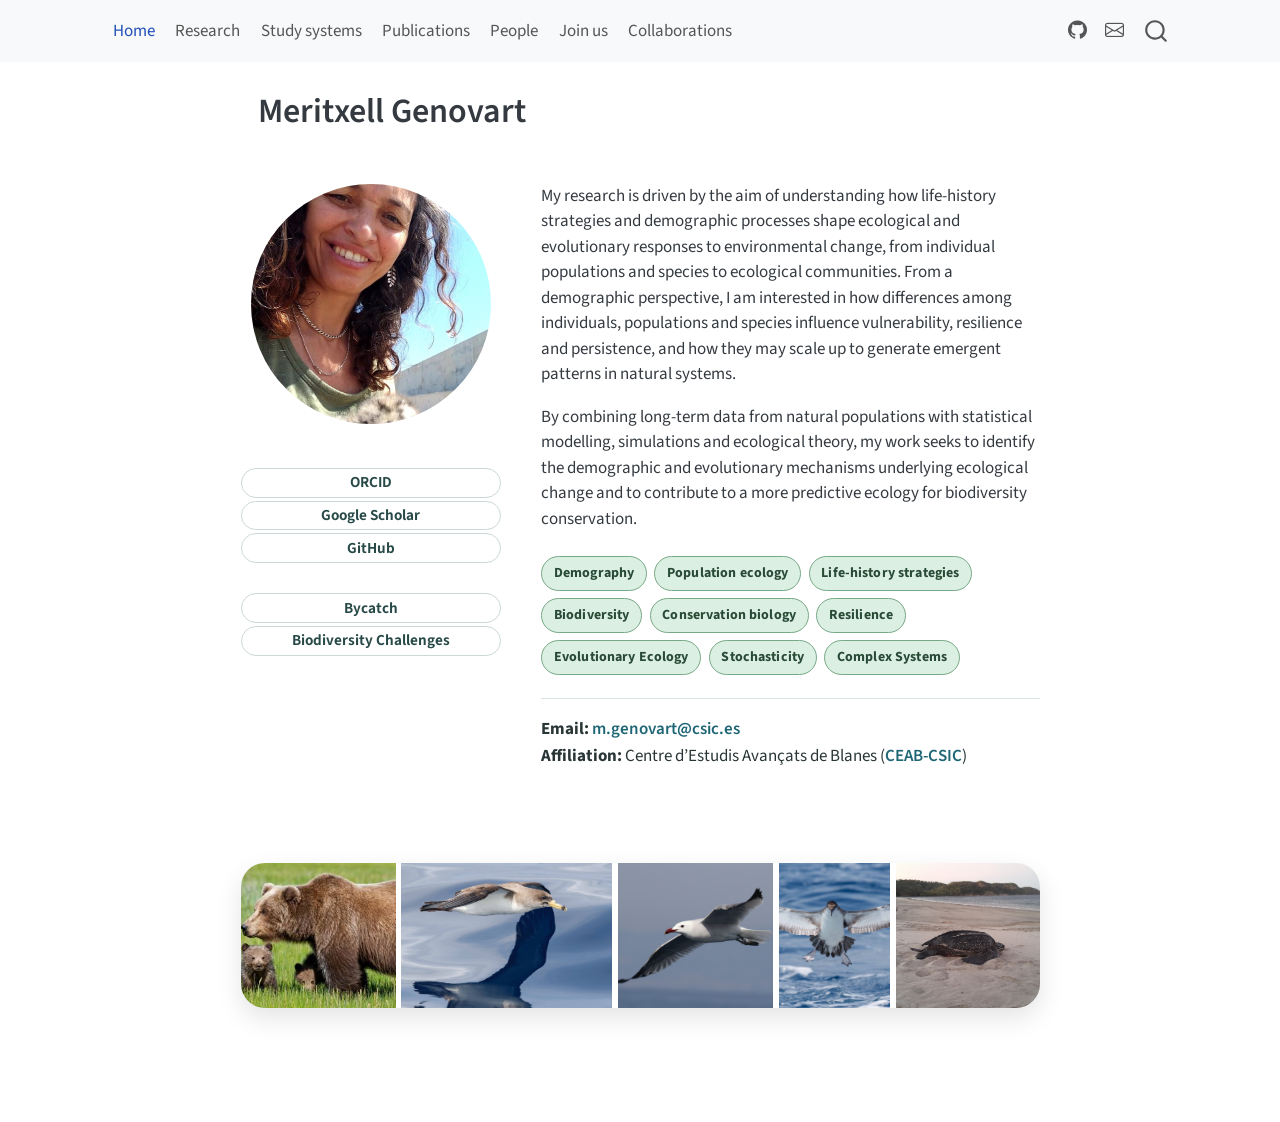
<file: docs/index.html>
<!DOCTYPE html>
<html xmlns="http://www.w3.org/1999/xhtml" lang="en" xml:lang="en"><head>

<meta charset="utf-8">
<meta name="generator" content="quarto-1.9.37">

<meta name="viewport" content="width=device-width, initial-scale=1.0, user-scalable=yes">

<meta name="description" content="Population ecology, demography, life-history evolution and conservation biology.">

<title>Meritxell Genovart</title>
<style>
/* Default styles provided by pandoc.
** See https://pandoc.org/MANUAL.html#variables-for-html for config info.
*/
code{white-space: pre-wrap;}
span.smallcaps{font-variant: small-caps;}
div.columns{display: flex; gap: min(4vw, 1.5em);}
div.column{flex: auto; overflow-x: auto;}
div.hanging-indent{margin-left: 1.5em; text-indent: -1.5em;}
ul.task-list{list-style: none;}
ul.task-list li input[type="checkbox"] {
  width: 0.8em;
  margin: 0 0.8em 0.2em -1em; /* quarto-specific, see https://github.com/quarto-dev/quarto-cli/issues/4556 */ 
  vertical-align: middle;
}
</style>


<script src="site_libs/quarto-nav/quarto-nav.js"></script>
<script src="site_libs/quarto-nav/headroom.min.js"></script>
<script src="site_libs/clipboard/clipboard.min.js"></script>
<script src="site_libs/quarto-search/autocomplete.umd.js"></script>
<script src="site_libs/quarto-search/fuse.min.js"></script>
<script src="site_libs/quarto-search/quarto-search.js"></script>
<meta name="quarto:offset" content="./">
<script src="site_libs/quarto-html/quarto.js" type="module"></script>
<script src="site_libs/quarto-html/tabsets/tabsets.js" type="module"></script>
<script src="site_libs/quarto-html/popper.min.js"></script>
<script src="site_libs/quarto-html/tippy.umd.min.js"></script>
<link href="site_libs/quarto-html/tippy.css" rel="stylesheet">
<link href="site_libs/quarto-html/quarto-syntax-highlighting-7f8f88aac4f3542376d5c11b86a4c14d.css" rel="stylesheet" id="quarto-text-highlighting-styles">
<script src="site_libs/bootstrap/bootstrap.min.js"></script>
<link href="site_libs/bootstrap/bootstrap-icons.css" rel="stylesheet">
<link href="site_libs/bootstrap/bootstrap-a0f9fd0d421825b736dc1bbcbcba2219.min.css" rel="stylesheet" append-hash="true" id="quarto-bootstrap" data-mode="light">
<script id="quarto-search-options" type="application/json">{
  "location": "navbar",
  "copy-button": false,
  "collapse-after": 3,
  "panel-placement": "end",
  "type": "overlay",
  "limit": 50,
  "keyboard-shortcut": [
    "f",
    "/",
    "s"
  ],
  "show-item-context": false,
  "language": {
    "search-no-results-text": "No results",
    "search-matching-documents-text": "matching documents",
    "search-copy-link-title": "Copy link to search",
    "search-hide-matches-text": "Hide additional matches",
    "search-more-match-text": "more match in this document",
    "search-more-matches-text": "more matches in this document",
    "search-clear-button-title": "Clear",
    "search-text-placeholder": "",
    "search-detached-cancel-button-title": "Cancel",
    "search-submit-button-title": "Submit",
    "search-label": "Search"
  }
}</script>
<meta name="google-site-verification" content="0zf3fkTk4G6sEz_txolS93FAiGx9wi9hcuOX6dFUjDs">


<link rel="stylesheet" href="styles.css">
</head>

<body class="nav-fixed fullcontent quarto-light">

<div id="quarto-search-results"></div>
  <header id="quarto-header" class="headroom fixed-top">
    <nav class="navbar navbar-expand-lg " data-bs-theme="dark">
      <div class="navbar-container container-fluid">
            <div id="quarto-search" class="" title="Search"></div>
          <button class="navbar-toggler" type="button" data-bs-toggle="collapse" data-bs-target="#navbarCollapse" aria-controls="navbarCollapse" role="menu" aria-expanded="false" aria-label="Toggle navigation" onclick="if (window.quartoToggleHeadroom) { window.quartoToggleHeadroom(); }">
  <span class="navbar-toggler-icon"></span>
</button>
          <div class="collapse navbar-collapse" id="navbarCollapse">
            <ul class="navbar-nav navbar-nav-scroll me-auto">
  <li class="nav-item">
    <a class="nav-link active" href="./index.html" aria-current="page"> 
<span class="menu-text">Home</span></a>
  </li>  
  <li class="nav-item">
    <a class="nav-link" href="./about.html"> 
<span class="menu-text">Research</span></a>
  </li>  
  <li class="nav-item">
    <a class="nav-link" href="./study-systems.html"> 
<span class="menu-text">Study systems</span></a>
  </li>  
  <li class="nav-item">
    <a class="nav-link" href="./publications.html"> 
<span class="menu-text">Publications</span></a>
  </li>  
  <li class="nav-item">
    <a class="nav-link" href="./people.html"> 
<span class="menu-text">People</span></a>
  </li>  
  <li class="nav-item">
    <a class="nav-link" href="./join-us.html"> 
<span class="menu-text">Join us</span></a>
  </li>  
  <li class="nav-item">
    <a class="nav-link" href="./collaborations.html"> 
<span class="menu-text">Collaborations</span></a>
  </li>  
</ul>
            <ul class="navbar-nav navbar-nav-scroll ms-auto">
  <li class="nav-item compact">
    <a class="nav-link" href="https://github.com/MeritxellGeno"> <i class="bi bi-github" role="img">
</i> 
<span class="menu-text"></span></a>
  </li>  
  <li class="nav-item compact">
    <a class="nav-link" href="mailto:m.genovart@csic.es"> <i class="bi bi-envelope" role="img">
</i> 
<span class="menu-text"></span></a>
  </li>  
</ul>
          </div> <!-- /navcollapse -->
            <div class="quarto-navbar-tools">
</div>
      </div> <!-- /container-fluid -->
    </nav>
</header>
<!-- content -->
<div id="quarto-content" class="quarto-container page-columns page-rows-contents page-layout-article page-navbar">
<!-- sidebar -->
<!-- margin-sidebar -->
    
<!-- main -->
<main class="content" id="quarto-document-content">

<header id="title-block-header" class="quarto-title-block default">
<div class="quarto-title">
<h1 class="title">Meritxell Genovart</h1>
</div>



<div class="quarto-title-meta">

    
  
    
  </div>
  


</header>


<div class="hero-card">
<div class="home-profile">
<div class="profile-sidebar">
<p><img src="images/Genovart_poll.jpg" class="home-photo img-fluid"></p>
<div class="profile-links">
<p><a href="https://orcid.org/0000-0003-2919-1288">ORCID</a></p>
<p><a href="https://scholar.google.es/citations?user=ZOOe0UkAAAAJ&amp;hl=es">Google Scholar</a></p>
<p><a href="https://github.com/MeritxellGeno">GitHub</a></p>
<div style="height: 24px;" aria-hidden="true">

</div>
<p><a href="https://www.bycatch.csic.es/en/">Bycatch</a></p>
<p><a href="https://biodiversitat.csic.es/cat/">Biodiversity Challenges</a></p>
</div>
</div>
<div class="home-text">
<p>My research is driven by the aim of understanding how life-history strategies and demographic processes shape ecological and evolutionary responses to environmental change, from individual populations and species to ecological communities. From a demographic perspective, I am interested in how differences among individuals, populations and species influence vulnerability, resilience and persistence, and how they may scale up to generate emergent patterns in natural systems.</p>
<p>By combining long-term data from natural populations with statistical modelling, simulations and ecological theory, my work seeks to identify the demographic and evolutionary mechanisms underlying ecological change and to contribute to a more predictive ecology for biodiversity conservation.</p>
<div class="research-tags">
<p><span class="research-tag tag-demography">Demography</span> <span class="research-tag tag-population">Population ecology</span> <span class="research-tag tag-lifehistory">Life-history strategies</span> <span class="research-tag tag-biodiversity">Biodiversity</span> <span class="research-tag tag-conservation">Conservation biology</span> <span class="research-tag tag-resilience">Resilience</span> <span class="research-tag tag-evolution">Evolutionary Ecology</span> <span class="research-tag tag-evolution">Stochasticity</span> <span class="research-tag tag-complex">Complex Systems</span></p>
</div>
<div class="contact-info">
<p><strong>Email:</strong> <a href="mailto:m.genovart@csic.es">m.genovart@csic.es</a><br>
<strong>Affiliation:</strong> Centre d’Estudis Avançats de Blanes (<a href="https://www.ceab.csic.es/en/">CEAB-CSIC</a>)</p>
</div>
</div>
</div>
</div>
<div class="home-photo-strip">
<p><img src="images/Species_systems/Daniza.jpg" class="img-fluid"></p>
<p><img src="images/Species_systems/Calonectris.jpg" class="img-fluid"></p>
<p><img src="images/Species_systems/CarlesCarboneres_Corsa.jpeg" class="img-fluid"></p>
<p><img src="images/Species_systems/Puffinus.jpg" class="img-fluid"></p>
<p><img src="images/Species_systems/Baula_Karla.jpg" class="img-fluid"></p>
</div>



</main> <!-- /main -->
<script id="quarto-html-after-body" type="application/javascript">
  window.document.addEventListener("DOMContentLoaded", function (event) {
    const isCodeAnnotation = (el) => {
      for (const clz of el.classList) {
        if (clz.startsWith('code-annotation-')) {                     
          return true;
        }
      }
      return false;
    }
    const onCopySuccess = function(e) {
      // button target
      const button = e.trigger;
      // don't keep focus
      button.blur();
      // flash "checked"
      button.classList.add('code-copy-button-checked');
      var currentTitle = button.getAttribute("title");
      button.setAttribute("title", "Copied!");
      let tooltip;
      if (window.bootstrap) {
        button.setAttribute("data-bs-toggle", "tooltip");
        button.setAttribute("data-bs-placement", "left");
        button.setAttribute("data-bs-title", "Copied!");
        tooltip = new bootstrap.Tooltip(button, 
          { trigger: "manual", 
            customClass: "code-copy-button-tooltip",
            offset: [0, -8]});
        tooltip.show();    
      }
      setTimeout(function() {
        if (tooltip) {
          tooltip.hide();
          button.removeAttribute("data-bs-title");
          button.removeAttribute("data-bs-toggle");
          button.removeAttribute("data-bs-placement");
        }
        button.setAttribute("title", currentTitle);
        button.classList.remove('code-copy-button-checked');
      }, 1000);
      // clear code selection
      e.clearSelection();
    }
    const getTextToCopy = function(trigger) {
      const outerScaffold = trigger.parentElement.cloneNode(true);
      const codeEl = outerScaffold.querySelector('code');
      for (const childEl of codeEl.children) {
        if (isCodeAnnotation(childEl)) {
          childEl.remove();
        }
      }
      return codeEl.innerText;
    }
    const clipboard = new window.ClipboardJS('.code-copy-button:not([data-in-quarto-modal])', {
      text: getTextToCopy
    });
    clipboard.on('success', onCopySuccess);
    if (window.document.getElementById('quarto-embedded-source-code-modal')) {
      const clipboardModal = new window.ClipboardJS('.code-copy-button[data-in-quarto-modal]', {
        text: getTextToCopy,
        container: window.document.getElementById('quarto-embedded-source-code-modal')
      });
      clipboardModal.on('success', onCopySuccess);
    }
      var localhostRegex = new RegExp(/^(?:http|https):\/\/localhost\:?[0-9]*\//);
      var mailtoRegex = new RegExp(/^mailto:/);
        var filterRegex = new RegExp("https:\/\/meritxellgeno\.github\.io");
      var isInternal = (href) => {
          return filterRegex.test(href) || localhostRegex.test(href) || mailtoRegex.test(href);
      }
      // Inspect non-navigation links and adorn them if external
     var links = window.document.querySelectorAll('a[href]:not(.nav-link):not(.navbar-brand):not(.toc-action):not(.sidebar-link):not(.sidebar-item-toggle):not(.pagination-link):not(.no-external):not([aria-hidden]):not(.dropdown-item):not(.quarto-navigation-tool):not(.about-link)');
      for (var i=0; i<links.length; i++) {
        const link = links[i];
        if (!isInternal(link.href)) {
          // undo the damage that might have been done by quarto-nav.js in the case of
          // links that we want to consider external
          if (link.dataset.originalHref !== undefined) {
            link.href = link.dataset.originalHref;
          }
        }
      }
    function tippyHover(el, contentFn, onTriggerFn, onUntriggerFn) {
      const config = {
        allowHTML: true,
        maxWidth: 500,
        delay: 100,
        arrow: false,
        appendTo: function(el) {
            return el.parentElement;
        },
        interactive: true,
        interactiveBorder: 10,
        theme: 'quarto',
        placement: 'bottom-start',
      };
      if (contentFn) {
        config.content = contentFn;
      }
      if (onTriggerFn) {
        config.onTrigger = onTriggerFn;
      }
      if (onUntriggerFn) {
        config.onUntrigger = onUntriggerFn;
      }
      window.tippy(el, config); 
    }
    const noterefs = window.document.querySelectorAll('a[role="doc-noteref"]');
    for (var i=0; i<noterefs.length; i++) {
      const ref = noterefs[i];
      tippyHover(ref, function() {
        // use id or data attribute instead here
        let href = ref.getAttribute('data-footnote-href') || ref.getAttribute('href');
        try { href = new URL(href).hash; } catch {}
        const id = href.replace(/^#\/?/, "");
        const note = window.document.getElementById(id);
        if (note) {
          return note.innerHTML;
        } else {
          return "";
        }
      });
    }
    const xrefs = window.document.querySelectorAll('a.quarto-xref');
    const processXRef = (id, note) => {
      // Strip column container classes
      const stripColumnClz = (el) => {
        el.classList.remove("page-full", "page-columns");
        if (el.children) {
          for (const child of el.children) {
            stripColumnClz(child);
          }
        }
      }
      stripColumnClz(note)
      if (id === null || id.startsWith('sec-')) {
        // Special case sections, only their first couple elements
        const container = document.createElement("div");
        if (note.children && note.children.length > 2) {
          container.appendChild(note.children[0].cloneNode(true));
          for (let i = 1; i < note.children.length; i++) {
            const child = note.children[i];
            if (child.tagName === "P" && child.innerText === "") {
              continue;
            } else {
              container.appendChild(child.cloneNode(true));
              break;
            }
          }
          if (window.Quarto?.typesetMath) {
            window.Quarto.typesetMath(container);
          }
          return container.innerHTML
        } else {
          if (window.Quarto?.typesetMath) {
            window.Quarto.typesetMath(note);
          }
          return note.innerHTML;
        }
      } else {
        // Remove any anchor links if they are present
        const anchorLink = note.querySelector('a.anchorjs-link');
        if (anchorLink) {
          anchorLink.remove();
        }
        if (window.Quarto?.typesetMath) {
          window.Quarto.typesetMath(note);
        }
        if (note.classList.contains("callout")) {
          return note.outerHTML;
        } else {
          return note.innerHTML;
        }
      }
    }
    for (var i=0; i<xrefs.length; i++) {
      const xref = xrefs[i];
      tippyHover(xref, undefined, function(instance) {
        instance.disable();
        let url = xref.getAttribute('href');
        let hash = undefined; 
        if (url.startsWith('#')) {
          hash = url;
        } else {
          try { hash = new URL(url).hash; } catch {}
        }
        if (hash) {
          const id = hash.replace(/^#\/?/, "");
          const note = window.document.getElementById(id);
          if (note !== null) {
            try {
              const html = processXRef(id, note.cloneNode(true));
              instance.setContent(html);
            } finally {
              instance.enable();
              instance.show();
            }
          } else {
            // See if we can fetch this
            fetch(url.split('#')[0])
            .then(res => res.text())
            .then(html => {
              const parser = new DOMParser();
              const htmlDoc = parser.parseFromString(html, "text/html");
              const note = htmlDoc.getElementById(id);
              if (note !== null) {
                const html = processXRef(id, note);
                instance.setContent(html);
              } 
            }).finally(() => {
              instance.enable();
              instance.show();
            });
          }
        } else {
          // See if we can fetch a full url (with no hash to target)
          // This is a special case and we should probably do some content thinning / targeting
          fetch(url)
          .then(res => res.text())
          .then(html => {
            const parser = new DOMParser();
            const htmlDoc = parser.parseFromString(html, "text/html");
            const note = htmlDoc.querySelector('main.content');
            if (note !== null) {
              // This should only happen for chapter cross references
              // (since there is no id in the URL)
              // remove the first header
              if (note.children.length > 0 && note.children[0].tagName === "HEADER") {
                note.children[0].remove();
              }
              const html = processXRef(null, note);
              instance.setContent(html);
            } 
          }).finally(() => {
            instance.enable();
            instance.show();
          });
        }
      }, function(instance) {
      });
    }
        let selectedAnnoteEl;
        const selectorForAnnotation = ( cell, annotation) => {
          let cellAttr = 'data-code-cell="' + cell + '"';
          let lineAttr = 'data-code-annotation="' +  annotation + '"';
          const selector = 'span[' + cellAttr + '][' + lineAttr + ']';
          return selector;
        }
        const selectCodeLines = (annoteEl) => {
          const doc = window.document;
          const targetCell = annoteEl.getAttribute("data-target-cell");
          const targetAnnotation = annoteEl.getAttribute("data-target-annotation");
          const annoteSpan = window.document.querySelector(selectorForAnnotation(targetCell, targetAnnotation));
          const lines = annoteSpan.getAttribute("data-code-lines").split(",");
          const lineIds = lines.map((line) => {
            return targetCell + "-" + line;
          })
          let top = null;
          let height = null;
          let parent = null;
          if (lineIds.length > 0) {
              //compute the position of the single el (top and bottom and make a div)
              const el = window.document.getElementById(lineIds[0]);
              top = el.offsetTop;
              height = el.offsetHeight;
              parent = el.parentElement.parentElement;
            if (lineIds.length > 1) {
              const lastEl = window.document.getElementById(lineIds[lineIds.length - 1]);
              const bottom = lastEl.offsetTop + lastEl.offsetHeight;
              height = bottom - top;
            }
            if (top !== null && height !== null && parent !== null) {
              // cook up a div (if necessary) and position it 
              let div = window.document.getElementById("code-annotation-line-highlight");
              if (div === null) {
                div = window.document.createElement("div");
                div.setAttribute("id", "code-annotation-line-highlight");
                div.style.position = 'absolute';
                parent.appendChild(div);
              }
              div.style.top = top - 2 + "px";
              div.style.height = height + 4 + "px";
              div.style.left = 0;
              let gutterDiv = window.document.getElementById("code-annotation-line-highlight-gutter");
              if (gutterDiv === null) {
                gutterDiv = window.document.createElement("div");
                gutterDiv.setAttribute("id", "code-annotation-line-highlight-gutter");
                gutterDiv.style.position = 'absolute';
                const codeCell = window.document.getElementById(targetCell);
                const gutter = codeCell.querySelector('.code-annotation-gutter');
                gutter.appendChild(gutterDiv);
              }
              gutterDiv.style.top = top - 2 + "px";
              gutterDiv.style.height = height + 4 + "px";
            }
            selectedAnnoteEl = annoteEl;
          }
        };
        const unselectCodeLines = () => {
          const elementsIds = ["code-annotation-line-highlight", "code-annotation-line-highlight-gutter"];
          elementsIds.forEach((elId) => {
            const div = window.document.getElementById(elId);
            if (div) {
              div.remove();
            }
          });
          selectedAnnoteEl = undefined;
        };
          // Handle positioning of the toggle
      window.addEventListener(
        "resize",
        throttle(() => {
          elRect = undefined;
          if (selectedAnnoteEl) {
            selectCodeLines(selectedAnnoteEl);
          }
        }, 10)
      );
      function throttle(fn, ms) {
      let throttle = false;
      let timer;
        return (...args) => {
          if(!throttle) { // first call gets through
              fn.apply(this, args);
              throttle = true;
          } else { // all the others get throttled
              if(timer) clearTimeout(timer); // cancel #2
              timer = setTimeout(() => {
                fn.apply(this, args);
                timer = throttle = false;
              }, ms);
          }
        };
      }
        // Attach click handler to the DT
        const annoteDls = window.document.querySelectorAll('dt[data-target-cell]');
        for (const annoteDlNode of annoteDls) {
          annoteDlNode.addEventListener('click', (event) => {
            const clickedEl = event.target;
            if (clickedEl !== selectedAnnoteEl) {
              unselectCodeLines();
              const activeEl = window.document.querySelector('dt[data-target-cell].code-annotation-active');
              if (activeEl) {
                activeEl.classList.remove('code-annotation-active');
              }
              selectCodeLines(clickedEl);
              clickedEl.classList.add('code-annotation-active');
            } else {
              // Unselect the line
              unselectCodeLines();
              clickedEl.classList.remove('code-annotation-active');
            }
          });
        }
    const findCites = (el) => {
      const parentEl = el.parentElement;
      if (parentEl) {
        const cites = parentEl.dataset.cites;
        if (cites) {
          return {
            el,
            cites: cites.split(' ')
          };
        } else {
          return findCites(el.parentElement)
        }
      } else {
        return undefined;
      }
    };
    var bibliorefs = window.document.querySelectorAll('a[role="doc-biblioref"]');
    for (var i=0; i<bibliorefs.length; i++) {
      const ref = bibliorefs[i];
      const citeInfo = findCites(ref);
      if (citeInfo) {
        tippyHover(citeInfo.el, function() {
          var popup = window.document.createElement('div');
          citeInfo.cites.forEach(function(cite) {
            var citeDiv = window.document.createElement('div');
            citeDiv.classList.add('hanging-indent');
            citeDiv.classList.add('csl-entry');
            var biblioDiv = window.document.getElementById('ref-' + cite);
            if (biblioDiv) {
              citeDiv.innerHTML = biblioDiv.innerHTML;
            }
            popup.appendChild(citeDiv);
          });
          return popup.innerHTML;
        });
      }
    }
  });
  </script>
</div> <!-- /content -->




</body></html>
</file>
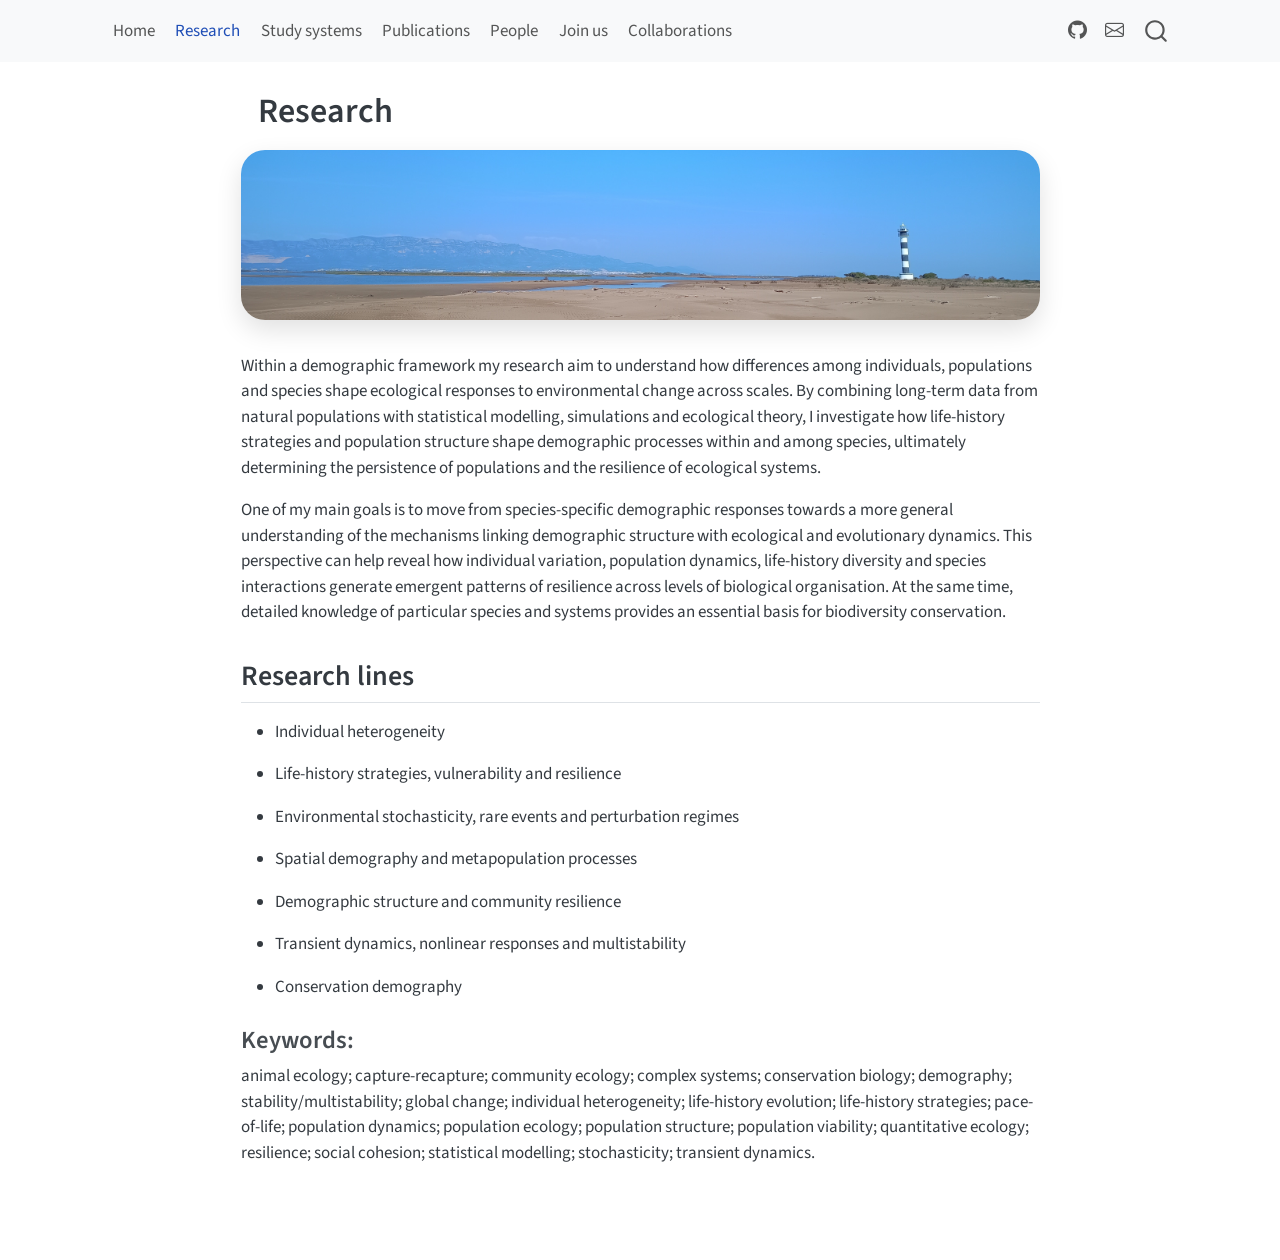
<file: docs/about.html>
<!DOCTYPE html>
<html xmlns="http://www.w3.org/1999/xhtml" lang="en" xml:lang="en"><head>

<meta charset="utf-8">
<meta name="generator" content="quarto-1.9.37">

<meta name="viewport" content="width=device-width, initial-scale=1.0, user-scalable=yes">

<meta name="description" content="Research interests of Meritxell Genovart in population ecology, demography, life-history strategies, community ecology and conservation biology.">

<title>Research – Meritxell Genovart</title>
<style>
/* Default styles provided by pandoc.
** See https://pandoc.org/MANUAL.html#variables-for-html for config info.
*/
code{white-space: pre-wrap;}
span.smallcaps{font-variant: small-caps;}
div.columns{display: flex; gap: min(4vw, 1.5em);}
div.column{flex: auto; overflow-x: auto;}
div.hanging-indent{margin-left: 1.5em; text-indent: -1.5em;}
ul.task-list{list-style: none;}
ul.task-list li input[type="checkbox"] {
  width: 0.8em;
  margin: 0 0.8em 0.2em -1em; /* quarto-specific, see https://github.com/quarto-dev/quarto-cli/issues/4556 */ 
  vertical-align: middle;
}
</style>


<script src="site_libs/quarto-nav/quarto-nav.js"></script>
<script src="site_libs/quarto-nav/headroom.min.js"></script>
<script src="site_libs/clipboard/clipboard.min.js"></script>
<script src="site_libs/quarto-search/autocomplete.umd.js"></script>
<script src="site_libs/quarto-search/fuse.min.js"></script>
<script src="site_libs/quarto-search/quarto-search.js"></script>
<meta name="quarto:offset" content="./">
<script src="site_libs/quarto-html/quarto.js" type="module"></script>
<script src="site_libs/quarto-html/tabsets/tabsets.js" type="module"></script>
<script src="site_libs/quarto-html/popper.min.js"></script>
<script src="site_libs/quarto-html/tippy.umd.min.js"></script>
<link href="site_libs/quarto-html/tippy.css" rel="stylesheet">
<link href="site_libs/quarto-html/quarto-syntax-highlighting-7f8f88aac4f3542376d5c11b86a4c14d.css" rel="stylesheet" id="quarto-text-highlighting-styles">
<script src="site_libs/bootstrap/bootstrap.min.js"></script>
<link href="site_libs/bootstrap/bootstrap-icons.css" rel="stylesheet">
<link href="site_libs/bootstrap/bootstrap-a0f9fd0d421825b736dc1bbcbcba2219.min.css" rel="stylesheet" append-hash="true" id="quarto-bootstrap" data-mode="light">
<script id="quarto-search-options" type="application/json">{
  "location": "navbar",
  "copy-button": false,
  "collapse-after": 3,
  "panel-placement": "end",
  "type": "overlay",
  "limit": 50,
  "keyboard-shortcut": [
    "f",
    "/",
    "s"
  ],
  "show-item-context": false,
  "language": {
    "search-no-results-text": "No results",
    "search-matching-documents-text": "matching documents",
    "search-copy-link-title": "Copy link to search",
    "search-hide-matches-text": "Hide additional matches",
    "search-more-match-text": "more match in this document",
    "search-more-matches-text": "more matches in this document",
    "search-clear-button-title": "Clear",
    "search-text-placeholder": "",
    "search-detached-cancel-button-title": "Cancel",
    "search-submit-button-title": "Submit",
    "search-label": "Search"
  }
}</script>
<meta name="google-site-verification" content="0zf3fkTk4G6sEz_txolS93FAiGx9wi9hcuOX6dFUjDs">


<link rel="stylesheet" href="styles.css">
</head>

<body class="nav-fixed fullcontent quarto-light">

<div id="quarto-search-results"></div>
  <header id="quarto-header" class="headroom fixed-top">
    <nav class="navbar navbar-expand-lg " data-bs-theme="dark">
      <div class="navbar-container container-fluid">
            <div id="quarto-search" class="" title="Search"></div>
          <button class="navbar-toggler" type="button" data-bs-toggle="collapse" data-bs-target="#navbarCollapse" aria-controls="navbarCollapse" role="menu" aria-expanded="false" aria-label="Toggle navigation" onclick="if (window.quartoToggleHeadroom) { window.quartoToggleHeadroom(); }">
  <span class="navbar-toggler-icon"></span>
</button>
          <div class="collapse navbar-collapse" id="navbarCollapse">
            <ul class="navbar-nav navbar-nav-scroll me-auto">
  <li class="nav-item">
    <a class="nav-link" href="./index.html"> 
<span class="menu-text">Home</span></a>
  </li>  
  <li class="nav-item">
    <a class="nav-link active" href="./about.html" aria-current="page"> 
<span class="menu-text">Research</span></a>
  </li>  
  <li class="nav-item">
    <a class="nav-link" href="./study-systems.html"> 
<span class="menu-text">Study systems</span></a>
  </li>  
  <li class="nav-item">
    <a class="nav-link" href="./publications.html"> 
<span class="menu-text">Publications</span></a>
  </li>  
  <li class="nav-item">
    <a class="nav-link" href="./people.html"> 
<span class="menu-text">People</span></a>
  </li>  
  <li class="nav-item">
    <a class="nav-link" href="./join-us.html"> 
<span class="menu-text">Join us</span></a>
  </li>  
  <li class="nav-item">
    <a class="nav-link" href="./collaborations.html"> 
<span class="menu-text">Collaborations</span></a>
  </li>  
</ul>
            <ul class="navbar-nav navbar-nav-scroll ms-auto">
  <li class="nav-item compact">
    <a class="nav-link" href="https://github.com/MeritxellGeno"> <i class="bi bi-github" role="img">
</i> 
<span class="menu-text"></span></a>
  </li>  
  <li class="nav-item compact">
    <a class="nav-link" href="mailto:m.genovart@csic.es"> <i class="bi bi-envelope" role="img">
</i> 
<span class="menu-text"></span></a>
  </li>  
</ul>
          </div> <!-- /navcollapse -->
            <div class="quarto-navbar-tools">
</div>
      </div> <!-- /container-fluid -->
    </nav>
</header>
<!-- content -->
<div id="quarto-content" class="quarto-container page-columns page-rows-contents page-layout-article page-navbar">
<!-- sidebar -->
<!-- margin-sidebar -->
    
<!-- main -->
<main class="content" id="quarto-document-content">

<header id="title-block-header" class="quarto-title-block default">
<div class="quarto-title">
<h1 class="title">Research</h1>
</div>



<div class="quarto-title-meta">

    
  
    
  </div>
  


</header>


<div class="page-banner">
<p><img src="images/banners/Far_banya.jpg" class="page-banner-img img-fluid"></p>
</div>
<p>Within a demographic framework my research aim to understand how differences among individuals, populations and species shape ecological responses to environmental change across scales. By combining long-term data from natural populations with statistical modelling, simulations and ecological theory, I investigate how life-history strategies and population structure shape demographic processes within and among species, ultimately determining the persistence of populations and the resilience of ecological systems.</p>
<p>One of my main goals is to move from species-specific demographic responses towards a more general understanding of the mechanisms linking demographic structure with ecological and evolutionary dynamics. This perspective can help reveal how individual variation, population dynamics, life-history diversity and species interactions generate emergent patterns of resilience across levels of biological organisation. At the same time, detailed knowledge of particular species and systems provides an essential basis for biodiversity conservation.</p>
<section id="research-lines" class="level2">
<h2 data-anchor-id="research-lines">Research lines</h2>
<div class="research-lines">
<ul>
<li><p>Individual heterogeneity <!-- — consequences of individual quality, behavioural variation, personality, social cohesion and other sources of heterogeneity for survival, reproduction and population dynamics. --></p></li>
<li><p>Life-history strategies, vulnerability and resilience <!-- — links between life-history variation, the fast–slow continuum, demographic buffering, demographic compensation and species-specific responses to environmental change. --></p></li>
<li><p>Environmental stochasticity, rare events and perturbation regimes <!-- — demographic and population-level consequences of temporal variability, extreme events, catastrophes and anthropogenic impacts. --></p></li>
<li><p>Spatial demography and metapopulation processes <!-- — dispersal, prospection, connectivity, source-sink dynamics, colonisation-extinction turnover and spatial structure in natural populations. --></p></li>
<li><p>Demographic structure and community resilience <!-- — extension of demographic and life-history theory to ecological communities, with emphasis on how population structure, species composition and life-history diversity shape emergent responses to perturbations. --></p></li>
<li><p>Transient dynamics, nonlinear responses and multistability <!-- — Complex ecological dynamics.transient dynamics, nonlinear responses, stability, resilience, tipping points, regime shifts and critical transitions in ecological systems. --></p></li>
<li><p>Conservation demography <!-- — application of demographic models, long-term individual-based data and population viability analyses to conservation problems, particularly in seabirds, marine megafauna and other threatened taxa. --></p></li>
</ul>
</div>
<section id="keywords" class="level3">
<h3 data-anchor-id="keywords">Keywords:</h3>
<p>animal ecology; capture-recapture; community ecology; complex systems; conservation biology; demography; stability/multistability; global change; individual heterogeneity; life-history evolution; life-history strategies; pace-of-life; population dynamics; population ecology; population structure; population viability; quantitative ecology; resilience; social cohesion; statistical modelling; stochasticity; transient dynamics.</p>


</section>
</section>

</main> <!-- /main -->
<script id="quarto-html-after-body" type="application/javascript">
  window.document.addEventListener("DOMContentLoaded", function (event) {
    const isCodeAnnotation = (el) => {
      for (const clz of el.classList) {
        if (clz.startsWith('code-annotation-')) {                     
          return true;
        }
      }
      return false;
    }
    const onCopySuccess = function(e) {
      // button target
      const button = e.trigger;
      // don't keep focus
      button.blur();
      // flash "checked"
      button.classList.add('code-copy-button-checked');
      var currentTitle = button.getAttribute("title");
      button.setAttribute("title", "Copied!");
      let tooltip;
      if (window.bootstrap) {
        button.setAttribute("data-bs-toggle", "tooltip");
        button.setAttribute("data-bs-placement", "left");
        button.setAttribute("data-bs-title", "Copied!");
        tooltip = new bootstrap.Tooltip(button, 
          { trigger: "manual", 
            customClass: "code-copy-button-tooltip",
            offset: [0, -8]});
        tooltip.show();    
      }
      setTimeout(function() {
        if (tooltip) {
          tooltip.hide();
          button.removeAttribute("data-bs-title");
          button.removeAttribute("data-bs-toggle");
          button.removeAttribute("data-bs-placement");
        }
        button.setAttribute("title", currentTitle);
        button.classList.remove('code-copy-button-checked');
      }, 1000);
      // clear code selection
      e.clearSelection();
    }
    const getTextToCopy = function(trigger) {
      const outerScaffold = trigger.parentElement.cloneNode(true);
      const codeEl = outerScaffold.querySelector('code');
      for (const childEl of codeEl.children) {
        if (isCodeAnnotation(childEl)) {
          childEl.remove();
        }
      }
      return codeEl.innerText;
    }
    const clipboard = new window.ClipboardJS('.code-copy-button:not([data-in-quarto-modal])', {
      text: getTextToCopy
    });
    clipboard.on('success', onCopySuccess);
    if (window.document.getElementById('quarto-embedded-source-code-modal')) {
      const clipboardModal = new window.ClipboardJS('.code-copy-button[data-in-quarto-modal]', {
        text: getTextToCopy,
        container: window.document.getElementById('quarto-embedded-source-code-modal')
      });
      clipboardModal.on('success', onCopySuccess);
    }
      var localhostRegex = new RegExp(/^(?:http|https):\/\/localhost\:?[0-9]*\//);
      var mailtoRegex = new RegExp(/^mailto:/);
        var filterRegex = new RegExp("https:\/\/meritxellgeno\.github\.io");
      var isInternal = (href) => {
          return filterRegex.test(href) || localhostRegex.test(href) || mailtoRegex.test(href);
      }
      // Inspect non-navigation links and adorn them if external
     var links = window.document.querySelectorAll('a[href]:not(.nav-link):not(.navbar-brand):not(.toc-action):not(.sidebar-link):not(.sidebar-item-toggle):not(.pagination-link):not(.no-external):not([aria-hidden]):not(.dropdown-item):not(.quarto-navigation-tool):not(.about-link)');
      for (var i=0; i<links.length; i++) {
        const link = links[i];
        if (!isInternal(link.href)) {
          // undo the damage that might have been done by quarto-nav.js in the case of
          // links that we want to consider external
          if (link.dataset.originalHref !== undefined) {
            link.href = link.dataset.originalHref;
          }
        }
      }
    function tippyHover(el, contentFn, onTriggerFn, onUntriggerFn) {
      const config = {
        allowHTML: true,
        maxWidth: 500,
        delay: 100,
        arrow: false,
        appendTo: function(el) {
            return el.parentElement;
        },
        interactive: true,
        interactiveBorder: 10,
        theme: 'quarto',
        placement: 'bottom-start',
      };
      if (contentFn) {
        config.content = contentFn;
      }
      if (onTriggerFn) {
        config.onTrigger = onTriggerFn;
      }
      if (onUntriggerFn) {
        config.onUntrigger = onUntriggerFn;
      }
      window.tippy(el, config); 
    }
    const noterefs = window.document.querySelectorAll('a[role="doc-noteref"]');
    for (var i=0; i<noterefs.length; i++) {
      const ref = noterefs[i];
      tippyHover(ref, function() {
        // use id or data attribute instead here
        let href = ref.getAttribute('data-footnote-href') || ref.getAttribute('href');
        try { href = new URL(href).hash; } catch {}
        const id = href.replace(/^#\/?/, "");
        const note = window.document.getElementById(id);
        if (note) {
          return note.innerHTML;
        } else {
          return "";
        }
      });
    }
    const xrefs = window.document.querySelectorAll('a.quarto-xref');
    const processXRef = (id, note) => {
      // Strip column container classes
      const stripColumnClz = (el) => {
        el.classList.remove("page-full", "page-columns");
        if (el.children) {
          for (const child of el.children) {
            stripColumnClz(child);
          }
        }
      }
      stripColumnClz(note)
      if (id === null || id.startsWith('sec-')) {
        // Special case sections, only their first couple elements
        const container = document.createElement("div");
        if (note.children && note.children.length > 2) {
          container.appendChild(note.children[0].cloneNode(true));
          for (let i = 1; i < note.children.length; i++) {
            const child = note.children[i];
            if (child.tagName === "P" && child.innerText === "") {
              continue;
            } else {
              container.appendChild(child.cloneNode(true));
              break;
            }
          }
          if (window.Quarto?.typesetMath) {
            window.Quarto.typesetMath(container);
          }
          return container.innerHTML
        } else {
          if (window.Quarto?.typesetMath) {
            window.Quarto.typesetMath(note);
          }
          return note.innerHTML;
        }
      } else {
        // Remove any anchor links if they are present
        const anchorLink = note.querySelector('a.anchorjs-link');
        if (anchorLink) {
          anchorLink.remove();
        }
        if (window.Quarto?.typesetMath) {
          window.Quarto.typesetMath(note);
        }
        if (note.classList.contains("callout")) {
          return note.outerHTML;
        } else {
          return note.innerHTML;
        }
      }
    }
    for (var i=0; i<xrefs.length; i++) {
      const xref = xrefs[i];
      tippyHover(xref, undefined, function(instance) {
        instance.disable();
        let url = xref.getAttribute('href');
        let hash = undefined; 
        if (url.startsWith('#')) {
          hash = url;
        } else {
          try { hash = new URL(url).hash; } catch {}
        }
        if (hash) {
          const id = hash.replace(/^#\/?/, "");
          const note = window.document.getElementById(id);
          if (note !== null) {
            try {
              const html = processXRef(id, note.cloneNode(true));
              instance.setContent(html);
            } finally {
              instance.enable();
              instance.show();
            }
          } else {
            // See if we can fetch this
            fetch(url.split('#')[0])
            .then(res => res.text())
            .then(html => {
              const parser = new DOMParser();
              const htmlDoc = parser.parseFromString(html, "text/html");
              const note = htmlDoc.getElementById(id);
              if (note !== null) {
                const html = processXRef(id, note);
                instance.setContent(html);
              } 
            }).finally(() => {
              instance.enable();
              instance.show();
            });
          }
        } else {
          // See if we can fetch a full url (with no hash to target)
          // This is a special case and we should probably do some content thinning / targeting
          fetch(url)
          .then(res => res.text())
          .then(html => {
            const parser = new DOMParser();
            const htmlDoc = parser.parseFromString(html, "text/html");
            const note = htmlDoc.querySelector('main.content');
            if (note !== null) {
              // This should only happen for chapter cross references
              // (since there is no id in the URL)
              // remove the first header
              if (note.children.length > 0 && note.children[0].tagName === "HEADER") {
                note.children[0].remove();
              }
              const html = processXRef(null, note);
              instance.setContent(html);
            } 
          }).finally(() => {
            instance.enable();
            instance.show();
          });
        }
      }, function(instance) {
      });
    }
        let selectedAnnoteEl;
        const selectorForAnnotation = ( cell, annotation) => {
          let cellAttr = 'data-code-cell="' + cell + '"';
          let lineAttr = 'data-code-annotation="' +  annotation + '"';
          const selector = 'span[' + cellAttr + '][' + lineAttr + ']';
          return selector;
        }
        const selectCodeLines = (annoteEl) => {
          const doc = window.document;
          const targetCell = annoteEl.getAttribute("data-target-cell");
          const targetAnnotation = annoteEl.getAttribute("data-target-annotation");
          const annoteSpan = window.document.querySelector(selectorForAnnotation(targetCell, targetAnnotation));
          const lines = annoteSpan.getAttribute("data-code-lines").split(",");
          const lineIds = lines.map((line) => {
            return targetCell + "-" + line;
          })
          let top = null;
          let height = null;
          let parent = null;
          if (lineIds.length > 0) {
              //compute the position of the single el (top and bottom and make a div)
              const el = window.document.getElementById(lineIds[0]);
              top = el.offsetTop;
              height = el.offsetHeight;
              parent = el.parentElement.parentElement;
            if (lineIds.length > 1) {
              const lastEl = window.document.getElementById(lineIds[lineIds.length - 1]);
              const bottom = lastEl.offsetTop + lastEl.offsetHeight;
              height = bottom - top;
            }
            if (top !== null && height !== null && parent !== null) {
              // cook up a div (if necessary) and position it 
              let div = window.document.getElementById("code-annotation-line-highlight");
              if (div === null) {
                div = window.document.createElement("div");
                div.setAttribute("id", "code-annotation-line-highlight");
                div.style.position = 'absolute';
                parent.appendChild(div);
              }
              div.style.top = top - 2 + "px";
              div.style.height = height + 4 + "px";
              div.style.left = 0;
              let gutterDiv = window.document.getElementById("code-annotation-line-highlight-gutter");
              if (gutterDiv === null) {
                gutterDiv = window.document.createElement("div");
                gutterDiv.setAttribute("id", "code-annotation-line-highlight-gutter");
                gutterDiv.style.position = 'absolute';
                const codeCell = window.document.getElementById(targetCell);
                const gutter = codeCell.querySelector('.code-annotation-gutter');
                gutter.appendChild(gutterDiv);
              }
              gutterDiv.style.top = top - 2 + "px";
              gutterDiv.style.height = height + 4 + "px";
            }
            selectedAnnoteEl = annoteEl;
          }
        };
        const unselectCodeLines = () => {
          const elementsIds = ["code-annotation-line-highlight", "code-annotation-line-highlight-gutter"];
          elementsIds.forEach((elId) => {
            const div = window.document.getElementById(elId);
            if (div) {
              div.remove();
            }
          });
          selectedAnnoteEl = undefined;
        };
          // Handle positioning of the toggle
      window.addEventListener(
        "resize",
        throttle(() => {
          elRect = undefined;
          if (selectedAnnoteEl) {
            selectCodeLines(selectedAnnoteEl);
          }
        }, 10)
      );
      function throttle(fn, ms) {
      let throttle = false;
      let timer;
        return (...args) => {
          if(!throttle) { // first call gets through
              fn.apply(this, args);
              throttle = true;
          } else { // all the others get throttled
              if(timer) clearTimeout(timer); // cancel #2
              timer = setTimeout(() => {
                fn.apply(this, args);
                timer = throttle = false;
              }, ms);
          }
        };
      }
        // Attach click handler to the DT
        const annoteDls = window.document.querySelectorAll('dt[data-target-cell]');
        for (const annoteDlNode of annoteDls) {
          annoteDlNode.addEventListener('click', (event) => {
            const clickedEl = event.target;
            if (clickedEl !== selectedAnnoteEl) {
              unselectCodeLines();
              const activeEl = window.document.querySelector('dt[data-target-cell].code-annotation-active');
              if (activeEl) {
                activeEl.classList.remove('code-annotation-active');
              }
              selectCodeLines(clickedEl);
              clickedEl.classList.add('code-annotation-active');
            } else {
              // Unselect the line
              unselectCodeLines();
              clickedEl.classList.remove('code-annotation-active');
            }
          });
        }
    const findCites = (el) => {
      const parentEl = el.parentElement;
      if (parentEl) {
        const cites = parentEl.dataset.cites;
        if (cites) {
          return {
            el,
            cites: cites.split(' ')
          };
        } else {
          return findCites(el.parentElement)
        }
      } else {
        return undefined;
      }
    };
    var bibliorefs = window.document.querySelectorAll('a[role="doc-biblioref"]');
    for (var i=0; i<bibliorefs.length; i++) {
      const ref = bibliorefs[i];
      const citeInfo = findCites(ref);
      if (citeInfo) {
        tippyHover(citeInfo.el, function() {
          var popup = window.document.createElement('div');
          citeInfo.cites.forEach(function(cite) {
            var citeDiv = window.document.createElement('div');
            citeDiv.classList.add('hanging-indent');
            citeDiv.classList.add('csl-entry');
            var biblioDiv = window.document.getElementById('ref-' + cite);
            if (biblioDiv) {
              citeDiv.innerHTML = biblioDiv.innerHTML;
            }
            popup.appendChild(citeDiv);
          });
          return popup.innerHTML;
        });
      }
    }
  });
  </script>
</div> <!-- /content -->




</body></html>
</file>
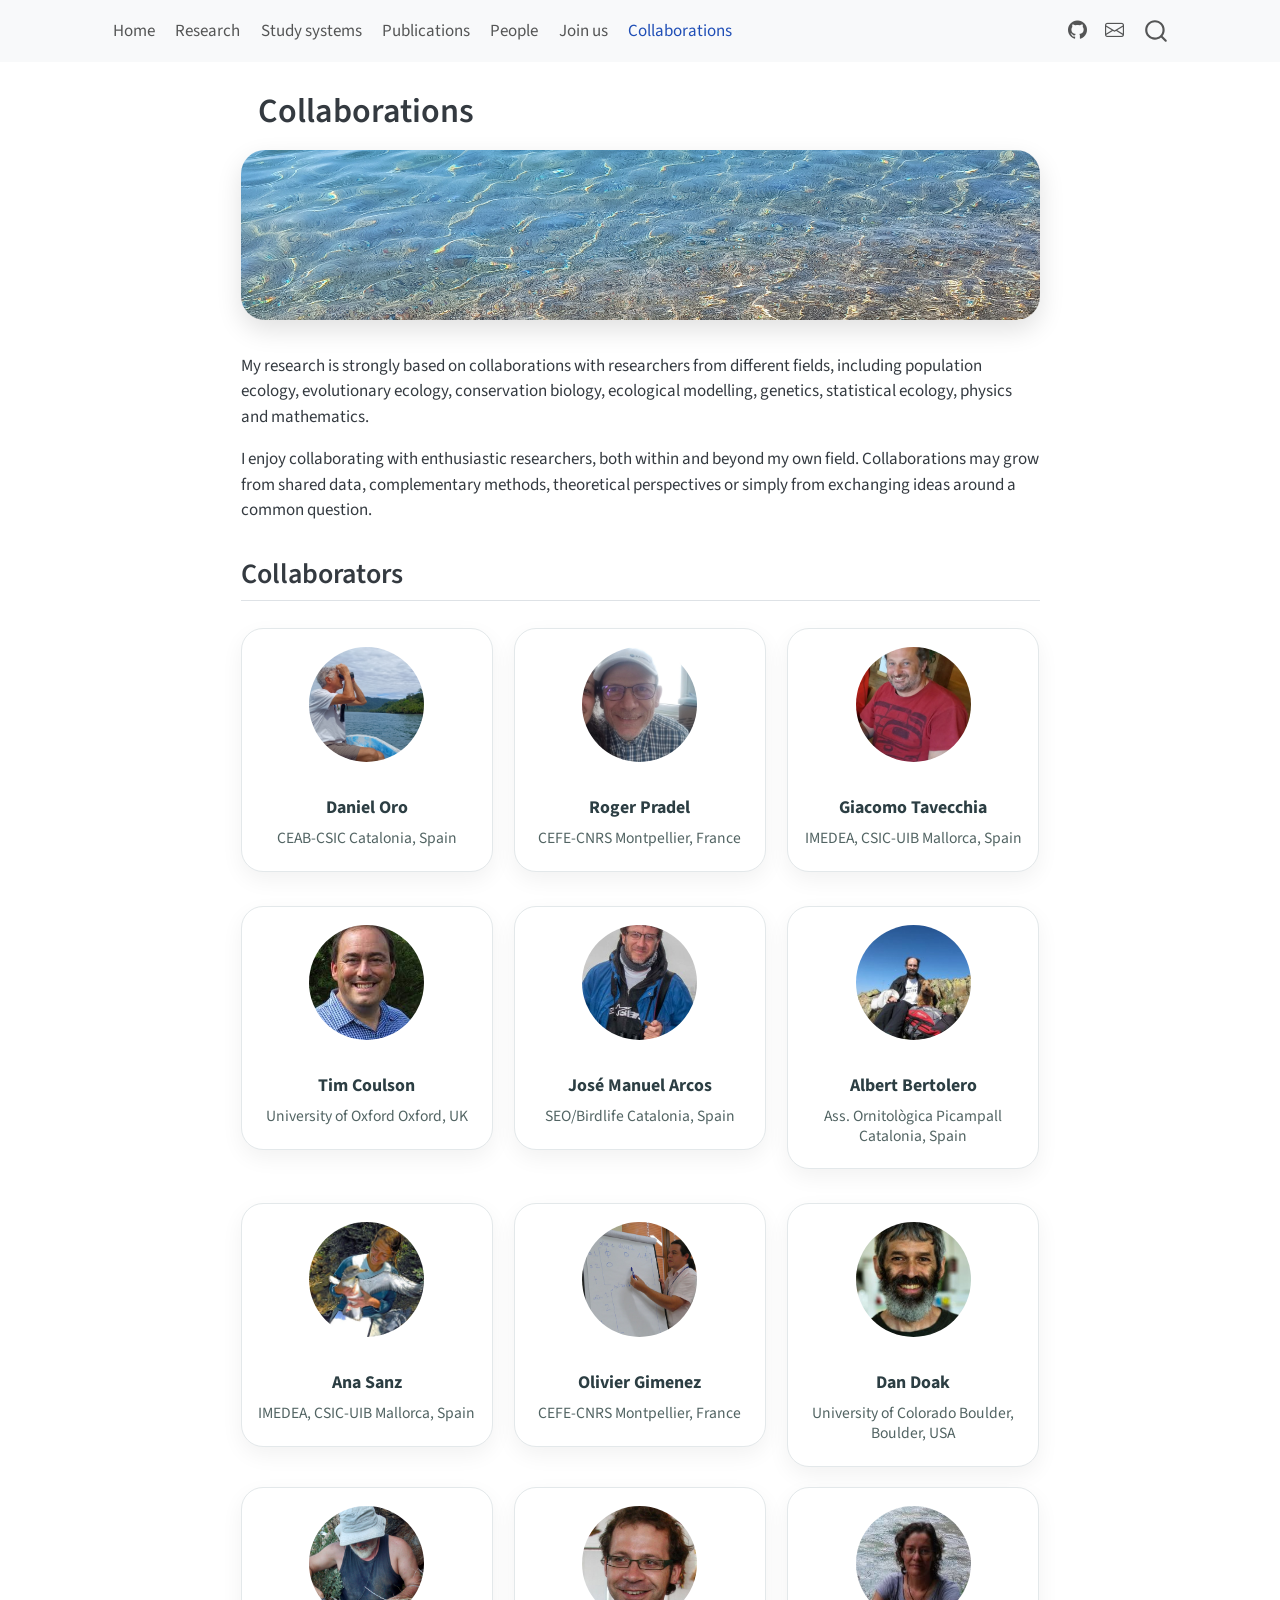
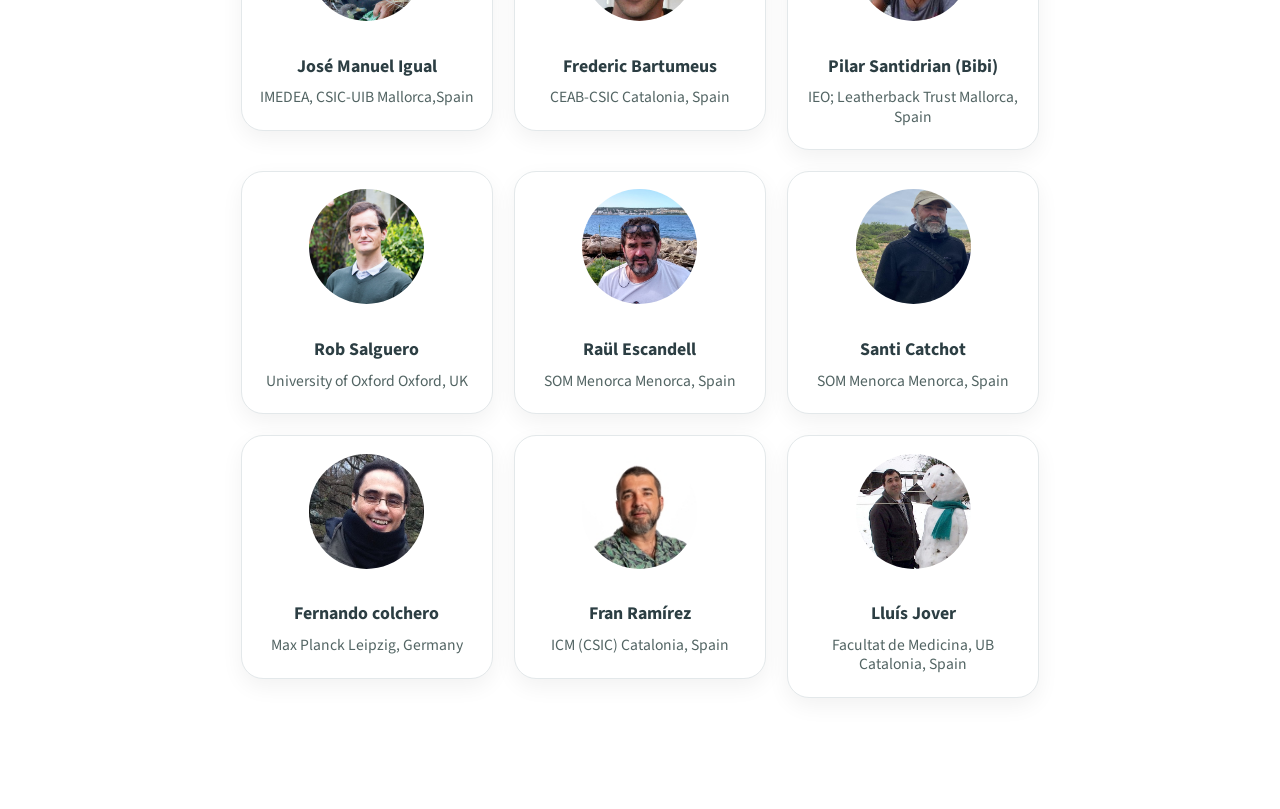
<file: docs/collaborations.html>
<!DOCTYPE html>
<html xmlns="http://www.w3.org/1999/xhtml" lang="en" xml:lang="en"><head>

<meta charset="utf-8">
<meta name="generator" content="quarto-1.9.37">

<meta name="viewport" content="width=device-width, initial-scale=1.0, user-scalable=yes">

<meta name="description" content="Research collaborations and scientific networks of Meritxell Genovart.">

<title>Collaborations – Meritxell Genovart</title>
<style>
/* Default styles provided by pandoc.
** See https://pandoc.org/MANUAL.html#variables-for-html for config info.
*/
code{white-space: pre-wrap;}
span.smallcaps{font-variant: small-caps;}
div.columns{display: flex; gap: min(4vw, 1.5em);}
div.column{flex: auto; overflow-x: auto;}
div.hanging-indent{margin-left: 1.5em; text-indent: -1.5em;}
ul.task-list{list-style: none;}
ul.task-list li input[type="checkbox"] {
  width: 0.8em;
  margin: 0 0.8em 0.2em -1em; /* quarto-specific, see https://github.com/quarto-dev/quarto-cli/issues/4556 */ 
  vertical-align: middle;
}
</style>


<script src="site_libs/quarto-nav/quarto-nav.js"></script>
<script src="site_libs/quarto-nav/headroom.min.js"></script>
<script src="site_libs/clipboard/clipboard.min.js"></script>
<script src="site_libs/quarto-search/autocomplete.umd.js"></script>
<script src="site_libs/quarto-search/fuse.min.js"></script>
<script src="site_libs/quarto-search/quarto-search.js"></script>
<meta name="quarto:offset" content="./">
<script src="site_libs/quarto-html/quarto.js" type="module"></script>
<script src="site_libs/quarto-html/tabsets/tabsets.js" type="module"></script>
<script src="site_libs/quarto-html/popper.min.js"></script>
<script src="site_libs/quarto-html/tippy.umd.min.js"></script>
<link href="site_libs/quarto-html/tippy.css" rel="stylesheet">
<link href="site_libs/quarto-html/quarto-syntax-highlighting-7f8f88aac4f3542376d5c11b86a4c14d.css" rel="stylesheet" id="quarto-text-highlighting-styles">
<script src="site_libs/bootstrap/bootstrap.min.js"></script>
<link href="site_libs/bootstrap/bootstrap-icons.css" rel="stylesheet">
<link href="site_libs/bootstrap/bootstrap-a0f9fd0d421825b736dc1bbcbcba2219.min.css" rel="stylesheet" append-hash="true" id="quarto-bootstrap" data-mode="light">
<script id="quarto-search-options" type="application/json">{
  "location": "navbar",
  "copy-button": false,
  "collapse-after": 3,
  "panel-placement": "end",
  "type": "overlay",
  "limit": 50,
  "keyboard-shortcut": [
    "f",
    "/",
    "s"
  ],
  "show-item-context": false,
  "language": {
    "search-no-results-text": "No results",
    "search-matching-documents-text": "matching documents",
    "search-copy-link-title": "Copy link to search",
    "search-hide-matches-text": "Hide additional matches",
    "search-more-match-text": "more match in this document",
    "search-more-matches-text": "more matches in this document",
    "search-clear-button-title": "Clear",
    "search-text-placeholder": "",
    "search-detached-cancel-button-title": "Cancel",
    "search-submit-button-title": "Submit",
    "search-label": "Search"
  }
}</script>
<meta name="google-site-verification" content="0zf3fkTk4G6sEz_txolS93FAiGx9wi9hcuOX6dFUjDs">


<link rel="stylesheet" href="styles.css">
</head>

<body class="nav-fixed fullcontent quarto-light">

<div id="quarto-search-results"></div>
  <header id="quarto-header" class="headroom fixed-top">
    <nav class="navbar navbar-expand-lg " data-bs-theme="dark">
      <div class="navbar-container container-fluid">
            <div id="quarto-search" class="" title="Search"></div>
          <button class="navbar-toggler" type="button" data-bs-toggle="collapse" data-bs-target="#navbarCollapse" aria-controls="navbarCollapse" role="menu" aria-expanded="false" aria-label="Toggle navigation" onclick="if (window.quartoToggleHeadroom) { window.quartoToggleHeadroom(); }">
  <span class="navbar-toggler-icon"></span>
</button>
          <div class="collapse navbar-collapse" id="navbarCollapse">
            <ul class="navbar-nav navbar-nav-scroll me-auto">
  <li class="nav-item">
    <a class="nav-link" href="./index.html"> 
<span class="menu-text">Home</span></a>
  </li>  
  <li class="nav-item">
    <a class="nav-link" href="./about.html"> 
<span class="menu-text">Research</span></a>
  </li>  
  <li class="nav-item">
    <a class="nav-link" href="./study-systems.html"> 
<span class="menu-text">Study systems</span></a>
  </li>  
  <li class="nav-item">
    <a class="nav-link" href="./publications.html"> 
<span class="menu-text">Publications</span></a>
  </li>  
  <li class="nav-item">
    <a class="nav-link" href="./people.html"> 
<span class="menu-text">People</span></a>
  </li>  
  <li class="nav-item">
    <a class="nav-link" href="./join-us.html"> 
<span class="menu-text">Join us</span></a>
  </li>  
  <li class="nav-item">
    <a class="nav-link active" href="./collaborations.html" aria-current="page"> 
<span class="menu-text">Collaborations</span></a>
  </li>  
</ul>
            <ul class="navbar-nav navbar-nav-scroll ms-auto">
  <li class="nav-item compact">
    <a class="nav-link" href="https://github.com/MeritxellGeno"> <i class="bi bi-github" role="img">
</i> 
<span class="menu-text"></span></a>
  </li>  
  <li class="nav-item compact">
    <a class="nav-link" href="mailto:m.genovart@csic.es"> <i class="bi bi-envelope" role="img">
</i> 
<span class="menu-text"></span></a>
  </li>  
</ul>
          </div> <!-- /navcollapse -->
            <div class="quarto-navbar-tools">
</div>
      </div> <!-- /container-fluid -->
    </nav>
</header>
<!-- content -->
<div id="quarto-content" class="quarto-container page-columns page-rows-contents page-layout-article page-navbar">
<!-- sidebar -->
<!-- margin-sidebar -->
    
<!-- main -->
<main class="content" id="quarto-document-content">

<header id="title-block-header" class="quarto-title-block default">
<div class="quarto-title">
<h1 class="title">Collaborations</h1>
</div>



<div class="quarto-title-meta">

    
  
    
  </div>
  


</header>


<div class="page-banner">
<p><img src="images/banners/mar_3.jpg" class="page-banner-img img-fluid"></p>
</div>
<p>My research is strongly based on collaborations with researchers from different fields, including population ecology, evolutionary ecology, conservation biology, ecological modelling, genetics, statistical ecology, physics and mathematics.</p>
<p>I enjoy collaborating with enthusiastic researchers, both within and beyond my own field. Collaborations may grow from shared data, complementary methods, theoretical perspectives or simply from exchanging ideas around a common question.</p>
<section id="collaborators" class="level2">
<h2 data-anchor-id="collaborators">Collaborators</h2>
<div class="collaborator-grid">
<div class="collaborator-card">
<p><img src="images/collaborators/Dani_1.jpg" class="collaborator-photo img-fluid"></p>
<div class="collaborator-name">
<p>Daniel Oro</p>
</div>
<div class="collaborator-affiliation">
<p>CEAB-CSIC Catalonia, Spain</p>
</div>
</div>
<div class="collaborator-card">
<p><img src="images/collaborators/Roger_jo_sensejo.jpg" class="collaborator-photo img-fluid"></p>
<div class="collaborator-name">
<p>Roger Pradel</p>
</div>
<div class="collaborator-affiliation">
<p>CEFE-CNRS Montpellier, France</p>
</div>
</div>
<div class="collaborator-card">
<p><img src="images/collaborators/Giacomo_2.jpg" class="collaborator-photo img-fluid"></p>
<div class="collaborator-name">
<p>Giacomo Tavecchia</p>
</div>
<div class="collaborator-affiliation">
<p>IMEDEA, CSIC-UIB Mallorca, Spain</p>
</div>
</div>
</div>
<div class="collaborator-grid">
<div class="collaborator-card">
<p><img src="images/collaborators/tim_coulson_2.jpg" class="collaborator-photo img-fluid"></p>
<div class="collaborator-name">
<p>Tim Coulson</p>
</div>
<div class="collaborator-affiliation">
<p>University of Oxford Oxford, UK</p>
</div>
</div>
<div class="collaborator-card">
<p><img src="images/collaborators/Pep.jpg" class="collaborator-photo img-fluid"></p>
<div class="collaborator-name">
<p>José Manuel Arcos</p>
</div>
<div class="collaborator-affiliation">
<p>SEO/Birdlife Catalonia, Spain</p>
</div>
</div>
<div class="collaborator-card">
<p><img src="images/collaborators/Albert_Bertolero.jpg" class="collaborator-photo img-fluid"></p>
<div class="collaborator-name">
<p>Albert Bertolero</p>
</div>
<div class="collaborator-affiliation">
<p>Ass. Ornitològica Picampall Catalonia, Spain</p>
</div>
</div>
</div>
<div class="collaborator-grid">
<div class="collaborator-card">
<p><img src="images/collaborators/Ana Sanz.jpg" class="collaborator-photo img-fluid"></p>
<div class="collaborator-name">
<p>Ana Sanz</p>
</div>
<div class="collaborator-affiliation">
<p>IMEDEA, CSIC-UIB Mallorca, Spain</p>
</div>
</div>
<div class="collaborator-card">
<p><img src="images/collaborators/Olivier Gimenez.jpg" class="collaborator-photo img-fluid"></p>
<div class="collaborator-name">
<p>Olivier Gimenez</p>
</div>
<div class="collaborator-affiliation">
<p>CEFE-CNRS Montpellier, France</p>
</div>
</div>
<div class="collaborator-card">
<p><img src="images/collaborators/dan_doak.jpg" class="collaborator-photo img-fluid"></p>
<div class="collaborator-name">
<p>Dan Doak</p>
</div>
<div class="collaborator-affiliation">
<p>University of Colorado Boulder, Boulder, USA</p>
</div>
</div>
<div class="collaborator-card">
<p><img src="images/collaborators/JM_Igual.jpg" class="collaborator-photo img-fluid"></p>
<div class="collaborator-name">
<p>José Manuel Igual</p>
</div>
<div class="collaborator-affiliation">
<p>IMEDEA, CSIC-UIB Mallorca,Spain</p>
</div>
</div>
<div class="collaborator-card">
<p><img src="images/collaborators/Fede.jpg" class="collaborator-photo img-fluid"></p>
<div class="collaborator-name">
<p>Frederic Bartumeus</p>
</div>
<div class="collaborator-affiliation">
<p>CEAB-CSIC Catalonia, Spain</p>
</div>
</div>
<div class="collaborator-card">
<p><img src="images/collaborators/Bibi.jpg" class="collaborator-photo img-fluid"></p>
<div class="collaborator-name">
<p>Pilar Santidrian (Bibi)</p>
</div>
<div class="collaborator-affiliation">
<p>IEO; Leatherback Trust Mallorca, Spain</p>
</div>
</div>
<div class="collaborator-card">
<p><img src="images/collaborators/Rob Salguero.png" class="collaborator-photo img-fluid"></p>
<div class="collaborator-name">
<p>Rob Salguero</p>
</div>
<div class="collaborator-affiliation">
<p>University of Oxford Oxford, UK</p>
</div>
</div>
<div class="collaborator-card">
<p><img src="images/collaborators/Raul_Escandell.jpg" class="collaborator-photo img-fluid"></p>
<div class="collaborator-name">
<p>Raül Escandell</p>
</div>
<div class="collaborator-affiliation">
<p>SOM Menorca Menorca, Spain</p>
</div>
</div>
<div class="collaborator-card">
<p><img src="images/collaborators/Santi Catchot.jpg" class="collaborator-photo img-fluid"></p>
<div class="collaborator-name">
<p>Santi Catchot</p>
</div>
<div class="collaborator-affiliation">
<p>SOM Menorca Menorca, Spain</p>
</div>
</div>
<div class="collaborator-card">
<p><img src="images/collaborators/FernandoColchero.jpeg" class="collaborator-photo img-fluid"></p>
<div class="collaborator-name">
<p>Fernando colchero</p>
</div>
<div class="collaborator-affiliation">
<p>Max Planck Leipzig, Germany</p>
</div>
</div>
<div class="collaborator-card">
<p><img src="images/collaborators/FranRamirez.jpg" class="collaborator-photo img-fluid"></p>
<div class="collaborator-name">
<p>Fran Ramírez</p>
</div>
<div class="collaborator-affiliation">
<p>ICM (CSIC) Catalonia, Spain</p>
</div>
</div>
<div class="collaborator-card">
<p><img src="images/collaborators/Lluis.jpg" class="collaborator-photo img-fluid"></p>
<div class="collaborator-name">
<p>Lluís Jover</p>
</div>
<div class="collaborator-affiliation">
<p>Facultat de Medicina, UB Catalonia, Spain</p>
</div>
</div>
</div>


</section>

</main> <!-- /main -->
<script id="quarto-html-after-body" type="application/javascript">
  window.document.addEventListener("DOMContentLoaded", function (event) {
    const isCodeAnnotation = (el) => {
      for (const clz of el.classList) {
        if (clz.startsWith('code-annotation-')) {                     
          return true;
        }
      }
      return false;
    }
    const onCopySuccess = function(e) {
      // button target
      const button = e.trigger;
      // don't keep focus
      button.blur();
      // flash "checked"
      button.classList.add('code-copy-button-checked');
      var currentTitle = button.getAttribute("title");
      button.setAttribute("title", "Copied!");
      let tooltip;
      if (window.bootstrap) {
        button.setAttribute("data-bs-toggle", "tooltip");
        button.setAttribute("data-bs-placement", "left");
        button.setAttribute("data-bs-title", "Copied!");
        tooltip = new bootstrap.Tooltip(button, 
          { trigger: "manual", 
            customClass: "code-copy-button-tooltip",
            offset: [0, -8]});
        tooltip.show();    
      }
      setTimeout(function() {
        if (tooltip) {
          tooltip.hide();
          button.removeAttribute("data-bs-title");
          button.removeAttribute("data-bs-toggle");
          button.removeAttribute("data-bs-placement");
        }
        button.setAttribute("title", currentTitle);
        button.classList.remove('code-copy-button-checked');
      }, 1000);
      // clear code selection
      e.clearSelection();
    }
    const getTextToCopy = function(trigger) {
      const outerScaffold = trigger.parentElement.cloneNode(true);
      const codeEl = outerScaffold.querySelector('code');
      for (const childEl of codeEl.children) {
        if (isCodeAnnotation(childEl)) {
          childEl.remove();
        }
      }
      return codeEl.innerText;
    }
    const clipboard = new window.ClipboardJS('.code-copy-button:not([data-in-quarto-modal])', {
      text: getTextToCopy
    });
    clipboard.on('success', onCopySuccess);
    if (window.document.getElementById('quarto-embedded-source-code-modal')) {
      const clipboardModal = new window.ClipboardJS('.code-copy-button[data-in-quarto-modal]', {
        text: getTextToCopy,
        container: window.document.getElementById('quarto-embedded-source-code-modal')
      });
      clipboardModal.on('success', onCopySuccess);
    }
      var localhostRegex = new RegExp(/^(?:http|https):\/\/localhost\:?[0-9]*\//);
      var mailtoRegex = new RegExp(/^mailto:/);
        var filterRegex = new RegExp("https:\/\/meritxellgeno\.github\.io");
      var isInternal = (href) => {
          return filterRegex.test(href) || localhostRegex.test(href) || mailtoRegex.test(href);
      }
      // Inspect non-navigation links and adorn them if external
     var links = window.document.querySelectorAll('a[href]:not(.nav-link):not(.navbar-brand):not(.toc-action):not(.sidebar-link):not(.sidebar-item-toggle):not(.pagination-link):not(.no-external):not([aria-hidden]):not(.dropdown-item):not(.quarto-navigation-tool):not(.about-link)');
      for (var i=0; i<links.length; i++) {
        const link = links[i];
        if (!isInternal(link.href)) {
          // undo the damage that might have been done by quarto-nav.js in the case of
          // links that we want to consider external
          if (link.dataset.originalHref !== undefined) {
            link.href = link.dataset.originalHref;
          }
        }
      }
    function tippyHover(el, contentFn, onTriggerFn, onUntriggerFn) {
      const config = {
        allowHTML: true,
        maxWidth: 500,
        delay: 100,
        arrow: false,
        appendTo: function(el) {
            return el.parentElement;
        },
        interactive: true,
        interactiveBorder: 10,
        theme: 'quarto',
        placement: 'bottom-start',
      };
      if (contentFn) {
        config.content = contentFn;
      }
      if (onTriggerFn) {
        config.onTrigger = onTriggerFn;
      }
      if (onUntriggerFn) {
        config.onUntrigger = onUntriggerFn;
      }
      window.tippy(el, config); 
    }
    const noterefs = window.document.querySelectorAll('a[role="doc-noteref"]');
    for (var i=0; i<noterefs.length; i++) {
      const ref = noterefs[i];
      tippyHover(ref, function() {
        // use id or data attribute instead here
        let href = ref.getAttribute('data-footnote-href') || ref.getAttribute('href');
        try { href = new URL(href).hash; } catch {}
        const id = href.replace(/^#\/?/, "");
        const note = window.document.getElementById(id);
        if (note) {
          return note.innerHTML;
        } else {
          return "";
        }
      });
    }
    const xrefs = window.document.querySelectorAll('a.quarto-xref');
    const processXRef = (id, note) => {
      // Strip column container classes
      const stripColumnClz = (el) => {
        el.classList.remove("page-full", "page-columns");
        if (el.children) {
          for (const child of el.children) {
            stripColumnClz(child);
          }
        }
      }
      stripColumnClz(note)
      if (id === null || id.startsWith('sec-')) {
        // Special case sections, only their first couple elements
        const container = document.createElement("div");
        if (note.children && note.children.length > 2) {
          container.appendChild(note.children[0].cloneNode(true));
          for (let i = 1; i < note.children.length; i++) {
            const child = note.children[i];
            if (child.tagName === "P" && child.innerText === "") {
              continue;
            } else {
              container.appendChild(child.cloneNode(true));
              break;
            }
          }
          if (window.Quarto?.typesetMath) {
            window.Quarto.typesetMath(container);
          }
          return container.innerHTML
        } else {
          if (window.Quarto?.typesetMath) {
            window.Quarto.typesetMath(note);
          }
          return note.innerHTML;
        }
      } else {
        // Remove any anchor links if they are present
        const anchorLink = note.querySelector('a.anchorjs-link');
        if (anchorLink) {
          anchorLink.remove();
        }
        if (window.Quarto?.typesetMath) {
          window.Quarto.typesetMath(note);
        }
        if (note.classList.contains("callout")) {
          return note.outerHTML;
        } else {
          return note.innerHTML;
        }
      }
    }
    for (var i=0; i<xrefs.length; i++) {
      const xref = xrefs[i];
      tippyHover(xref, undefined, function(instance) {
        instance.disable();
        let url = xref.getAttribute('href');
        let hash = undefined; 
        if (url.startsWith('#')) {
          hash = url;
        } else {
          try { hash = new URL(url).hash; } catch {}
        }
        if (hash) {
          const id = hash.replace(/^#\/?/, "");
          const note = window.document.getElementById(id);
          if (note !== null) {
            try {
              const html = processXRef(id, note.cloneNode(true));
              instance.setContent(html);
            } finally {
              instance.enable();
              instance.show();
            }
          } else {
            // See if we can fetch this
            fetch(url.split('#')[0])
            .then(res => res.text())
            .then(html => {
              const parser = new DOMParser();
              const htmlDoc = parser.parseFromString(html, "text/html");
              const note = htmlDoc.getElementById(id);
              if (note !== null) {
                const html = processXRef(id, note);
                instance.setContent(html);
              } 
            }).finally(() => {
              instance.enable();
              instance.show();
            });
          }
        } else {
          // See if we can fetch a full url (with no hash to target)
          // This is a special case and we should probably do some content thinning / targeting
          fetch(url)
          .then(res => res.text())
          .then(html => {
            const parser = new DOMParser();
            const htmlDoc = parser.parseFromString(html, "text/html");
            const note = htmlDoc.querySelector('main.content');
            if (note !== null) {
              // This should only happen for chapter cross references
              // (since there is no id in the URL)
              // remove the first header
              if (note.children.length > 0 && note.children[0].tagName === "HEADER") {
                note.children[0].remove();
              }
              const html = processXRef(null, note);
              instance.setContent(html);
            } 
          }).finally(() => {
            instance.enable();
            instance.show();
          });
        }
      }, function(instance) {
      });
    }
        let selectedAnnoteEl;
        const selectorForAnnotation = ( cell, annotation) => {
          let cellAttr = 'data-code-cell="' + cell + '"';
          let lineAttr = 'data-code-annotation="' +  annotation + '"';
          const selector = 'span[' + cellAttr + '][' + lineAttr + ']';
          return selector;
        }
        const selectCodeLines = (annoteEl) => {
          const doc = window.document;
          const targetCell = annoteEl.getAttribute("data-target-cell");
          const targetAnnotation = annoteEl.getAttribute("data-target-annotation");
          const annoteSpan = window.document.querySelector(selectorForAnnotation(targetCell, targetAnnotation));
          const lines = annoteSpan.getAttribute("data-code-lines").split(",");
          const lineIds = lines.map((line) => {
            return targetCell + "-" + line;
          })
          let top = null;
          let height = null;
          let parent = null;
          if (lineIds.length > 0) {
              //compute the position of the single el (top and bottom and make a div)
              const el = window.document.getElementById(lineIds[0]);
              top = el.offsetTop;
              height = el.offsetHeight;
              parent = el.parentElement.parentElement;
            if (lineIds.length > 1) {
              const lastEl = window.document.getElementById(lineIds[lineIds.length - 1]);
              const bottom = lastEl.offsetTop + lastEl.offsetHeight;
              height = bottom - top;
            }
            if (top !== null && height !== null && parent !== null) {
              // cook up a div (if necessary) and position it 
              let div = window.document.getElementById("code-annotation-line-highlight");
              if (div === null) {
                div = window.document.createElement("div");
                div.setAttribute("id", "code-annotation-line-highlight");
                div.style.position = 'absolute';
                parent.appendChild(div);
              }
              div.style.top = top - 2 + "px";
              div.style.height = height + 4 + "px";
              div.style.left = 0;
              let gutterDiv = window.document.getElementById("code-annotation-line-highlight-gutter");
              if (gutterDiv === null) {
                gutterDiv = window.document.createElement("div");
                gutterDiv.setAttribute("id", "code-annotation-line-highlight-gutter");
                gutterDiv.style.position = 'absolute';
                const codeCell = window.document.getElementById(targetCell);
                const gutter = codeCell.querySelector('.code-annotation-gutter');
                gutter.appendChild(gutterDiv);
              }
              gutterDiv.style.top = top - 2 + "px";
              gutterDiv.style.height = height + 4 + "px";
            }
            selectedAnnoteEl = annoteEl;
          }
        };
        const unselectCodeLines = () => {
          const elementsIds = ["code-annotation-line-highlight", "code-annotation-line-highlight-gutter"];
          elementsIds.forEach((elId) => {
            const div = window.document.getElementById(elId);
            if (div) {
              div.remove();
            }
          });
          selectedAnnoteEl = undefined;
        };
          // Handle positioning of the toggle
      window.addEventListener(
        "resize",
        throttle(() => {
          elRect = undefined;
          if (selectedAnnoteEl) {
            selectCodeLines(selectedAnnoteEl);
          }
        }, 10)
      );
      function throttle(fn, ms) {
      let throttle = false;
      let timer;
        return (...args) => {
          if(!throttle) { // first call gets through
              fn.apply(this, args);
              throttle = true;
          } else { // all the others get throttled
              if(timer) clearTimeout(timer); // cancel #2
              timer = setTimeout(() => {
                fn.apply(this, args);
                timer = throttle = false;
              }, ms);
          }
        };
      }
        // Attach click handler to the DT
        const annoteDls = window.document.querySelectorAll('dt[data-target-cell]');
        for (const annoteDlNode of annoteDls) {
          annoteDlNode.addEventListener('click', (event) => {
            const clickedEl = event.target;
            if (clickedEl !== selectedAnnoteEl) {
              unselectCodeLines();
              const activeEl = window.document.querySelector('dt[data-target-cell].code-annotation-active');
              if (activeEl) {
                activeEl.classList.remove('code-annotation-active');
              }
              selectCodeLines(clickedEl);
              clickedEl.classList.add('code-annotation-active');
            } else {
              // Unselect the line
              unselectCodeLines();
              clickedEl.classList.remove('code-annotation-active');
            }
          });
        }
    const findCites = (el) => {
      const parentEl = el.parentElement;
      if (parentEl) {
        const cites = parentEl.dataset.cites;
        if (cites) {
          return {
            el,
            cites: cites.split(' ')
          };
        } else {
          return findCites(el.parentElement)
        }
      } else {
        return undefined;
      }
    };
    var bibliorefs = window.document.querySelectorAll('a[role="doc-biblioref"]');
    for (var i=0; i<bibliorefs.length; i++) {
      const ref = bibliorefs[i];
      const citeInfo = findCites(ref);
      if (citeInfo) {
        tippyHover(citeInfo.el, function() {
          var popup = window.document.createElement('div');
          citeInfo.cites.forEach(function(cite) {
            var citeDiv = window.document.createElement('div');
            citeDiv.classList.add('hanging-indent');
            citeDiv.classList.add('csl-entry');
            var biblioDiv = window.document.getElementById('ref-' + cite);
            if (biblioDiv) {
              citeDiv.innerHTML = biblioDiv.innerHTML;
            }
            popup.appendChild(citeDiv);
          });
          return popup.innerHTML;
        });
      }
    }
  });
  </script>
</div> <!-- /content -->




</body></html>
</file>
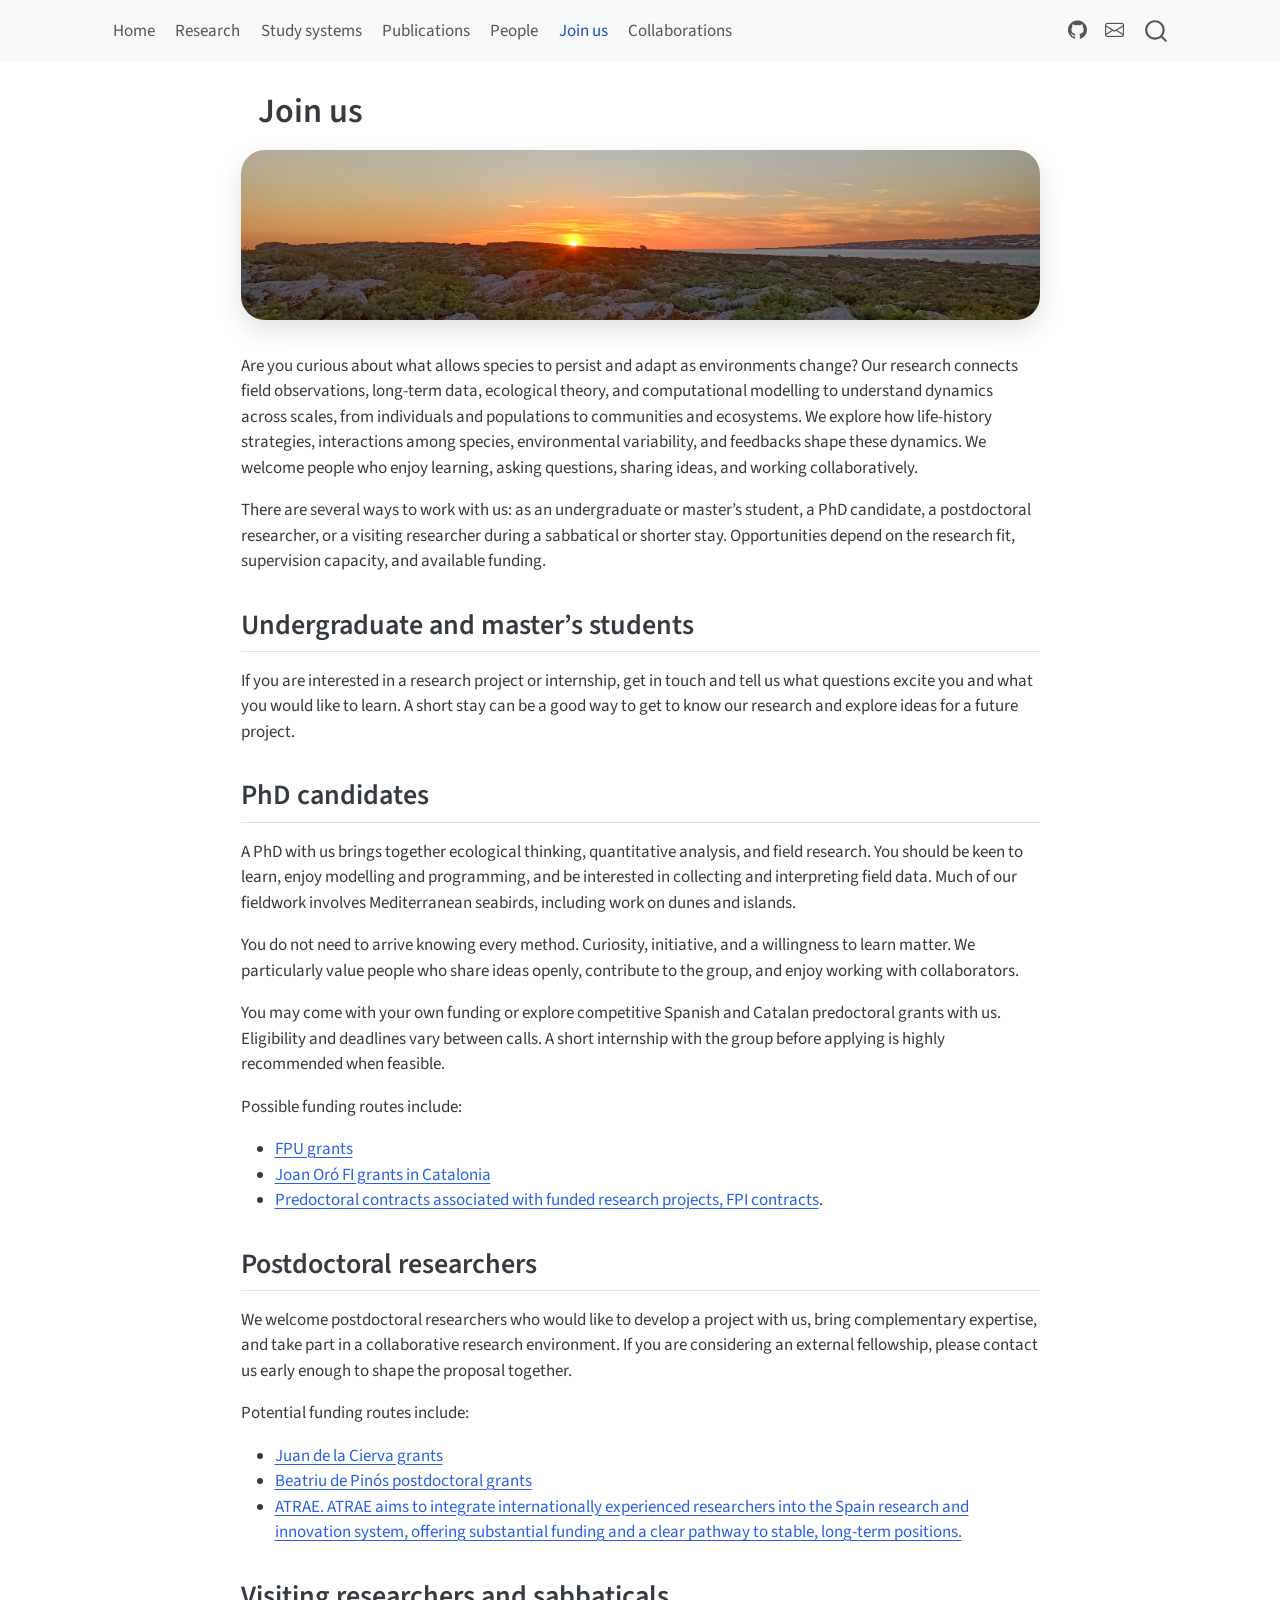
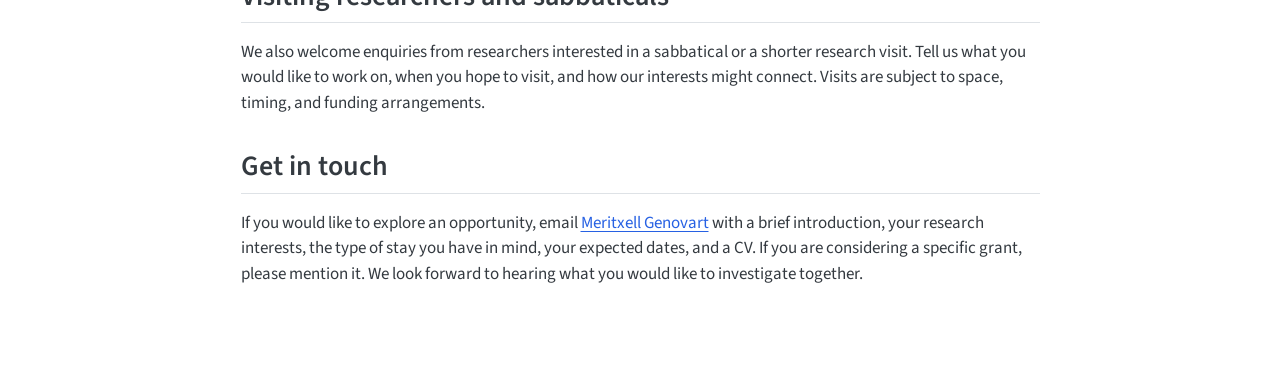
<file: docs/join-us.html>
<!DOCTYPE html>
<html xmlns="http://www.w3.org/1999/xhtml" lang="en" xml:lang="en"><head>

<meta charset="utf-8">
<meta name="generator" content="quarto-1.9.37">

<meta name="viewport" content="width=device-width, initial-scale=1.0, user-scalable=yes">

<meta name="description" content="Information for joining the group.">

<title>Join us – Meritxell Genovart</title>
<style>
/* Default styles provided by pandoc.
** See https://pandoc.org/MANUAL.html#variables-for-html for config info.
*/
code{white-space: pre-wrap;}
span.smallcaps{font-variant: small-caps;}
div.columns{display: flex; gap: min(4vw, 1.5em);}
div.column{flex: auto; overflow-x: auto;}
div.hanging-indent{margin-left: 1.5em; text-indent: -1.5em;}
ul.task-list{list-style: none;}
ul.task-list li input[type="checkbox"] {
  width: 0.8em;
  margin: 0 0.8em 0.2em -1em; /* quarto-specific, see https://github.com/quarto-dev/quarto-cli/issues/4556 */ 
  vertical-align: middle;
}
</style>


<script src="site_libs/quarto-nav/quarto-nav.js"></script>
<script src="site_libs/quarto-nav/headroom.min.js"></script>
<script src="site_libs/clipboard/clipboard.min.js"></script>
<script src="site_libs/quarto-search/autocomplete.umd.js"></script>
<script src="site_libs/quarto-search/fuse.min.js"></script>
<script src="site_libs/quarto-search/quarto-search.js"></script>
<meta name="quarto:offset" content="./">
<script src="site_libs/quarto-html/quarto.js" type="module"></script>
<script src="site_libs/quarto-html/tabsets/tabsets.js" type="module"></script>
<script src="site_libs/quarto-html/popper.min.js"></script>
<script src="site_libs/quarto-html/tippy.umd.min.js"></script>
<link href="site_libs/quarto-html/tippy.css" rel="stylesheet">
<link href="site_libs/quarto-html/quarto-syntax-highlighting-7f8f88aac4f3542376d5c11b86a4c14d.css" rel="stylesheet" id="quarto-text-highlighting-styles">
<script src="site_libs/bootstrap/bootstrap.min.js"></script>
<link href="site_libs/bootstrap/bootstrap-icons.css" rel="stylesheet">
<link href="site_libs/bootstrap/bootstrap-a0f9fd0d421825b736dc1bbcbcba2219.min.css" rel="stylesheet" append-hash="true" id="quarto-bootstrap" data-mode="light">
<script id="quarto-search-options" type="application/json">{
  "location": "navbar",
  "copy-button": false,
  "collapse-after": 3,
  "panel-placement": "end",
  "type": "overlay",
  "limit": 50,
  "keyboard-shortcut": [
    "f",
    "/",
    "s"
  ],
  "show-item-context": false,
  "language": {
    "search-no-results-text": "No results",
    "search-matching-documents-text": "matching documents",
    "search-copy-link-title": "Copy link to search",
    "search-hide-matches-text": "Hide additional matches",
    "search-more-match-text": "more match in this document",
    "search-more-matches-text": "more matches in this document",
    "search-clear-button-title": "Clear",
    "search-text-placeholder": "",
    "search-detached-cancel-button-title": "Cancel",
    "search-submit-button-title": "Submit",
    "search-label": "Search"
  }
}</script>
<meta name="google-site-verification" content="0zf3fkTk4G6sEz_txolS93FAiGx9wi9hcuOX6dFUjDs">


<link rel="stylesheet" href="styles.css">
</head>

<body class="nav-fixed fullcontent quarto-light">

<div id="quarto-search-results"></div>
  <header id="quarto-header" class="headroom fixed-top">
    <nav class="navbar navbar-expand-lg " data-bs-theme="dark">
      <div class="navbar-container container-fluid">
            <div id="quarto-search" class="" title="Search"></div>
          <button class="navbar-toggler" type="button" data-bs-toggle="collapse" data-bs-target="#navbarCollapse" aria-controls="navbarCollapse" role="menu" aria-expanded="false" aria-label="Toggle navigation" onclick="if (window.quartoToggleHeadroom) { window.quartoToggleHeadroom(); }">
  <span class="navbar-toggler-icon"></span>
</button>
          <div class="collapse navbar-collapse" id="navbarCollapse">
            <ul class="navbar-nav navbar-nav-scroll me-auto">
  <li class="nav-item">
    <a class="nav-link" href="./index.html"> 
<span class="menu-text">Home</span></a>
  </li>  
  <li class="nav-item">
    <a class="nav-link" href="./about.html"> 
<span class="menu-text">Research</span></a>
  </li>  
  <li class="nav-item">
    <a class="nav-link" href="./study-systems.html"> 
<span class="menu-text">Study systems</span></a>
  </li>  
  <li class="nav-item">
    <a class="nav-link" href="./publications.html"> 
<span class="menu-text">Publications</span></a>
  </li>  
  <li class="nav-item">
    <a class="nav-link" href="./people.html"> 
<span class="menu-text">People</span></a>
  </li>  
  <li class="nav-item">
    <a class="nav-link active" href="./join-us.html" aria-current="page"> 
<span class="menu-text">Join us</span></a>
  </li>  
  <li class="nav-item">
    <a class="nav-link" href="./collaborations.html"> 
<span class="menu-text">Collaborations</span></a>
  </li>  
</ul>
            <ul class="navbar-nav navbar-nav-scroll ms-auto">
  <li class="nav-item compact">
    <a class="nav-link" href="https://github.com/MeritxellGeno"> <i class="bi bi-github" role="img">
</i> 
<span class="menu-text"></span></a>
  </li>  
  <li class="nav-item compact">
    <a class="nav-link" href="mailto:m.genovart@csic.es"> <i class="bi bi-envelope" role="img">
</i> 
<span class="menu-text"></span></a>
  </li>  
</ul>
          </div> <!-- /navcollapse -->
            <div class="quarto-navbar-tools">
</div>
      </div> <!-- /container-fluid -->
    </nav>
</header>
<!-- content -->
<div id="quarto-content" class="quarto-container page-columns page-rows-contents page-layout-article page-navbar">
<!-- sidebar -->
<!-- margin-sidebar -->
    
<!-- main -->
<main class="content" id="quarto-document-content">

<header id="title-block-header" class="quarto-title-block default">
<div class="quarto-title">
<h1 class="title">Join us</h1>
</div>



<div class="quarto-title-meta">

    
  
    
  </div>
  


</header>


<div class="page-banner">
<p><img src="images/banners/Aire_26_2.jpg" class="page-banner-img img-fluid"></p>
</div>
<p>Are you curious about what allows species to persist and adapt as environments change? Our research connects field observations, long-term data, ecological theory, and computational modelling to understand dynamics across scales, from individuals and populations to communities and ecosystems. We explore how life-history strategies, interactions among species, environmental variability, and feedbacks shape these dynamics. We welcome people who enjoy learning, asking questions, sharing ideas, and working collaboratively.</p>
<p>There are several ways to work with us: as an undergraduate or master’s student, a PhD candidate, a postdoctoral researcher, or a visiting researcher during a sabbatical or shorter stay. Opportunities depend on the research fit, supervision capacity, and available funding.</p>
<section id="undergraduate-and-masters-students" class="level2">
<h2 data-anchor-id="undergraduate-and-masters-students">Undergraduate and master’s students</h2>
<p>If you are interested in a research project or internship, get in touch and tell us what questions excite you and what you would like to learn. A short stay can be a good way to get to know our research and explore ideas for a future project.</p>
</section>
<section id="phd-candidates" class="level2">
<h2 data-anchor-id="phd-candidates">PhD candidates</h2>
<p>A PhD with us brings together ecological thinking, quantitative analysis, and field research. You should be keen to learn, enjoy modelling and programming, and be interested in collecting and interpreting field data. Much of our fieldwork involves Mediterranean seabirds, including work on dunes and islands.</p>
<p>You do not need to arrive knowing every method. Curiosity, initiative, and a willingness to learn matter. We particularly value people who share ideas openly, contribute to the group, and enjoy working with collaborators.</p>
<p>You may come with your own funding or explore competitive Spanish and Catalan predoctoral grants with us. Eligibility and deadlines vary between calls. A short internship with the group before applying is highly recommended when feasible.</p>
<p>Possible funding routes include:</p>
<ul>
<li><a href="https://www.aei.gob.es/ayudas-fpu-2026">FPU grants</a></li>
<li><a href="https://tramits.gencat.cat/ca/tramits/tramits-temes/Ajuts-per-a-la-formacio-i-contractacio-de-personal-investigador-novell-FI-2019">Joan Oró FI grants in Catalonia</a></li>
<li><a href="https://www.aei.gob.es/informe-interactivo-buscar-ayudas-comunidades-autonomas">Predoctoral contracts associated with funded research projects, FPI contracts</a>.</li>
</ul>
</section>
<section id="postdoctoral-researchers" class="level2">
<h2 data-anchor-id="postdoctoral-researchers">Postdoctoral researchers</h2>
<p>We welcome postdoctoral researchers who would like to develop a project with us, bring complementary expertise, and take part in a collaborative research environment. If you are considering an external fellowship, please contact us early enough to shape the proposal together.</p>
<p>Potential funding routes include:</p>
<ul>
<li><a href="https://www.aei.gob.es/convocatorias/buscador-convocatorias/ayudas-contratos-juan-cierva-2025">Juan de la Cierva grants</a></li>
<li><a href="https://tramits.gencat.cat/ca/tramits/tramits-temes/Ajuts-postdoctorals-Beatriu-de-Pinos-BP-2023">Beatriu de Pinós postdoctoral grants</a></li>
<li><a href="https://www.aei.gob.es/en/atrae">ATRAE. ATRAE aims to integrate internationally experienced researchers into the Spain research and innovation system, offering substantial funding and a clear pathway to stable, long-term positions.</a></li>
</ul>
</section>
<section id="visiting-researchers-and-sabbaticals" class="level2">
<h2 data-anchor-id="visiting-researchers-and-sabbaticals">Visiting researchers and sabbaticals</h2>
<p>We also welcome enquiries from researchers interested in a sabbatical or a shorter research visit. Tell us what you would like to work on, when you hope to visit, and how our interests might connect. Visits are subject to space, timing, and funding arrangements.</p>
</section>
<section id="get-in-touch" class="level2">
<h2 data-anchor-id="get-in-touch">Get in touch</h2>
<p>If you would like to explore an opportunity, email <a href="mailto:m.genovart@csic.es">Meritxell Genovart</a> with a brief introduction, your research interests, the type of stay you have in mind, your expected dates, and a CV. If you are considering a specific grant, please mention it. We look forward to hearing what you would like to investigate together.</p>


</section>

</main> <!-- /main -->
<script id="quarto-html-after-body" type="application/javascript">
  window.document.addEventListener("DOMContentLoaded", function (event) {
    const isCodeAnnotation = (el) => {
      for (const clz of el.classList) {
        if (clz.startsWith('code-annotation-')) {                     
          return true;
        }
      }
      return false;
    }
    const onCopySuccess = function(e) {
      // button target
      const button = e.trigger;
      // don't keep focus
      button.blur();
      // flash "checked"
      button.classList.add('code-copy-button-checked');
      var currentTitle = button.getAttribute("title");
      button.setAttribute("title", "Copied!");
      let tooltip;
      if (window.bootstrap) {
        button.setAttribute("data-bs-toggle", "tooltip");
        button.setAttribute("data-bs-placement", "left");
        button.setAttribute("data-bs-title", "Copied!");
        tooltip = new bootstrap.Tooltip(button, 
          { trigger: "manual", 
            customClass: "code-copy-button-tooltip",
            offset: [0, -8]});
        tooltip.show();    
      }
      setTimeout(function() {
        if (tooltip) {
          tooltip.hide();
          button.removeAttribute("data-bs-title");
          button.removeAttribute("data-bs-toggle");
          button.removeAttribute("data-bs-placement");
        }
        button.setAttribute("title", currentTitle);
        button.classList.remove('code-copy-button-checked');
      }, 1000);
      // clear code selection
      e.clearSelection();
    }
    const getTextToCopy = function(trigger) {
      const outerScaffold = trigger.parentElement.cloneNode(true);
      const codeEl = outerScaffold.querySelector('code');
      for (const childEl of codeEl.children) {
        if (isCodeAnnotation(childEl)) {
          childEl.remove();
        }
      }
      return codeEl.innerText;
    }
    const clipboard = new window.ClipboardJS('.code-copy-button:not([data-in-quarto-modal])', {
      text: getTextToCopy
    });
    clipboard.on('success', onCopySuccess);
    if (window.document.getElementById('quarto-embedded-source-code-modal')) {
      const clipboardModal = new window.ClipboardJS('.code-copy-button[data-in-quarto-modal]', {
        text: getTextToCopy,
        container: window.document.getElementById('quarto-embedded-source-code-modal')
      });
      clipboardModal.on('success', onCopySuccess);
    }
      var localhostRegex = new RegExp(/^(?:http|https):\/\/localhost\:?[0-9]*\//);
      var mailtoRegex = new RegExp(/^mailto:/);
        var filterRegex = new RegExp("https:\/\/meritxellgeno\.github\.io");
      var isInternal = (href) => {
          return filterRegex.test(href) || localhostRegex.test(href) || mailtoRegex.test(href);
      }
      // Inspect non-navigation links and adorn them if external
     var links = window.document.querySelectorAll('a[href]:not(.nav-link):not(.navbar-brand):not(.toc-action):not(.sidebar-link):not(.sidebar-item-toggle):not(.pagination-link):not(.no-external):not([aria-hidden]):not(.dropdown-item):not(.quarto-navigation-tool):not(.about-link)');
      for (var i=0; i<links.length; i++) {
        const link = links[i];
        if (!isInternal(link.href)) {
          // undo the damage that might have been done by quarto-nav.js in the case of
          // links that we want to consider external
          if (link.dataset.originalHref !== undefined) {
            link.href = link.dataset.originalHref;
          }
        }
      }
    function tippyHover(el, contentFn, onTriggerFn, onUntriggerFn) {
      const config = {
        allowHTML: true,
        maxWidth: 500,
        delay: 100,
        arrow: false,
        appendTo: function(el) {
            return el.parentElement;
        },
        interactive: true,
        interactiveBorder: 10,
        theme: 'quarto',
        placement: 'bottom-start',
      };
      if (contentFn) {
        config.content = contentFn;
      }
      if (onTriggerFn) {
        config.onTrigger = onTriggerFn;
      }
      if (onUntriggerFn) {
        config.onUntrigger = onUntriggerFn;
      }
      window.tippy(el, config); 
    }
    const noterefs = window.document.querySelectorAll('a[role="doc-noteref"]');
    for (var i=0; i<noterefs.length; i++) {
      const ref = noterefs[i];
      tippyHover(ref, function() {
        // use id or data attribute instead here
        let href = ref.getAttribute('data-footnote-href') || ref.getAttribute('href');
        try { href = new URL(href).hash; } catch {}
        const id = href.replace(/^#\/?/, "");
        const note = window.document.getElementById(id);
        if (note) {
          return note.innerHTML;
        } else {
          return "";
        }
      });
    }
    const xrefs = window.document.querySelectorAll('a.quarto-xref');
    const processXRef = (id, note) => {
      // Strip column container classes
      const stripColumnClz = (el) => {
        el.classList.remove("page-full", "page-columns");
        if (el.children) {
          for (const child of el.children) {
            stripColumnClz(child);
          }
        }
      }
      stripColumnClz(note)
      if (id === null || id.startsWith('sec-')) {
        // Special case sections, only their first couple elements
        const container = document.createElement("div");
        if (note.children && note.children.length > 2) {
          container.appendChild(note.children[0].cloneNode(true));
          for (let i = 1; i < note.children.length; i++) {
            const child = note.children[i];
            if (child.tagName === "P" && child.innerText === "") {
              continue;
            } else {
              container.appendChild(child.cloneNode(true));
              break;
            }
          }
          if (window.Quarto?.typesetMath) {
            window.Quarto.typesetMath(container);
          }
          return container.innerHTML
        } else {
          if (window.Quarto?.typesetMath) {
            window.Quarto.typesetMath(note);
          }
          return note.innerHTML;
        }
      } else {
        // Remove any anchor links if they are present
        const anchorLink = note.querySelector('a.anchorjs-link');
        if (anchorLink) {
          anchorLink.remove();
        }
        if (window.Quarto?.typesetMath) {
          window.Quarto.typesetMath(note);
        }
        if (note.classList.contains("callout")) {
          return note.outerHTML;
        } else {
          return note.innerHTML;
        }
      }
    }
    for (var i=0; i<xrefs.length; i++) {
      const xref = xrefs[i];
      tippyHover(xref, undefined, function(instance) {
        instance.disable();
        let url = xref.getAttribute('href');
        let hash = undefined; 
        if (url.startsWith('#')) {
          hash = url;
        } else {
          try { hash = new URL(url).hash; } catch {}
        }
        if (hash) {
          const id = hash.replace(/^#\/?/, "");
          const note = window.document.getElementById(id);
          if (note !== null) {
            try {
              const html = processXRef(id, note.cloneNode(true));
              instance.setContent(html);
            } finally {
              instance.enable();
              instance.show();
            }
          } else {
            // See if we can fetch this
            fetch(url.split('#')[0])
            .then(res => res.text())
            .then(html => {
              const parser = new DOMParser();
              const htmlDoc = parser.parseFromString(html, "text/html");
              const note = htmlDoc.getElementById(id);
              if (note !== null) {
                const html = processXRef(id, note);
                instance.setContent(html);
              } 
            }).finally(() => {
              instance.enable();
              instance.show();
            });
          }
        } else {
          // See if we can fetch a full url (with no hash to target)
          // This is a special case and we should probably do some content thinning / targeting
          fetch(url)
          .then(res => res.text())
          .then(html => {
            const parser = new DOMParser();
            const htmlDoc = parser.parseFromString(html, "text/html");
            const note = htmlDoc.querySelector('main.content');
            if (note !== null) {
              // This should only happen for chapter cross references
              // (since there is no id in the URL)
              // remove the first header
              if (note.children.length > 0 && note.children[0].tagName === "HEADER") {
                note.children[0].remove();
              }
              const html = processXRef(null, note);
              instance.setContent(html);
            } 
          }).finally(() => {
            instance.enable();
            instance.show();
          });
        }
      }, function(instance) {
      });
    }
        let selectedAnnoteEl;
        const selectorForAnnotation = ( cell, annotation) => {
          let cellAttr = 'data-code-cell="' + cell + '"';
          let lineAttr = 'data-code-annotation="' +  annotation + '"';
          const selector = 'span[' + cellAttr + '][' + lineAttr + ']';
          return selector;
        }
        const selectCodeLines = (annoteEl) => {
          const doc = window.document;
          const targetCell = annoteEl.getAttribute("data-target-cell");
          const targetAnnotation = annoteEl.getAttribute("data-target-annotation");
          const annoteSpan = window.document.querySelector(selectorForAnnotation(targetCell, targetAnnotation));
          const lines = annoteSpan.getAttribute("data-code-lines").split(",");
          const lineIds = lines.map((line) => {
            return targetCell + "-" + line;
          })
          let top = null;
          let height = null;
          let parent = null;
          if (lineIds.length > 0) {
              //compute the position of the single el (top and bottom and make a div)
              const el = window.document.getElementById(lineIds[0]);
              top = el.offsetTop;
              height = el.offsetHeight;
              parent = el.parentElement.parentElement;
            if (lineIds.length > 1) {
              const lastEl = window.document.getElementById(lineIds[lineIds.length - 1]);
              const bottom = lastEl.offsetTop + lastEl.offsetHeight;
              height = bottom - top;
            }
            if (top !== null && height !== null && parent !== null) {
              // cook up a div (if necessary) and position it 
              let div = window.document.getElementById("code-annotation-line-highlight");
              if (div === null) {
                div = window.document.createElement("div");
                div.setAttribute("id", "code-annotation-line-highlight");
                div.style.position = 'absolute';
                parent.appendChild(div);
              }
              div.style.top = top - 2 + "px";
              div.style.height = height + 4 + "px";
              div.style.left = 0;
              let gutterDiv = window.document.getElementById("code-annotation-line-highlight-gutter");
              if (gutterDiv === null) {
                gutterDiv = window.document.createElement("div");
                gutterDiv.setAttribute("id", "code-annotation-line-highlight-gutter");
                gutterDiv.style.position = 'absolute';
                const codeCell = window.document.getElementById(targetCell);
                const gutter = codeCell.querySelector('.code-annotation-gutter');
                gutter.appendChild(gutterDiv);
              }
              gutterDiv.style.top = top - 2 + "px";
              gutterDiv.style.height = height + 4 + "px";
            }
            selectedAnnoteEl = annoteEl;
          }
        };
        const unselectCodeLines = () => {
          const elementsIds = ["code-annotation-line-highlight", "code-annotation-line-highlight-gutter"];
          elementsIds.forEach((elId) => {
            const div = window.document.getElementById(elId);
            if (div) {
              div.remove();
            }
          });
          selectedAnnoteEl = undefined;
        };
          // Handle positioning of the toggle
      window.addEventListener(
        "resize",
        throttle(() => {
          elRect = undefined;
          if (selectedAnnoteEl) {
            selectCodeLines(selectedAnnoteEl);
          }
        }, 10)
      );
      function throttle(fn, ms) {
      let throttle = false;
      let timer;
        return (...args) => {
          if(!throttle) { // first call gets through
              fn.apply(this, args);
              throttle = true;
          } else { // all the others get throttled
              if(timer) clearTimeout(timer); // cancel #2
              timer = setTimeout(() => {
                fn.apply(this, args);
                timer = throttle = false;
              }, ms);
          }
        };
      }
        // Attach click handler to the DT
        const annoteDls = window.document.querySelectorAll('dt[data-target-cell]');
        for (const annoteDlNode of annoteDls) {
          annoteDlNode.addEventListener('click', (event) => {
            const clickedEl = event.target;
            if (clickedEl !== selectedAnnoteEl) {
              unselectCodeLines();
              const activeEl = window.document.querySelector('dt[data-target-cell].code-annotation-active');
              if (activeEl) {
                activeEl.classList.remove('code-annotation-active');
              }
              selectCodeLines(clickedEl);
              clickedEl.classList.add('code-annotation-active');
            } else {
              // Unselect the line
              unselectCodeLines();
              clickedEl.classList.remove('code-annotation-active');
            }
          });
        }
    const findCites = (el) => {
      const parentEl = el.parentElement;
      if (parentEl) {
        const cites = parentEl.dataset.cites;
        if (cites) {
          return {
            el,
            cites: cites.split(' ')
          };
        } else {
          return findCites(el.parentElement)
        }
      } else {
        return undefined;
      }
    };
    var bibliorefs = window.document.querySelectorAll('a[role="doc-biblioref"]');
    for (var i=0; i<bibliorefs.length; i++) {
      const ref = bibliorefs[i];
      const citeInfo = findCites(ref);
      if (citeInfo) {
        tippyHover(citeInfo.el, function() {
          var popup = window.document.createElement('div');
          citeInfo.cites.forEach(function(cite) {
            var citeDiv = window.document.createElement('div');
            citeDiv.classList.add('hanging-indent');
            citeDiv.classList.add('csl-entry');
            var biblioDiv = window.document.getElementById('ref-' + cite);
            if (biblioDiv) {
              citeDiv.innerHTML = biblioDiv.innerHTML;
            }
            popup.appendChild(citeDiv);
          });
          return popup.innerHTML;
        });
      }
    }
  });
  </script>
</div> <!-- /content -->




</body></html>
</file>
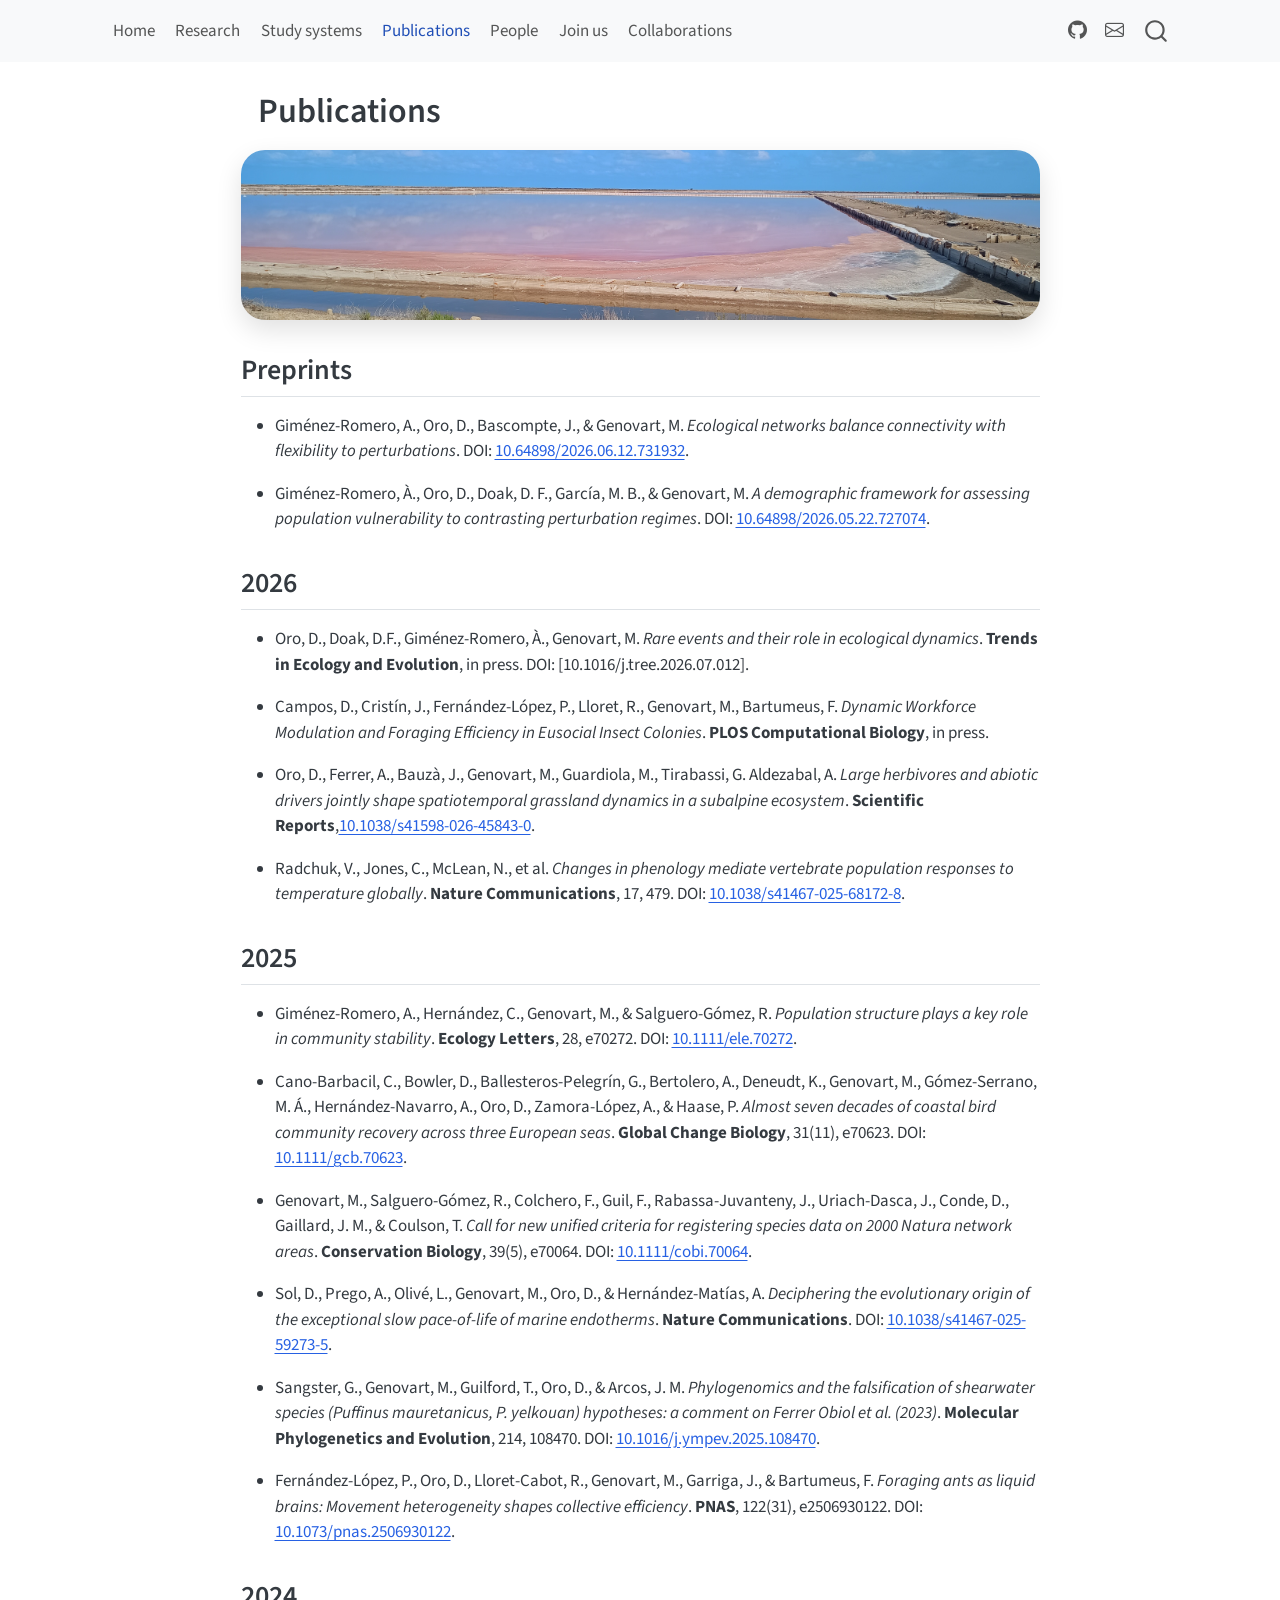
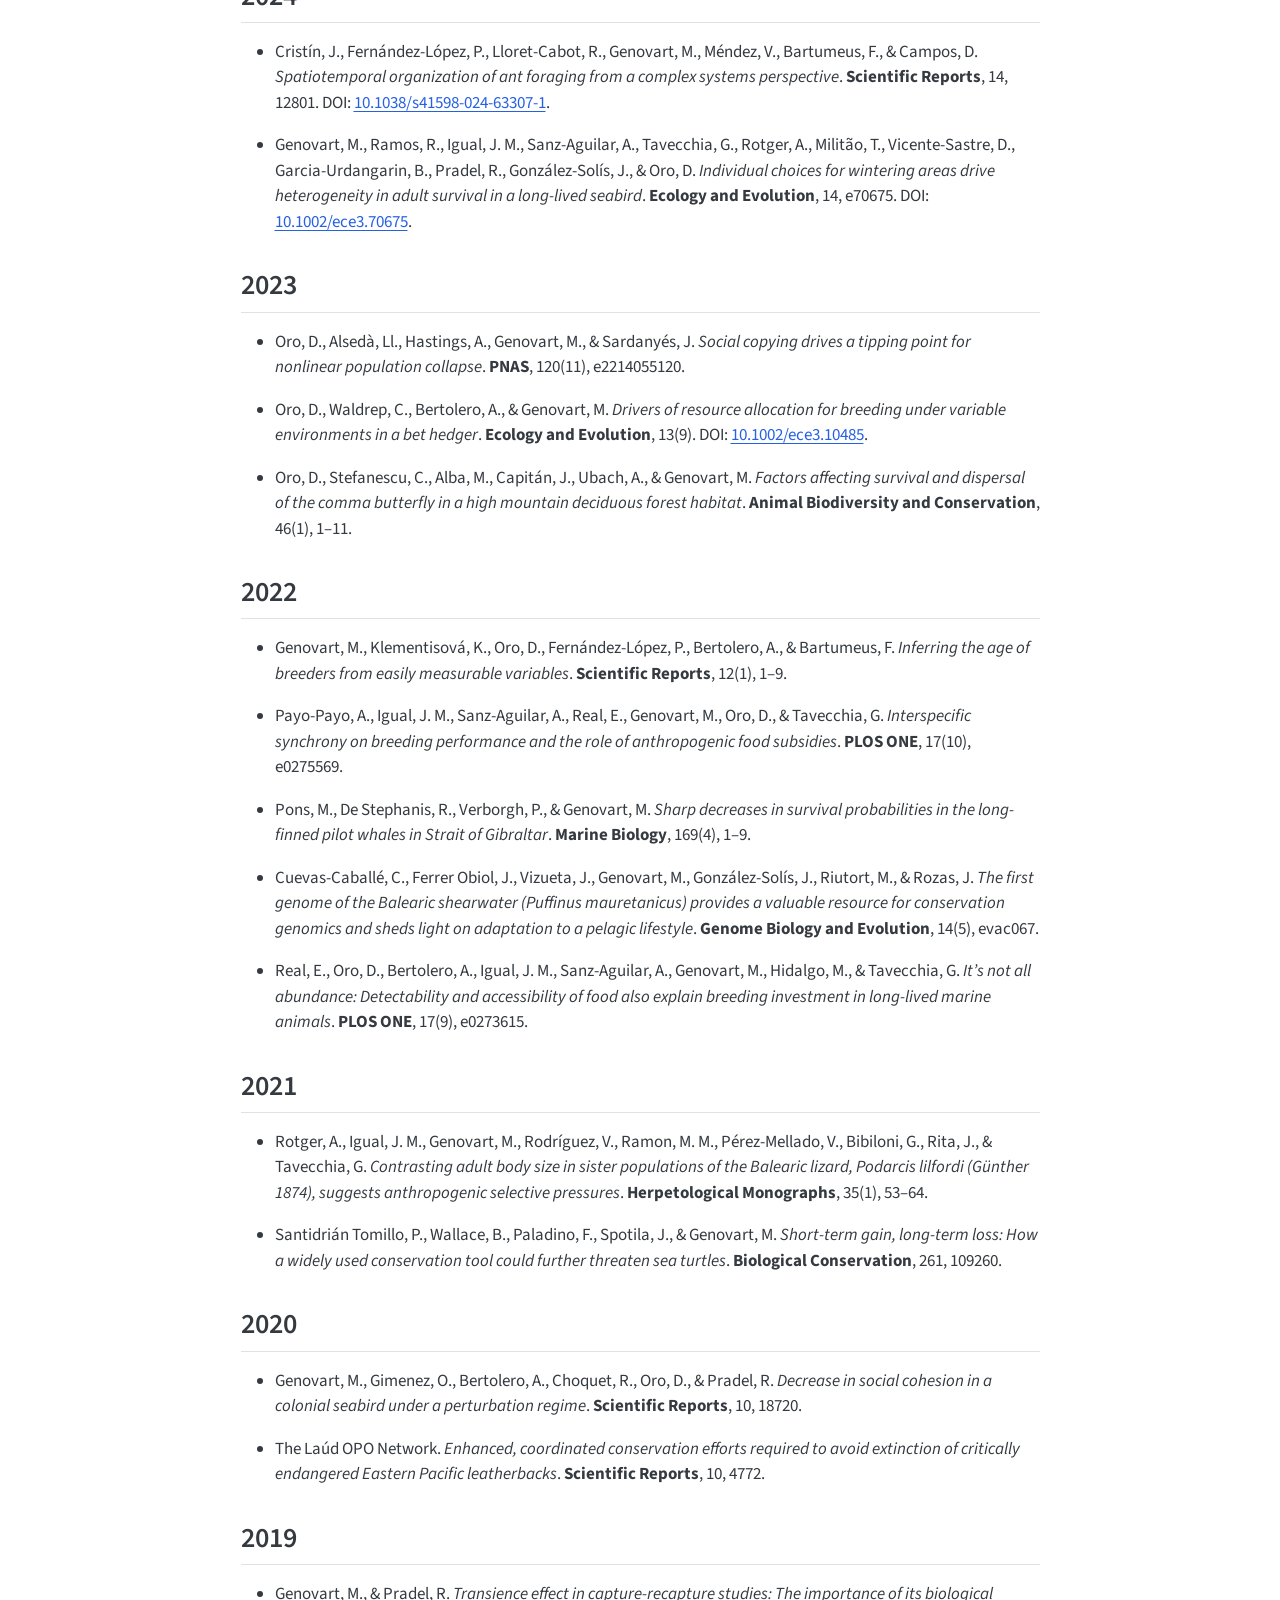
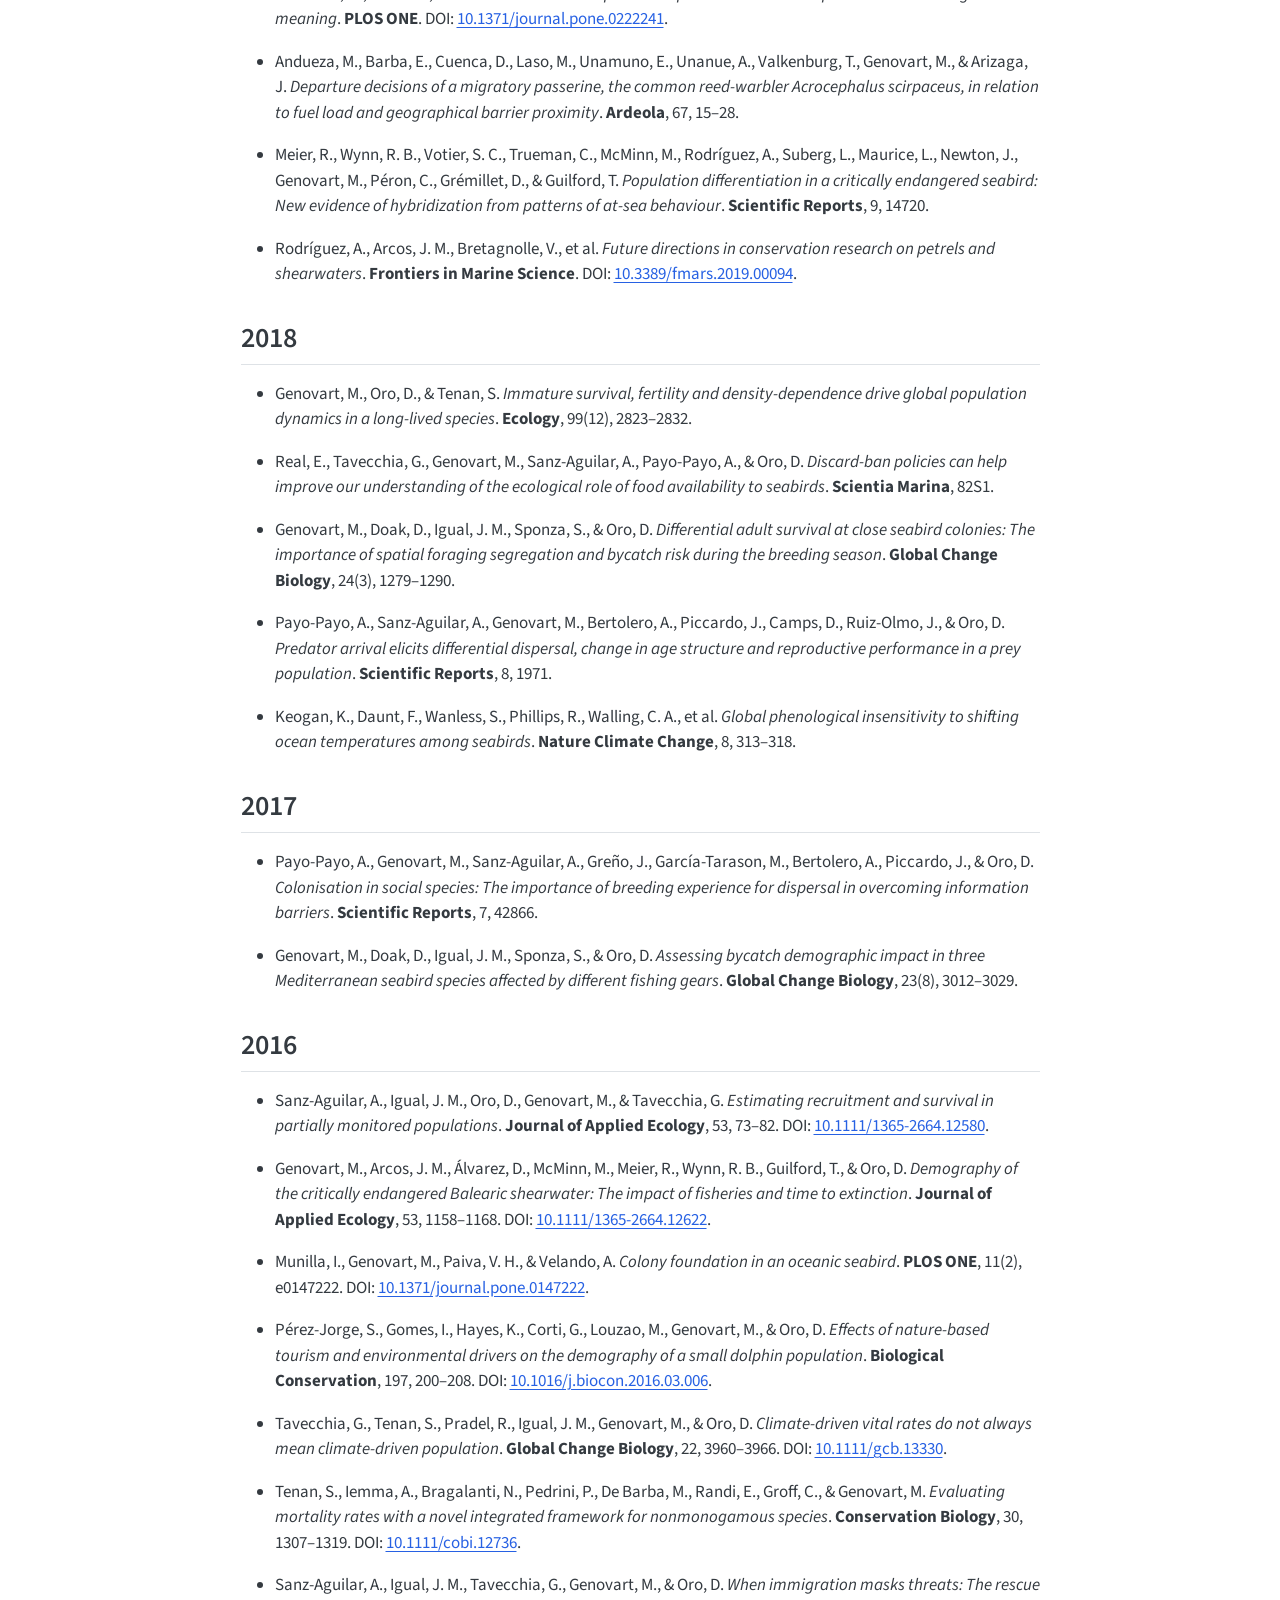
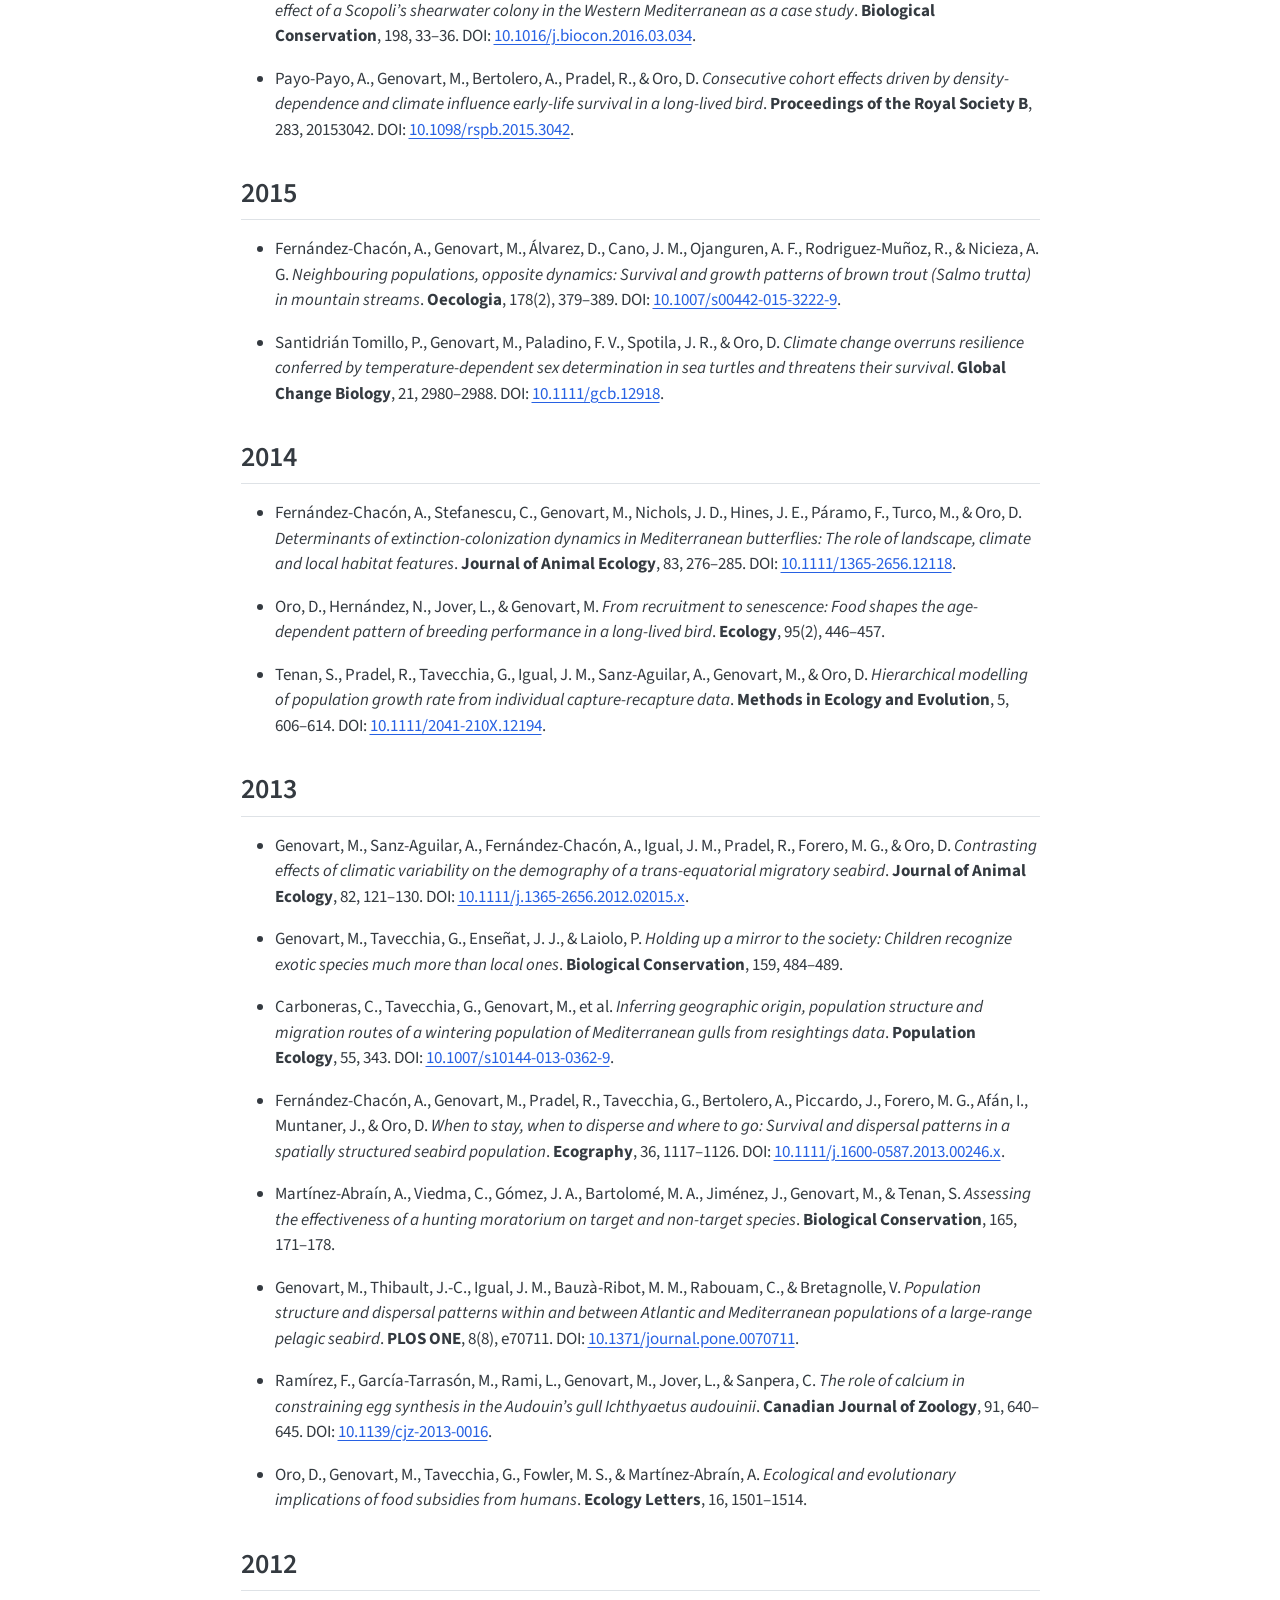
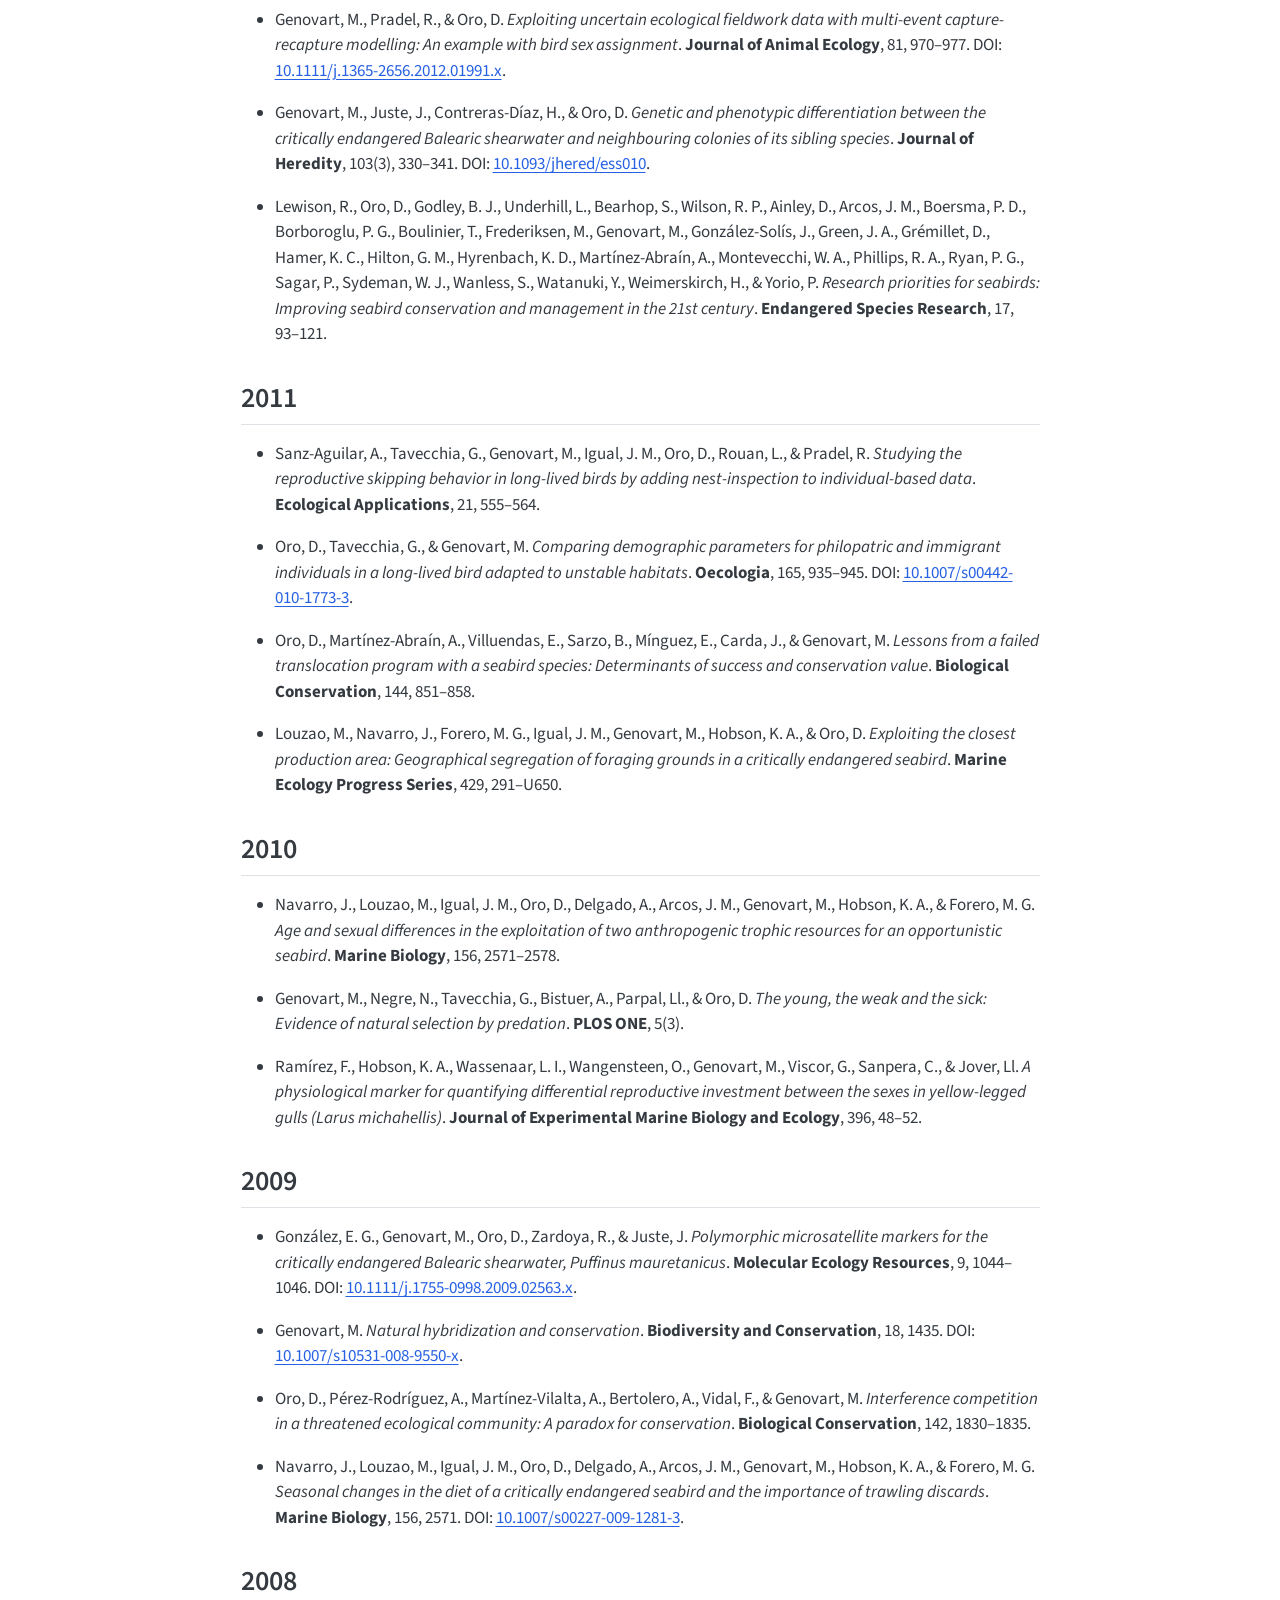
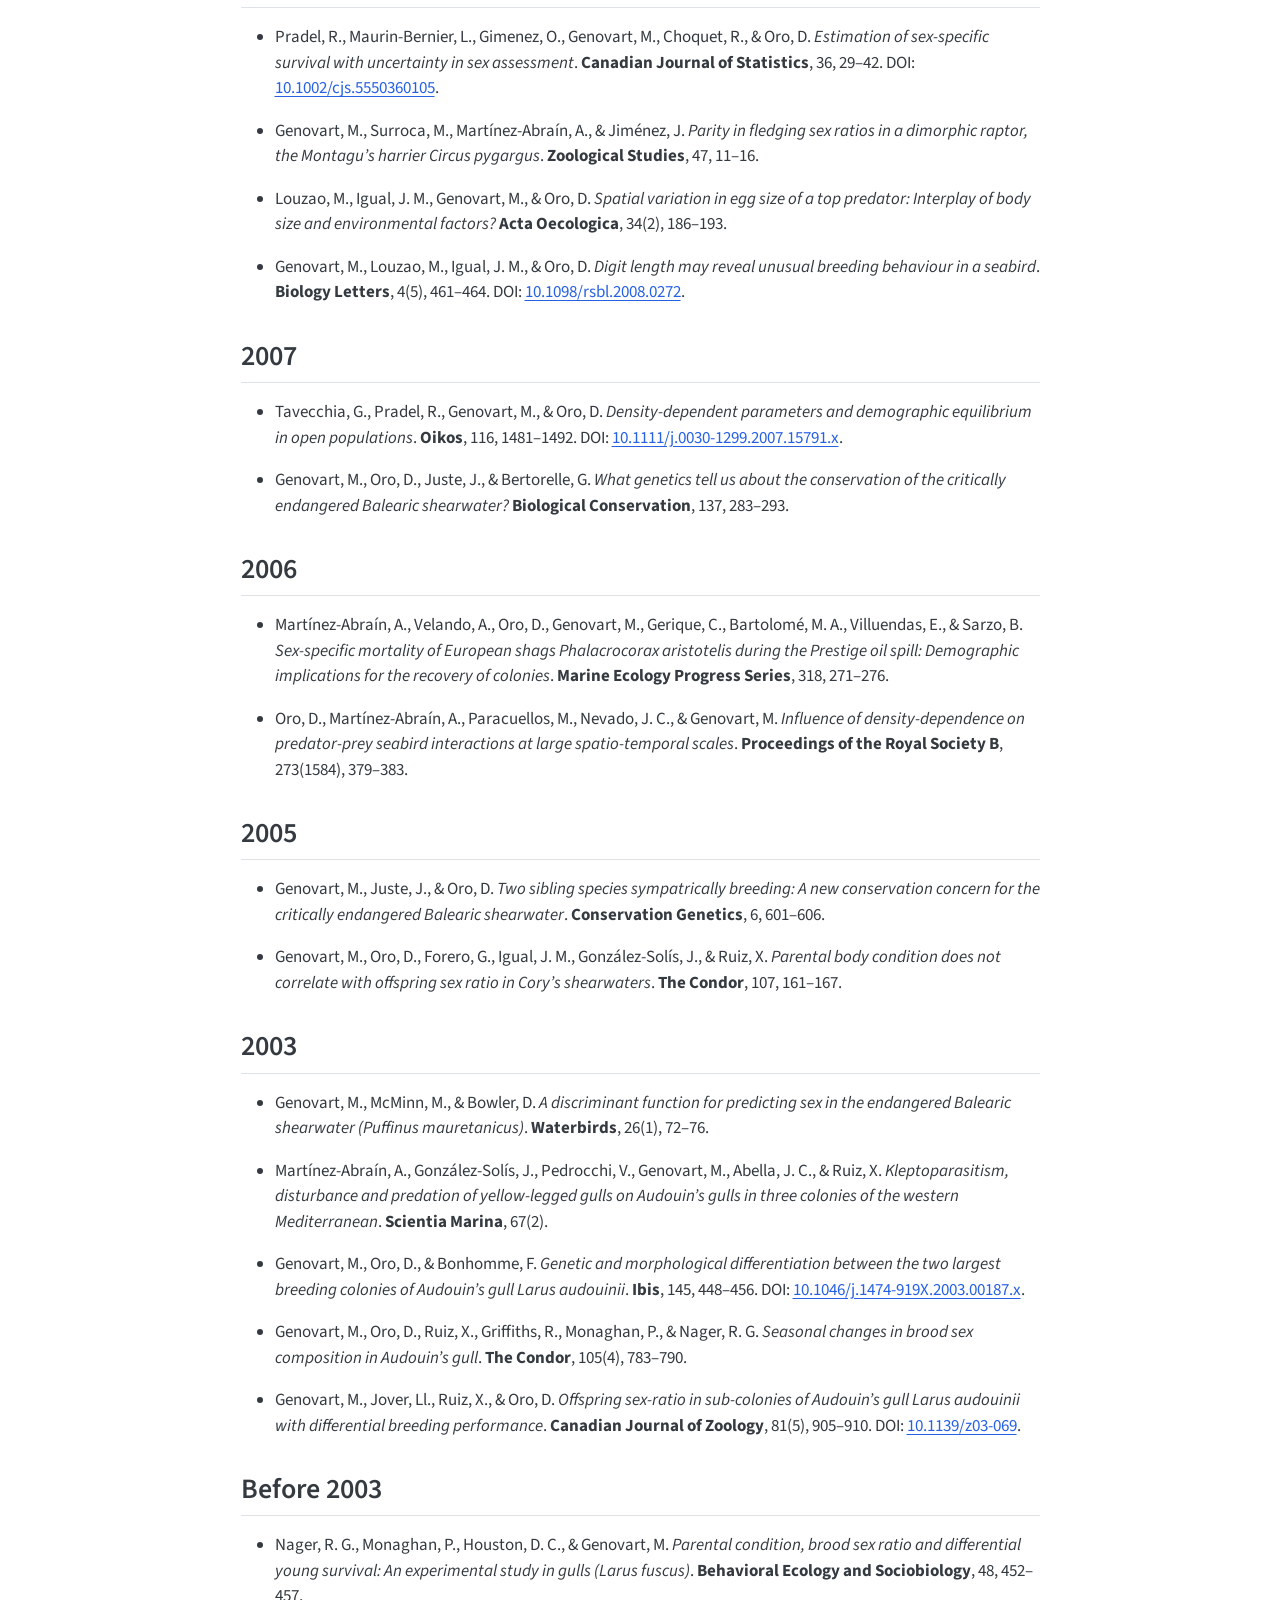
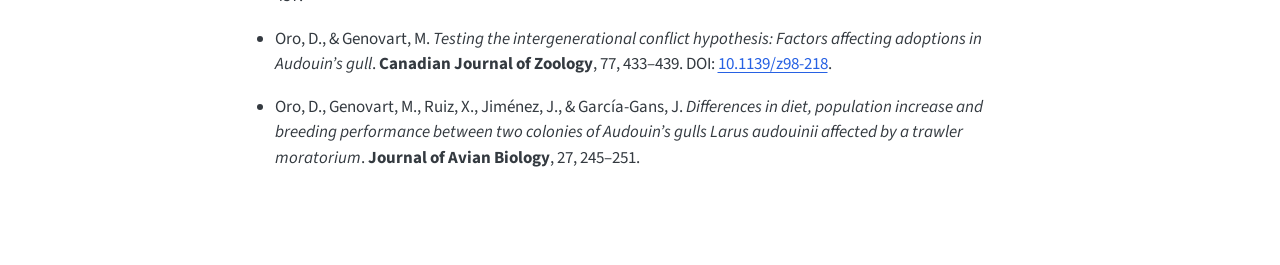
<file: docs/publications.html>
<!DOCTYPE html>
<html xmlns="http://www.w3.org/1999/xhtml" lang="en" xml:lang="en"><head>

<meta charset="utf-8">
<meta name="generator" content="quarto-1.9.37">

<meta name="viewport" content="width=device-width, initial-scale=1.0, user-scalable=yes">


<title>Publications – Meritxell Genovart</title>
<style>
/* Default styles provided by pandoc.
** See https://pandoc.org/MANUAL.html#variables-for-html for config info.
*/
code{white-space: pre-wrap;}
span.smallcaps{font-variant: small-caps;}
div.columns{display: flex; gap: min(4vw, 1.5em);}
div.column{flex: auto; overflow-x: auto;}
div.hanging-indent{margin-left: 1.5em; text-indent: -1.5em;}
ul.task-list{list-style: none;}
ul.task-list li input[type="checkbox"] {
  width: 0.8em;
  margin: 0 0.8em 0.2em -1em; /* quarto-specific, see https://github.com/quarto-dev/quarto-cli/issues/4556 */ 
  vertical-align: middle;
}
</style>


<script src="site_libs/quarto-nav/quarto-nav.js"></script>
<script src="site_libs/quarto-nav/headroom.min.js"></script>
<script src="site_libs/clipboard/clipboard.min.js"></script>
<script src="site_libs/quarto-search/autocomplete.umd.js"></script>
<script src="site_libs/quarto-search/fuse.min.js"></script>
<script src="site_libs/quarto-search/quarto-search.js"></script>
<meta name="quarto:offset" content="./">
<script src="site_libs/quarto-html/quarto.js" type="module"></script>
<script src="site_libs/quarto-html/tabsets/tabsets.js" type="module"></script>
<script src="site_libs/quarto-html/popper.min.js"></script>
<script src="site_libs/quarto-html/tippy.umd.min.js"></script>
<link href="site_libs/quarto-html/tippy.css" rel="stylesheet">
<link href="site_libs/quarto-html/quarto-syntax-highlighting-7f8f88aac4f3542376d5c11b86a4c14d.css" rel="stylesheet" id="quarto-text-highlighting-styles">
<script src="site_libs/bootstrap/bootstrap.min.js"></script>
<link href="site_libs/bootstrap/bootstrap-icons.css" rel="stylesheet">
<link href="site_libs/bootstrap/bootstrap-a0f9fd0d421825b736dc1bbcbcba2219.min.css" rel="stylesheet" append-hash="true" id="quarto-bootstrap" data-mode="light">
<script id="quarto-search-options" type="application/json">{
  "location": "navbar",
  "copy-button": false,
  "collapse-after": 3,
  "panel-placement": "end",
  "type": "overlay",
  "limit": 50,
  "keyboard-shortcut": [
    "f",
    "/",
    "s"
  ],
  "show-item-context": false,
  "language": {
    "search-no-results-text": "No results",
    "search-matching-documents-text": "matching documents",
    "search-copy-link-title": "Copy link to search",
    "search-hide-matches-text": "Hide additional matches",
    "search-more-match-text": "more match in this document",
    "search-more-matches-text": "more matches in this document",
    "search-clear-button-title": "Clear",
    "search-text-placeholder": "",
    "search-detached-cancel-button-title": "Cancel",
    "search-submit-button-title": "Submit",
    "search-label": "Search"
  }
}</script>
<meta name="google-site-verification" content="0zf3fkTk4G6sEz_txolS93FAiGx9wi9hcuOX6dFUjDs">


<link rel="stylesheet" href="styles.css">
</head>

<body class="nav-fixed fullcontent quarto-light">

<div id="quarto-search-results"></div>
  <header id="quarto-header" class="headroom fixed-top">
    <nav class="navbar navbar-expand-lg " data-bs-theme="dark">
      <div class="navbar-container container-fluid">
            <div id="quarto-search" class="" title="Search"></div>
          <button class="navbar-toggler" type="button" data-bs-toggle="collapse" data-bs-target="#navbarCollapse" aria-controls="navbarCollapse" role="menu" aria-expanded="false" aria-label="Toggle navigation" onclick="if (window.quartoToggleHeadroom) { window.quartoToggleHeadroom(); }">
  <span class="navbar-toggler-icon"></span>
</button>
          <div class="collapse navbar-collapse" id="navbarCollapse">
            <ul class="navbar-nav navbar-nav-scroll me-auto">
  <li class="nav-item">
    <a class="nav-link" href="./index.html"> 
<span class="menu-text">Home</span></a>
  </li>  
  <li class="nav-item">
    <a class="nav-link" href="./about.html"> 
<span class="menu-text">Research</span></a>
  </li>  
  <li class="nav-item">
    <a class="nav-link" href="./study-systems.html"> 
<span class="menu-text">Study systems</span></a>
  </li>  
  <li class="nav-item">
    <a class="nav-link active" href="./publications.html" aria-current="page"> 
<span class="menu-text">Publications</span></a>
  </li>  
  <li class="nav-item">
    <a class="nav-link" href="./people.html"> 
<span class="menu-text">People</span></a>
  </li>  
  <li class="nav-item">
    <a class="nav-link" href="./join-us.html"> 
<span class="menu-text">Join us</span></a>
  </li>  
  <li class="nav-item">
    <a class="nav-link" href="./collaborations.html"> 
<span class="menu-text">Collaborations</span></a>
  </li>  
</ul>
            <ul class="navbar-nav navbar-nav-scroll ms-auto">
  <li class="nav-item compact">
    <a class="nav-link" href="https://github.com/MeritxellGeno"> <i class="bi bi-github" role="img">
</i> 
<span class="menu-text"></span></a>
  </li>  
  <li class="nav-item compact">
    <a class="nav-link" href="mailto:m.genovart@csic.es"> <i class="bi bi-envelope" role="img">
</i> 
<span class="menu-text"></span></a>
  </li>  
</ul>
          </div> <!-- /navcollapse -->
            <div class="quarto-navbar-tools">
</div>
      </div> <!-- /container-fluid -->
    </nav>
</header>
<!-- content -->
<div id="quarto-content" class="quarto-container page-columns page-rows-contents page-layout-article page-navbar">
<!-- sidebar -->
<!-- margin-sidebar -->
    
<!-- main -->
<main class="content" id="quarto-document-content">

<header id="title-block-header" class="quarto-title-block default">
<div class="quarto-title">
<h1 class="title">Publications</h1>
</div>



<div class="quarto-title-meta">

    
  
    
  </div>
  


</header>


<div class="page-banner">
<p><img src="images/banners/Salines.jpg" class="page-banner-img img-fluid"></p>
</div>
<section id="preprints" class="level2">
<h2 data-anchor-id="preprints">Preprints</h2>
<ul>
<li><p>Giménez-Romero, A., Oro, D., Bascompte, J., &amp; Genovart, M. <em>Ecological networks balance connectivity with flexibility to perturbations</em>. DOI: <a href="https://doi.org/10.64898/2026.06.12.731932">10.64898/2026.06.12.731932</a>.</p></li>
<li><p>Giménez-Romero, À., Oro, D., Doak, D. F., García, M. B., &amp; Genovart, M. <em>A demographic framework for assessing population vulnerability to contrasting perturbation regimes</em>. DOI: <a href="https://doi.org/10.64898/2026.05.22.727074">10.64898/2026.05.22.727074</a>.</p></li>
</ul>
<!-- - Oro, D., Doak, D., García, M. B., & Genovart, M. *Rare events, ecological dynamics, and the importance of long-term demographic studies*. 2024-04-12. DOI: [10.22541/au.171292413.36758380/v1](https://doi.org/10.22541/au.171292413.36758380/v1). -->
</section>
<section id="section" class="level2">
<h2 data-anchor-id="section">2026</h2>
<ul>
<li><p>Oro, D., Doak, D.F., Giménez-Romero, À., Genovart, M. <em>Rare events and their role in ecological dynamics</em>. <strong>Trends in Ecology and Evolution</strong>, in press. DOI: [10.1016/j.tree.2026.07.012].</p></li>
<li><p>Campos, D., Cristín, J., Fernández-López, P., Lloret, R., Genovart, M., Bartumeus, F. <em>Dynamic Workforce Modulation and Foraging Efficiency in Eusocial Insect Colonies</em>. <strong>PLOS Computational Biology</strong>, in press.</p></li>
<li><p>Oro, D., Ferrer, A., Bauzà, J., Genovart, M., Guardiola, M., Tirabassi, G. Aldezabal, A. <em>Large herbivores and abiotic drivers jointly shape spatiotemporal grassland dynamics in a subalpine ecosystem</em>. <strong>Scientific Reports</strong>,<a href="https://doi.org/10.1038/s41598-026-45843-0">10.1038/s41598-026-45843-0</a>.</p></li>
<li><p>Radchuk, V., Jones, C., McLean, N., et al.&nbsp;<em>Changes in phenology mediate vertebrate population responses to temperature globally</em>. <strong>Nature Communications</strong>, 17, 479. DOI: <a href="https://doi.org/10.1038/s41467-025-68172-8">10.1038/s41467-025-68172-8</a>.</p></li>
</ul>
</section>
<section id="section-1" class="level2">
<h2 data-anchor-id="section-1">2025</h2>
<ul>
<li><p>Giménez-Romero, A., Hernández, C., Genovart, M., &amp; Salguero-Gómez, R. <em>Population structure plays a key role in community stability</em>. <strong>Ecology Letters</strong>, 28, e70272. DOI: <a href="https://doi.org/10.1111/ele.70272">10.1111/ele.70272</a>.</p></li>
<li><p>Cano-Barbacil, C., Bowler, D., Ballesteros-Pelegrín, G., Bertolero, A., Deneudt, K., Genovart, M., Gómez-Serrano, M. Á., Hernández-Navarro, A., Oro, D., Zamora-López, A., &amp; Haase, P. <em>Almost seven decades of coastal bird community recovery across three European seas</em>. <strong>Global Change Biology</strong>, 31(11), e70623. DOI: <a href="https://doi.org/10.1111/gcb.70623">10.1111/gcb.70623</a>.</p></li>
<li><p>Genovart, M., Salguero-Gómez, R., Colchero, F., Guil, F., Rabassa-Juvanteny, J., Uriach-Dasca, J., Conde, D., Gaillard, J. M., &amp; Coulson, T. <em>Call for new unified criteria for registering species data on 2000 Natura network areas</em>. <strong>Conservation Biology</strong>, 39(5), e70064. DOI: <a href="https://doi.org/10.1111/cobi.70064">10.1111/cobi.70064</a>.</p></li>
<li><p>Sol, D., Prego, A., Olivé, L., Genovart, M., Oro, D., &amp; Hernández-Matías, A. <em>Deciphering the evolutionary origin of the exceptional slow pace-of-life of marine endotherms</em>. <strong>Nature Communications</strong>. DOI: <a href="https://doi.org/10.1038/s41467-025-59273-5">10.1038/s41467-025-59273-5</a>.</p></li>
<li><p>Sangster, G., Genovart, M., Guilford, T., Oro, D., &amp; Arcos, J. M. <em>Phylogenomics and the falsification of shearwater species (Puffinus mauretanicus, P. yelkouan) hypotheses: a comment on Ferrer Obiol et al.&nbsp;(2023)</em>. <strong>Molecular Phylogenetics and Evolution</strong>, 214, 108470. DOI: <a href="https://doi.org/10.1016/j.ympev.2025.108470">10.1016/j.ympev.2025.108470</a>.</p></li>
<li><p>Fernández-López, P., Oro, D., Lloret-Cabot, R., Genovart, M., Garriga, J., &amp; Bartumeus, F. <em>Foraging ants as liquid brains: Movement heterogeneity shapes collective efficiency</em>. <strong>PNAS</strong>, 122(31), e2506930122. DOI: <a href="https://doi.org/10.1073/pnas.2506930122">10.1073/pnas.2506930122</a>.</p></li>
</ul>
</section>
<section id="section-2" class="level2">
<h2 data-anchor-id="section-2">2024</h2>
<ul>
<li><p>Cristín, J., Fernández-López, P., Lloret-Cabot, R., Genovart, M., Méndez, V., Bartumeus, F., &amp; Campos, D. <em>Spatiotemporal organization of ant foraging from a complex systems perspective</em>. <strong>Scientific Reports</strong>, 14, 12801. DOI: <a href="https://doi.org/10.1038/s41598-024-63307-1">10.1038/s41598-024-63307-1</a>.</p></li>
<li><p>Genovart, M., Ramos, R., Igual, J. M., Sanz-Aguilar, A., Tavecchia, G., Rotger, A., Militão, T., Vicente-Sastre, D., Garcia-Urdangarin, B., Pradel, R., González-Solís, J., &amp; Oro, D. <em>Individual choices for wintering areas drive heterogeneity in adult survival in a long-lived seabird</em>. <strong>Ecology and Evolution</strong>, 14, e70675. DOI: <a href="https://doi.org/10.1002/ece3.70675">10.1002/ece3.70675</a>.</p></li>
</ul>
</section>
<section id="section-3" class="level2">
<h2 data-anchor-id="section-3">2023</h2>
<ul>
<li><p>Oro, D., Alsedà, Ll., Hastings, A., Genovart, M., &amp; Sardanyés, J. <em>Social copying drives a tipping point for nonlinear population collapse</em>. <strong>PNAS</strong>, 120(11), e2214055120.</p></li>
<li><p>Oro, D., Waldrep, C., Bertolero, A., &amp; Genovart, M. <em>Drivers of resource allocation for breeding under variable environments in a bet hedger</em>. <strong>Ecology and Evolution</strong>, 13(9). DOI: <a href="https://doi.org/10.1002/ece3.10485">10.1002/ece3.10485</a>.</p></li>
<li><p>Oro, D., Stefanescu, C., Alba, M., Capitán, J., Ubach, A., &amp; Genovart, M. <em>Factors affecting survival and dispersal of the comma butterfly in a high mountain deciduous forest habitat</em>. <strong>Animal Biodiversity and Conservation</strong>, 46(1), 1–11.</p></li>
</ul>
</section>
<section id="section-4" class="level2">
<h2 data-anchor-id="section-4">2022</h2>
<ul>
<li><p>Genovart, M., Klementisová, K., Oro, D., Fernández-López, P., Bertolero, A., &amp; Bartumeus, F. <em>Inferring the age of breeders from easily measurable variables</em>. <strong>Scientific Reports</strong>, 12(1), 1–9.</p></li>
<li><p>Payo-Payo, A., Igual, J. M., Sanz-Aguilar, A., Real, E., Genovart, M., Oro, D., &amp; Tavecchia, G. <em>Interspecific synchrony on breeding performance and the role of anthropogenic food subsidies</em>. <strong>PLOS ONE</strong>, 17(10), e0275569.</p></li>
<li><p>Pons, M., De Stephanis, R., Verborgh, P., &amp; Genovart, M. <em>Sharp decreases in survival probabilities in the long-finned pilot whales in Strait of Gibraltar</em>. <strong>Marine Biology</strong>, 169(4), 1–9.</p></li>
<li><p>Cuevas-Caballé, C., Ferrer Obiol, J., Vizueta, J., Genovart, M., González-Solís, J., Riutort, M., &amp; Rozas, J. <em>The first genome of the Balearic shearwater (Puffinus mauretanicus) provides a valuable resource for conservation genomics and sheds light on adaptation to a pelagic lifestyle</em>. <strong>Genome Biology and Evolution</strong>, 14(5), evac067.</p></li>
<li><p>Real, E., Oro, D., Bertolero, A., Igual, J. M., Sanz-Aguilar, A., Genovart, M., Hidalgo, M., &amp; Tavecchia, G. <em>It’s not all abundance: Detectability and accessibility of food also explain breeding investment in long-lived marine animals</em>. <strong>PLOS ONE</strong>, 17(9), e0273615.</p></li>
</ul>
</section>
<section id="section-5" class="level2">
<h2 data-anchor-id="section-5">2021</h2>
<ul>
<li><p>Rotger, A., Igual, J. M., Genovart, M., Rodríguez, V., Ramon, M. M., Pérez-Mellado, V., Bibiloni, G., Rita, J., &amp; Tavecchia, G. <em>Contrasting adult body size in sister populations of the Balearic lizard, Podarcis lilfordi (Günther 1874), suggests anthropogenic selective pressures</em>. <strong>Herpetological Monographs</strong>, 35(1), 53–64.</p></li>
<li><p>Santidrián Tomillo, P., Wallace, B., Paladino, F., Spotila, J., &amp; Genovart, M. <em>Short-term gain, long-term loss: How a widely used conservation tool could further threaten sea turtles</em>. <strong>Biological Conservation</strong>, 261, 109260.</p></li>
</ul>
</section>
<section id="section-6" class="level2">
<h2 data-anchor-id="section-6">2020</h2>
<ul>
<li><p>Genovart, M., Gimenez, O., Bertolero, A., Choquet, R., Oro, D., &amp; Pradel, R. <em>Decrease in social cohesion in a colonial seabird under a perturbation regime</em>. <strong>Scientific Reports</strong>, 10, 18720.</p></li>
<li><p>The Laúd OPO Network. <em>Enhanced, coordinated conservation efforts required to avoid extinction of critically endangered Eastern Pacific leatherbacks</em>. <strong>Scientific Reports</strong>, 10, 4772.</p></li>
</ul>
</section>
<section id="section-7" class="level2">
<h2 data-anchor-id="section-7">2019</h2>
<ul>
<li><p>Genovart, M., &amp; Pradel, R. <em>Transience effect in capture-recapture studies: The importance of its biological meaning</em>. <strong>PLOS ONE</strong>. DOI: <a href="https://doi.org/10.1371/journal.pone.0222241">10.1371/journal.pone.0222241</a>.</p></li>
<li><p>Andueza, M., Barba, E., Cuenca, D., Laso, M., Unamuno, E., Unanue, A., Valkenburg, T., Genovart, M., &amp; Arizaga, J. <em>Departure decisions of a migratory passerine, the common reed-warbler Acrocephalus scirpaceus, in relation to fuel load and geographical barrier proximity</em>. <strong>Ardeola</strong>, 67, 15–28.</p></li>
<li><p>Meier, R., Wynn, R. B., Votier, S. C., Trueman, C., McMinn, M., Rodríguez, A., Suberg, L., Maurice, L., Newton, J., Genovart, M., Péron, C., Grémillet, D., &amp; Guilford, T. <em>Population differentiation in a critically endangered seabird: New evidence of hybridization from patterns of at-sea behaviour</em>. <strong>Scientific Reports</strong>, 9, 14720.</p></li>
<li><p>Rodríguez, A., Arcos, J. M., Bretagnolle, V., et al.&nbsp;<em>Future directions in conservation research on petrels and shearwaters</em>. <strong>Frontiers in Marine Science</strong>. DOI: <a href="https://doi.org/10.3389/fmars.2019.00094">10.3389/fmars.2019.00094</a>.</p></li>
</ul>
</section>
<section id="section-8" class="level2">
<h2 data-anchor-id="section-8">2018</h2>
<ul>
<li><p>Genovart, M., Oro, D., &amp; Tenan, S. <em>Immature survival, fertility and density-dependence drive global population dynamics in a long-lived species</em>. <strong>Ecology</strong>, 99(12), 2823–2832.</p></li>
<li><p>Real, E., Tavecchia, G., Genovart, M., Sanz-Aguilar, A., Payo-Payo, A., &amp; Oro, D. <em>Discard-ban policies can help improve our understanding of the ecological role of food availability to seabirds</em>. <strong>Scientia Marina</strong>, 82S1.</p></li>
<li><p>Genovart, M., Doak, D., Igual, J. M., Sponza, S., &amp; Oro, D. <em>Differential adult survival at close seabird colonies: The importance of spatial foraging segregation and bycatch risk during the breeding season</em>. <strong>Global Change Biology</strong>, 24(3), 1279–1290.</p></li>
<li><p>Payo-Payo, A., Sanz-Aguilar, A., Genovart, M., Bertolero, A., Piccardo, J., Camps, D., Ruiz-Olmo, J., &amp; Oro, D. <em>Predator arrival elicits differential dispersal, change in age structure and reproductive performance in a prey population</em>. <strong>Scientific Reports</strong>, 8, 1971.</p></li>
<li><p>Keogan, K., Daunt, F., Wanless, S., Phillips, R., Walling, C. A., et al.&nbsp;<em>Global phenological insensitivity to shifting ocean temperatures among seabirds</em>. <strong>Nature Climate Change</strong>, 8, 313–318.</p></li>
</ul>
</section>
<section id="section-9" class="level2">
<h2 data-anchor-id="section-9">2017</h2>
<ul>
<li><p>Payo-Payo, A., Genovart, M., Sanz-Aguilar, A., Greño, J., García-Tarason, M., Bertolero, A., Piccardo, J., &amp; Oro, D. <em>Colonisation in social species: The importance of breeding experience for dispersal in overcoming information barriers</em>. <strong>Scientific Reports</strong>, 7, 42866.</p></li>
<li><p>Genovart, M., Doak, D., Igual, J. M., Sponza, S., &amp; Oro, D. <em>Assessing bycatch demographic impact in three Mediterranean seabird species affected by different fishing gears</em>. <strong>Global Change Biology</strong>, 23(8), 3012–3029.</p></li>
</ul>
</section>
<section id="section-10" class="level2">
<h2 data-anchor-id="section-10">2016</h2>
<ul>
<li><p>Sanz-Aguilar, A., Igual, J. M., Oro, D., Genovart, M., &amp; Tavecchia, G. <em>Estimating recruitment and survival in partially monitored populations</em>. <strong>Journal of Applied Ecology</strong>, 53, 73–82. DOI: <a href="https://doi.org/10.1111/1365-2664.12580">10.1111/1365-2664.12580</a>.</p></li>
<li><p>Genovart, M., Arcos, J. M., Álvarez, D., McMinn, M., Meier, R., Wynn, R. B., Guilford, T., &amp; Oro, D. <em>Demography of the critically endangered Balearic shearwater: The impact of fisheries and time to extinction</em>. <strong>Journal of Applied Ecology</strong>, 53, 1158–1168. DOI: <a href="https://doi.org/10.1111/1365-2664.12622">10.1111/1365-2664.12622</a>.</p></li>
<li><p>Munilla, I., Genovart, M., Paiva, V. H., &amp; Velando, A. <em>Colony foundation in an oceanic seabird</em>. <strong>PLOS ONE</strong>, 11(2), e0147222. DOI: <a href="https://doi.org/10.1371/journal.pone.0147222">10.1371/journal.pone.0147222</a>.</p></li>
<li><p>Pérez-Jorge, S., Gomes, I., Hayes, K., Corti, G., Louzao, M., Genovart, M., &amp; Oro, D. <em>Effects of nature-based tourism and environmental drivers on the demography of a small dolphin population</em>. <strong>Biological Conservation</strong>, 197, 200–208. DOI: <a href="https://doi.org/10.1016/j.biocon.2016.03.006">10.1016/j.biocon.2016.03.006</a>.</p></li>
<li><p>Tavecchia, G., Tenan, S., Pradel, R., Igual, J. M., Genovart, M., &amp; Oro, D. <em>Climate-driven vital rates do not always mean climate-driven population</em>. <strong>Global Change Biology</strong>, 22, 3960–3966. DOI: <a href="https://doi.org/10.1111/gcb.13330">10.1111/gcb.13330</a>.</p></li>
<li><p>Tenan, S., Iemma, A., Bragalanti, N., Pedrini, P., De Barba, M., Randi, E., Groff, C., &amp; Genovart, M. <em>Evaluating mortality rates with a novel integrated framework for nonmonogamous species</em>. <strong>Conservation Biology</strong>, 30, 1307–1319. DOI: <a href="https://doi.org/10.1111/cobi.12736">10.1111/cobi.12736</a>.</p></li>
<li><p>Sanz-Aguilar, A., Igual, J. M., Tavecchia, G., Genovart, M., &amp; Oro, D. <em>When immigration masks threats: The rescue effect of a Scopoli’s shearwater colony in the Western Mediterranean as a case study</em>. <strong>Biological Conservation</strong>, 198, 33–36. DOI: <a href="https://doi.org/10.1016/j.biocon.2016.03.034">10.1016/j.biocon.2016.03.034</a>.</p></li>
<li><p>Payo-Payo, A., Genovart, M., Bertolero, A., Pradel, R., &amp; Oro, D. <em>Consecutive cohort effects driven by density-dependence and climate influence early-life survival in a long-lived bird</em>. <strong>Proceedings of the Royal Society B</strong>, 283, 20153042. DOI: <a href="https://doi.org/10.1098/rspb.2015.3042">10.1098/rspb.2015.3042</a>.</p></li>
</ul>
</section>
<section id="section-11" class="level2">
<h2 data-anchor-id="section-11">2015</h2>
<ul>
<li><p>Fernández-Chacón, A., Genovart, M., Álvarez, D., Cano, J. M., Ojanguren, A. F., Rodriguez-Muñoz, R., &amp; Nicieza, A. G. <em>Neighbouring populations, opposite dynamics: Survival and growth patterns of brown trout (Salmo trutta) in mountain streams</em>. <strong>Oecologia</strong>, 178(2), 379–389. DOI: <a href="https://doi.org/10.1007/s00442-015-3222-9">10.1007/s00442-015-3222-9</a>.</p></li>
<li><p>Santidrián Tomillo, P., Genovart, M., Paladino, F. V., Spotila, J. R., &amp; Oro, D. <em>Climate change overruns resilience conferred by temperature-dependent sex determination in sea turtles and threatens their survival</em>. <strong>Global Change Biology</strong>, 21, 2980–2988. DOI: <a href="https://doi.org/10.1111/gcb.12918">10.1111/gcb.12918</a>.</p></li>
</ul>
</section>
<section id="section-12" class="level2">
<h2 data-anchor-id="section-12">2014</h2>
<ul>
<li><p>Fernández-Chacón, A., Stefanescu, C., Genovart, M., Nichols, J. D., Hines, J. E., Páramo, F., Turco, M., &amp; Oro, D. <em>Determinants of extinction-colonization dynamics in Mediterranean butterflies: The role of landscape, climate and local habitat features</em>. <strong>Journal of Animal Ecology</strong>, 83, 276–285. DOI: <a href="https://doi.org/10.1111/1365-2656.12118">10.1111/1365-2656.12118</a>.</p></li>
<li><p>Oro, D., Hernández, N., Jover, L., &amp; Genovart, M. <em>From recruitment to senescence: Food shapes the age-dependent pattern of breeding performance in a long-lived bird</em>. <strong>Ecology</strong>, 95(2), 446–457.</p></li>
<li><p>Tenan, S., Pradel, R., Tavecchia, G., Igual, J. M., Sanz-Aguilar, A., Genovart, M., &amp; Oro, D. <em>Hierarchical modelling of population growth rate from individual capture-recapture data</em>. <strong>Methods in Ecology and Evolution</strong>, 5, 606–614. DOI: <a href="https://doi.org/10.1111/2041-210X.12194">10.1111/2041-210X.12194</a>.</p></li>
</ul>
</section>
<section id="section-13" class="level2">
<h2 data-anchor-id="section-13">2013</h2>
<ul>
<li><p>Genovart, M., Sanz-Aguilar, A., Fernández-Chacón, A., Igual, J. M., Pradel, R., Forero, M. G., &amp; Oro, D. <em>Contrasting effects of climatic variability on the demography of a trans-equatorial migratory seabird</em>. <strong>Journal of Animal Ecology</strong>, 82, 121–130. DOI: <a href="https://doi.org/10.1111/j.1365-2656.2012.02015.x">10.1111/j.1365-2656.2012.02015.x</a>.</p></li>
<li><p>Genovart, M., Tavecchia, G., Enseñat, J. J., &amp; Laiolo, P. <em>Holding up a mirror to the society: Children recognize exotic species much more than local ones</em>. <strong>Biological Conservation</strong>, 159, 484–489.</p></li>
<li><p>Carboneras, C., Tavecchia, G., Genovart, M., et al.&nbsp;<em>Inferring geographic origin, population structure and migration routes of a wintering population of Mediterranean gulls from resightings data</em>. <strong>Population Ecology</strong>, 55, 343. DOI: <a href="https://doi.org/10.1007/s10144-013-0362-9">10.1007/s10144-013-0362-9</a>.</p></li>
<li><p>Fernández-Chacón, A., Genovart, M., Pradel, R., Tavecchia, G., Bertolero, A., Piccardo, J., Forero, M. G., Afán, I., Muntaner, J., &amp; Oro, D. <em>When to stay, when to disperse and where to go: Survival and dispersal patterns in a spatially structured seabird population</em>. <strong>Ecography</strong>, 36, 1117–1126. DOI: <a href="https://doi.org/10.1111/j.1600-0587.2013.00246.x">10.1111/j.1600-0587.2013.00246.x</a>.</p></li>
<li><p>Martínez-Abraín, A., Viedma, C., Gómez, J. A., Bartolomé, M. A., Jiménez, J., Genovart, M., &amp; Tenan, S. <em>Assessing the effectiveness of a hunting moratorium on target and non-target species</em>. <strong>Biological Conservation</strong>, 165, 171–178.</p></li>
<li><p>Genovart, M., Thibault, J.-C., Igual, J. M., Bauzà-Ribot, M. M., Rabouam, C., &amp; Bretagnolle, V. <em>Population structure and dispersal patterns within and between Atlantic and Mediterranean populations of a large-range pelagic seabird</em>. <strong>PLOS ONE</strong>, 8(8), e70711. DOI: <a href="https://doi.org/10.1371/journal.pone.0070711">10.1371/journal.pone.0070711</a>.</p></li>
<li><p>Ramírez, F., García-Tarrasón, M., Rami, L., Genovart, M., Jover, L., &amp; Sanpera, C. <em>The role of calcium in constraining egg synthesis in the Audouin’s gull Ichthyaetus audouinii</em>. <strong>Canadian Journal of Zoology</strong>, 91, 640–645. DOI: <a href="https://doi.org/10.1139/cjz-2013-0016">10.1139/cjz-2013-0016</a>.</p></li>
<li><p>Oro, D., Genovart, M., Tavecchia, G., Fowler, M. S., &amp; Martínez-Abraín, A. <em>Ecological and evolutionary implications of food subsidies from humans</em>. <strong>Ecology Letters</strong>, 16, 1501–1514.</p></li>
</ul>
</section>
<section id="section-14" class="level2">
<h2 data-anchor-id="section-14">2012</h2>
<ul>
<li><p>Genovart, M., Pradel, R., &amp; Oro, D. <em>Exploiting uncertain ecological fieldwork data with multi-event capture-recapture modelling: An example with bird sex assignment</em>. <strong>Journal of Animal Ecology</strong>, 81, 970–977. DOI: <a href="https://doi.org/10.1111/j.1365-2656.2012.01991.x">10.1111/j.1365-2656.2012.01991.x</a>.</p></li>
<li><p>Genovart, M., Juste, J., Contreras-Díaz, H., &amp; Oro, D. <em>Genetic and phenotypic differentiation between the critically endangered Balearic shearwater and neighbouring colonies of its sibling species</em>. <strong>Journal of Heredity</strong>, 103(3), 330–341. DOI: <a href="https://doi.org/10.1093/jhered/ess010">10.1093/jhered/ess010</a>.</p></li>
<li><p>Lewison, R., Oro, D., Godley, B. J., Underhill, L., Bearhop, S., Wilson, R. P., Ainley, D., Arcos, J. M., Boersma, P. D., Borboroglu, P. G., Boulinier, T., Frederiksen, M., Genovart, M., González-Solís, J., Green, J. A., Grémillet, D., Hamer, K. C., Hilton, G. M., Hyrenbach, K. D., Martínez-Abraín, A., Montevecchi, W. A., Phillips, R. A., Ryan, P. G., Sagar, P., Sydeman, W. J., Wanless, S., Watanuki, Y., Weimerskirch, H., &amp; Yorio, P. <em>Research priorities for seabirds: Improving seabird conservation and management in the 21st century</em>. <strong>Endangered Species Research</strong>, 17, 93–121.</p></li>
</ul>
</section>
<section id="section-15" class="level2">
<h2 data-anchor-id="section-15">2011</h2>
<ul>
<li><p>Sanz-Aguilar, A., Tavecchia, G., Genovart, M., Igual, J. M., Oro, D., Rouan, L., &amp; Pradel, R. <em>Studying the reproductive skipping behavior in long-lived birds by adding nest-inspection to individual-based data</em>. <strong>Ecological Applications</strong>, 21, 555–564.</p></li>
<li><p>Oro, D., Tavecchia, G., &amp; Genovart, M. <em>Comparing demographic parameters for philopatric and immigrant individuals in a long-lived bird adapted to unstable habitats</em>. <strong>Oecologia</strong>, 165, 935–945. DOI: <a href="https://doi.org/10.1007/s00442-010-1773-3">10.1007/s00442-010-1773-3</a>.</p></li>
<li><p>Oro, D., Martínez-Abraín, A., Villuendas, E., Sarzo, B., Mínguez, E., Carda, J., &amp; Genovart, M. <em>Lessons from a failed translocation program with a seabird species: Determinants of success and conservation value</em>. <strong>Biological Conservation</strong>, 144, 851–858.</p></li>
<li><p>Louzao, M., Navarro, J., Forero, M. G., Igual, J. M., Genovart, M., Hobson, K. A., &amp; Oro, D. <em>Exploiting the closest production area: Geographical segregation of foraging grounds in a critically endangered seabird</em>. <strong>Marine Ecology Progress Series</strong>, 429, 291–U650.</p></li>
</ul>
</section>
<section id="section-16" class="level2">
<h2 data-anchor-id="section-16">2010</h2>
<ul>
<li><p>Navarro, J., Louzao, M., Igual, J. M., Oro, D., Delgado, A., Arcos, J. M., Genovart, M., Hobson, K. A., &amp; Forero, M. G. <em>Age and sexual differences in the exploitation of two anthropogenic trophic resources for an opportunistic seabird</em>. <strong>Marine Biology</strong>, 156, 2571–2578.</p></li>
<li><p>Genovart, M., Negre, N., Tavecchia, G., Bistuer, A., Parpal, Ll., &amp; Oro, D. <em>The young, the weak and the sick: Evidence of natural selection by predation</em>. <strong>PLOS ONE</strong>, 5(3).</p></li>
<li><p>Ramírez, F., Hobson, K. A., Wassenaar, L. I., Wangensteen, O., Genovart, M., Viscor, G., Sanpera, C., &amp; Jover, Ll. <em>A physiological marker for quantifying differential reproductive investment between the sexes in yellow-legged gulls (Larus michahellis)</em>. <strong>Journal of Experimental Marine Biology and Ecology</strong>, 396, 48–52.</p></li>
</ul>
</section>
<section id="section-17" class="level2">
<h2 data-anchor-id="section-17">2009</h2>
<ul>
<li><p>González, E. G., Genovart, M., Oro, D., Zardoya, R., &amp; Juste, J. <em>Polymorphic microsatellite markers for the critically endangered Balearic shearwater, Puffinus mauretanicus</em>. <strong>Molecular Ecology Resources</strong>, 9, 1044–1046. DOI: <a href="https://doi.org/10.1111/j.1755-0998.2009.02563.x">10.1111/j.1755-0998.2009.02563.x</a>.</p></li>
<li><p>Genovart, M. <em>Natural hybridization and conservation</em>. <strong>Biodiversity and Conservation</strong>, 18, 1435. DOI: <a href="https://doi.org/10.1007/s10531-008-9550-x">10.1007/s10531-008-9550-x</a>.</p></li>
<li><p>Oro, D., Pérez-Rodríguez, A., Martínez-Vilalta, A., Bertolero, A., Vidal, F., &amp; Genovart, M. <em>Interference competition in a threatened ecological community: A paradox for conservation</em>. <strong>Biological Conservation</strong>, 142, 1830–1835.</p></li>
<li><p>Navarro, J., Louzao, M., Igual, J. M., Oro, D., Delgado, A., Arcos, J. M., Genovart, M., Hobson, K. A., &amp; Forero, M. G. <em>Seasonal changes in the diet of a critically endangered seabird and the importance of trawling discards</em>. <strong>Marine Biology</strong>, 156, 2571. DOI: <a href="https://doi.org/10.1007/s00227-009-1281-3">10.1007/s00227-009-1281-3</a>.</p></li>
</ul>
</section>
<section id="section-18" class="level2">
<h2 data-anchor-id="section-18">2008</h2>
<ul>
<li><p>Pradel, R., Maurin-Bernier, L., Gimenez, O., Genovart, M., Choquet, R., &amp; Oro, D. <em>Estimation of sex-specific survival with uncertainty in sex assessment</em>. <strong>Canadian Journal of Statistics</strong>, 36, 29–42. DOI: <a href="https://doi.org/10.1002/cjs.5550360105">10.1002/cjs.5550360105</a>.</p></li>
<li><p>Genovart, M., Surroca, M., Martínez-Abraín, A., &amp; Jiménez, J. <em>Parity in fledging sex ratios in a dimorphic raptor, the Montagu’s harrier Circus pygargus</em>. <strong>Zoological Studies</strong>, 47, 11–16.</p></li>
<li><p>Louzao, M., Igual, J. M., Genovart, M., &amp; Oro, D. <em>Spatial variation in egg size of a top predator: Interplay of body size and environmental factors?</em> <strong>Acta Oecologica</strong>, 34(2), 186–193.</p></li>
<li><p>Genovart, M., Louzao, M., Igual, J. M., &amp; Oro, D. <em>Digit length may reveal unusual breeding behaviour in a seabird</em>. <strong>Biology Letters</strong>, 4(5), 461–464. DOI: <a href="https://doi.org/10.1098/rsbl.2008.0272">10.1098/rsbl.2008.0272</a>.</p></li>
</ul>
</section>
<section id="section-19" class="level2">
<h2 data-anchor-id="section-19">2007</h2>
<ul>
<li><p>Tavecchia, G., Pradel, R., Genovart, M., &amp; Oro, D. <em>Density-dependent parameters and demographic equilibrium in open populations</em>. <strong>Oikos</strong>, 116, 1481–1492. DOI: <a href="https://doi.org/10.1111/j.0030-1299.2007.15791.x">10.1111/j.0030-1299.2007.15791.x</a>.</p></li>
<li><p>Genovart, M., Oro, D., Juste, J., &amp; Bertorelle, G. <em>What genetics tell us about the conservation of the critically endangered Balearic shearwater?</em> <strong>Biological Conservation</strong>, 137, 283–293.</p></li>
</ul>
</section>
<section id="section-20" class="level2">
<h2 data-anchor-id="section-20">2006</h2>
<ul>
<li><p>Martínez-Abraín, A., Velando, A., Oro, D., Genovart, M., Gerique, C., Bartolomé, M. A., Villuendas, E., &amp; Sarzo, B. <em>Sex-specific mortality of European shags Phalacrocorax aristotelis during the Prestige oil spill: Demographic implications for the recovery of colonies</em>. <strong>Marine Ecology Progress Series</strong>, 318, 271–276.</p></li>
<li><p>Oro, D., Martínez-Abraín, A., Paracuellos, M., Nevado, J. C., &amp; Genovart, M. <em>Influence of density-dependence on predator-prey seabird interactions at large spatio-temporal scales</em>. <strong>Proceedings of the Royal Society B</strong>, 273(1584), 379–383.</p></li>
</ul>
</section>
<section id="section-21" class="level2">
<h2 data-anchor-id="section-21">2005</h2>
<ul>
<li><p>Genovart, M., Juste, J., &amp; Oro, D. <em>Two sibling species sympatrically breeding: A new conservation concern for the critically endangered Balearic shearwater</em>. <strong>Conservation Genetics</strong>, 6, 601–606.</p></li>
<li><p>Genovart, M., Oro, D., Forero, G., Igual, J. M., González-Solís, J., &amp; Ruiz, X. <em>Parental body condition does not correlate with offspring sex ratio in Cory’s shearwaters</em>. <strong>The Condor</strong>, 107, 161–167.</p></li>
</ul>
</section>
<section id="section-22" class="level2">
<h2 data-anchor-id="section-22">2003</h2>
<ul>
<li><p>Genovart, M., McMinn, M., &amp; Bowler, D. <em>A discriminant function for predicting sex in the endangered Balearic shearwater (Puffinus mauretanicus)</em>. <strong>Waterbirds</strong>, 26(1), 72–76.</p></li>
<li><p>Martínez-Abraín, A., González-Solís, J., Pedrocchi, V., Genovart, M., Abella, J. C., &amp; Ruiz, X. <em>Kleptoparasitism, disturbance and predation of yellow-legged gulls on Audouin’s gulls in three colonies of the western Mediterranean</em>. <strong>Scientia Marina</strong>, 67(2).</p></li>
<li><p>Genovart, M., Oro, D., &amp; Bonhomme, F. <em>Genetic and morphological differentiation between the two largest breeding colonies of Audouin’s gull Larus audouinii</em>. <strong>Ibis</strong>, 145, 448–456. DOI: <a href="https://doi.org/10.1046/j.1474-919X.2003.00187.x">10.1046/j.1474-919X.2003.00187.x</a>.</p></li>
<li><p>Genovart, M., Oro, D., Ruiz, X., Griffiths, R., Monaghan, P., &amp; Nager, R. G. <em>Seasonal changes in brood sex composition in Audouin’s gull</em>. <strong>The Condor</strong>, 105(4), 783–790.</p></li>
<li><p>Genovart, M., Jover, Ll., Ruiz, X., &amp; Oro, D. <em>Offspring sex-ratio in sub-colonies of Audouin’s gull Larus audouinii with differential breeding performance</em>. <strong>Canadian Journal of Zoology</strong>, 81(5), 905–910. DOI: <a href="https://doi.org/10.1139/z03-069">10.1139/z03-069</a>.</p></li>
</ul>
</section>
<section id="before-2003" class="level2">
<h2 data-anchor-id="before-2003">Before 2003</h2>
<ul>
<li><p>Nager, R. G., Monaghan, P., Houston, D. C., &amp; Genovart, M. <em>Parental condition, brood sex ratio and differential young survival: An experimental study in gulls (Larus fuscus)</em>. <strong>Behavioral Ecology and Sociobiology</strong>, 48, 452–457.</p></li>
<li><p>Oro, D., &amp; Genovart, M. <em>Testing the intergenerational conflict hypothesis: Factors affecting adoptions in Audouin’s gull</em>. <strong>Canadian Journal of Zoology</strong>, 77, 433–439. DOI: <a href="https://doi.org/10.1139/z98-218">10.1139/z98-218</a>.</p></li>
<li><p>Oro, D., Genovart, M., Ruiz, X., Jiménez, J., &amp; García-Gans, J. <em>Differences in diet, population increase and breeding performance between two colonies of Audouin’s gulls Larus audouinii affected by a trawler moratorium</em>. <strong>Journal of Avian Biology</strong>, 27, 245–251.</p></li>
</ul>


</section>

</main> <!-- /main -->
<script id="quarto-html-after-body" type="application/javascript">
  window.document.addEventListener("DOMContentLoaded", function (event) {
    const isCodeAnnotation = (el) => {
      for (const clz of el.classList) {
        if (clz.startsWith('code-annotation-')) {                     
          return true;
        }
      }
      return false;
    }
    const onCopySuccess = function(e) {
      // button target
      const button = e.trigger;
      // don't keep focus
      button.blur();
      // flash "checked"
      button.classList.add('code-copy-button-checked');
      var currentTitle = button.getAttribute("title");
      button.setAttribute("title", "Copied!");
      let tooltip;
      if (window.bootstrap) {
        button.setAttribute("data-bs-toggle", "tooltip");
        button.setAttribute("data-bs-placement", "left");
        button.setAttribute("data-bs-title", "Copied!");
        tooltip = new bootstrap.Tooltip(button, 
          { trigger: "manual", 
            customClass: "code-copy-button-tooltip",
            offset: [0, -8]});
        tooltip.show();    
      }
      setTimeout(function() {
        if (tooltip) {
          tooltip.hide();
          button.removeAttribute("data-bs-title");
          button.removeAttribute("data-bs-toggle");
          button.removeAttribute("data-bs-placement");
        }
        button.setAttribute("title", currentTitle);
        button.classList.remove('code-copy-button-checked');
      }, 1000);
      // clear code selection
      e.clearSelection();
    }
    const getTextToCopy = function(trigger) {
      const outerScaffold = trigger.parentElement.cloneNode(true);
      const codeEl = outerScaffold.querySelector('code');
      for (const childEl of codeEl.children) {
        if (isCodeAnnotation(childEl)) {
          childEl.remove();
        }
      }
      return codeEl.innerText;
    }
    const clipboard = new window.ClipboardJS('.code-copy-button:not([data-in-quarto-modal])', {
      text: getTextToCopy
    });
    clipboard.on('success', onCopySuccess);
    if (window.document.getElementById('quarto-embedded-source-code-modal')) {
      const clipboardModal = new window.ClipboardJS('.code-copy-button[data-in-quarto-modal]', {
        text: getTextToCopy,
        container: window.document.getElementById('quarto-embedded-source-code-modal')
      });
      clipboardModal.on('success', onCopySuccess);
    }
      var localhostRegex = new RegExp(/^(?:http|https):\/\/localhost\:?[0-9]*\//);
      var mailtoRegex = new RegExp(/^mailto:/);
        var filterRegex = new RegExp("https:\/\/meritxellgeno\.github\.io");
      var isInternal = (href) => {
          return filterRegex.test(href) || localhostRegex.test(href) || mailtoRegex.test(href);
      }
      // Inspect non-navigation links and adorn them if external
     var links = window.document.querySelectorAll('a[href]:not(.nav-link):not(.navbar-brand):not(.toc-action):not(.sidebar-link):not(.sidebar-item-toggle):not(.pagination-link):not(.no-external):not([aria-hidden]):not(.dropdown-item):not(.quarto-navigation-tool):not(.about-link)');
      for (var i=0; i<links.length; i++) {
        const link = links[i];
        if (!isInternal(link.href)) {
          // undo the damage that might have been done by quarto-nav.js in the case of
          // links that we want to consider external
          if (link.dataset.originalHref !== undefined) {
            link.href = link.dataset.originalHref;
          }
        }
      }
    function tippyHover(el, contentFn, onTriggerFn, onUntriggerFn) {
      const config = {
        allowHTML: true,
        maxWidth: 500,
        delay: 100,
        arrow: false,
        appendTo: function(el) {
            return el.parentElement;
        },
        interactive: true,
        interactiveBorder: 10,
        theme: 'quarto',
        placement: 'bottom-start',
      };
      if (contentFn) {
        config.content = contentFn;
      }
      if (onTriggerFn) {
        config.onTrigger = onTriggerFn;
      }
      if (onUntriggerFn) {
        config.onUntrigger = onUntriggerFn;
      }
      window.tippy(el, config); 
    }
    const noterefs = window.document.querySelectorAll('a[role="doc-noteref"]');
    for (var i=0; i<noterefs.length; i++) {
      const ref = noterefs[i];
      tippyHover(ref, function() {
        // use id or data attribute instead here
        let href = ref.getAttribute('data-footnote-href') || ref.getAttribute('href');
        try { href = new URL(href).hash; } catch {}
        const id = href.replace(/^#\/?/, "");
        const note = window.document.getElementById(id);
        if (note) {
          return note.innerHTML;
        } else {
          return "";
        }
      });
    }
    const xrefs = window.document.querySelectorAll('a.quarto-xref');
    const processXRef = (id, note) => {
      // Strip column container classes
      const stripColumnClz = (el) => {
        el.classList.remove("page-full", "page-columns");
        if (el.children) {
          for (const child of el.children) {
            stripColumnClz(child);
          }
        }
      }
      stripColumnClz(note)
      if (id === null || id.startsWith('sec-')) {
        // Special case sections, only their first couple elements
        const container = document.createElement("div");
        if (note.children && note.children.length > 2) {
          container.appendChild(note.children[0].cloneNode(true));
          for (let i = 1; i < note.children.length; i++) {
            const child = note.children[i];
            if (child.tagName === "P" && child.innerText === "") {
              continue;
            } else {
              container.appendChild(child.cloneNode(true));
              break;
            }
          }
          if (window.Quarto?.typesetMath) {
            window.Quarto.typesetMath(container);
          }
          return container.innerHTML
        } else {
          if (window.Quarto?.typesetMath) {
            window.Quarto.typesetMath(note);
          }
          return note.innerHTML;
        }
      } else {
        // Remove any anchor links if they are present
        const anchorLink = note.querySelector('a.anchorjs-link');
        if (anchorLink) {
          anchorLink.remove();
        }
        if (window.Quarto?.typesetMath) {
          window.Quarto.typesetMath(note);
        }
        if (note.classList.contains("callout")) {
          return note.outerHTML;
        } else {
          return note.innerHTML;
        }
      }
    }
    for (var i=0; i<xrefs.length; i++) {
      const xref = xrefs[i];
      tippyHover(xref, undefined, function(instance) {
        instance.disable();
        let url = xref.getAttribute('href');
        let hash = undefined; 
        if (url.startsWith('#')) {
          hash = url;
        } else {
          try { hash = new URL(url).hash; } catch {}
        }
        if (hash) {
          const id = hash.replace(/^#\/?/, "");
          const note = window.document.getElementById(id);
          if (note !== null) {
            try {
              const html = processXRef(id, note.cloneNode(true));
              instance.setContent(html);
            } finally {
              instance.enable();
              instance.show();
            }
          } else {
            // See if we can fetch this
            fetch(url.split('#')[0])
            .then(res => res.text())
            .then(html => {
              const parser = new DOMParser();
              const htmlDoc = parser.parseFromString(html, "text/html");
              const note = htmlDoc.getElementById(id);
              if (note !== null) {
                const html = processXRef(id, note);
                instance.setContent(html);
              } 
            }).finally(() => {
              instance.enable();
              instance.show();
            });
          }
        } else {
          // See if we can fetch a full url (with no hash to target)
          // This is a special case and we should probably do some content thinning / targeting
          fetch(url)
          .then(res => res.text())
          .then(html => {
            const parser = new DOMParser();
            const htmlDoc = parser.parseFromString(html, "text/html");
            const note = htmlDoc.querySelector('main.content');
            if (note !== null) {
              // This should only happen for chapter cross references
              // (since there is no id in the URL)
              // remove the first header
              if (note.children.length > 0 && note.children[0].tagName === "HEADER") {
                note.children[0].remove();
              }
              const html = processXRef(null, note);
              instance.setContent(html);
            } 
          }).finally(() => {
            instance.enable();
            instance.show();
          });
        }
      }, function(instance) {
      });
    }
        let selectedAnnoteEl;
        const selectorForAnnotation = ( cell, annotation) => {
          let cellAttr = 'data-code-cell="' + cell + '"';
          let lineAttr = 'data-code-annotation="' +  annotation + '"';
          const selector = 'span[' + cellAttr + '][' + lineAttr + ']';
          return selector;
        }
        const selectCodeLines = (annoteEl) => {
          const doc = window.document;
          const targetCell = annoteEl.getAttribute("data-target-cell");
          const targetAnnotation = annoteEl.getAttribute("data-target-annotation");
          const annoteSpan = window.document.querySelector(selectorForAnnotation(targetCell, targetAnnotation));
          const lines = annoteSpan.getAttribute("data-code-lines").split(",");
          const lineIds = lines.map((line) => {
            return targetCell + "-" + line;
          })
          let top = null;
          let height = null;
          let parent = null;
          if (lineIds.length > 0) {
              //compute the position of the single el (top and bottom and make a div)
              const el = window.document.getElementById(lineIds[0]);
              top = el.offsetTop;
              height = el.offsetHeight;
              parent = el.parentElement.parentElement;
            if (lineIds.length > 1) {
              const lastEl = window.document.getElementById(lineIds[lineIds.length - 1]);
              const bottom = lastEl.offsetTop + lastEl.offsetHeight;
              height = bottom - top;
            }
            if (top !== null && height !== null && parent !== null) {
              // cook up a div (if necessary) and position it 
              let div = window.document.getElementById("code-annotation-line-highlight");
              if (div === null) {
                div = window.document.createElement("div");
                div.setAttribute("id", "code-annotation-line-highlight");
                div.style.position = 'absolute';
                parent.appendChild(div);
              }
              div.style.top = top - 2 + "px";
              div.style.height = height + 4 + "px";
              div.style.left = 0;
              let gutterDiv = window.document.getElementById("code-annotation-line-highlight-gutter");
              if (gutterDiv === null) {
                gutterDiv = window.document.createElement("div");
                gutterDiv.setAttribute("id", "code-annotation-line-highlight-gutter");
                gutterDiv.style.position = 'absolute';
                const codeCell = window.document.getElementById(targetCell);
                const gutter = codeCell.querySelector('.code-annotation-gutter');
                gutter.appendChild(gutterDiv);
              }
              gutterDiv.style.top = top - 2 + "px";
              gutterDiv.style.height = height + 4 + "px";
            }
            selectedAnnoteEl = annoteEl;
          }
        };
        const unselectCodeLines = () => {
          const elementsIds = ["code-annotation-line-highlight", "code-annotation-line-highlight-gutter"];
          elementsIds.forEach((elId) => {
            const div = window.document.getElementById(elId);
            if (div) {
              div.remove();
            }
          });
          selectedAnnoteEl = undefined;
        };
          // Handle positioning of the toggle
      window.addEventListener(
        "resize",
        throttle(() => {
          elRect = undefined;
          if (selectedAnnoteEl) {
            selectCodeLines(selectedAnnoteEl);
          }
        }, 10)
      );
      function throttle(fn, ms) {
      let throttle = false;
      let timer;
        return (...args) => {
          if(!throttle) { // first call gets through
              fn.apply(this, args);
              throttle = true;
          } else { // all the others get throttled
              if(timer) clearTimeout(timer); // cancel #2
              timer = setTimeout(() => {
                fn.apply(this, args);
                timer = throttle = false;
              }, ms);
          }
        };
      }
        // Attach click handler to the DT
        const annoteDls = window.document.querySelectorAll('dt[data-target-cell]');
        for (const annoteDlNode of annoteDls) {
          annoteDlNode.addEventListener('click', (event) => {
            const clickedEl = event.target;
            if (clickedEl !== selectedAnnoteEl) {
              unselectCodeLines();
              const activeEl = window.document.querySelector('dt[data-target-cell].code-annotation-active');
              if (activeEl) {
                activeEl.classList.remove('code-annotation-active');
              }
              selectCodeLines(clickedEl);
              clickedEl.classList.add('code-annotation-active');
            } else {
              // Unselect the line
              unselectCodeLines();
              clickedEl.classList.remove('code-annotation-active');
            }
          });
        }
    const findCites = (el) => {
      const parentEl = el.parentElement;
      if (parentEl) {
        const cites = parentEl.dataset.cites;
        if (cites) {
          return {
            el,
            cites: cites.split(' ')
          };
        } else {
          return findCites(el.parentElement)
        }
      } else {
        return undefined;
      }
    };
    var bibliorefs = window.document.querySelectorAll('a[role="doc-biblioref"]');
    for (var i=0; i<bibliorefs.length; i++) {
      const ref = bibliorefs[i];
      const citeInfo = findCites(ref);
      if (citeInfo) {
        tippyHover(citeInfo.el, function() {
          var popup = window.document.createElement('div');
          citeInfo.cites.forEach(function(cite) {
            var citeDiv = window.document.createElement('div');
            citeDiv.classList.add('hanging-indent');
            citeDiv.classList.add('csl-entry');
            var biblioDiv = window.document.getElementById('ref-' + cite);
            if (biblioDiv) {
              citeDiv.innerHTML = biblioDiv.innerHTML;
            }
            popup.appendChild(citeDiv);
          });
          return popup.innerHTML;
        });
      }
    }
  });
  </script>
</div> <!-- /content -->




</body></html>
</file>
<file: docs/site_libs/quarto-html/tippy.css>
.tippy-box[data-animation=fade][data-state=hidden]{opacity:0}[data-tippy-root]{max-width:calc(100vw - 10px)}.tippy-box{position:relative;background-color:#333;color:#fff;border-radius:4px;font-size:14px;line-height:1.4;white-space:normal;outline:0;transition-property:transform,visibility,opacity}.tippy-box[data-placement^=top]>.tippy-arrow{bottom:0}.tippy-box[data-placement^=top]>.tippy-arrow:before{bottom:-7px;left:0;border-width:8px 8px 0;border-top-color:initial;transform-origin:center top}.tippy-box[data-placement^=bottom]>.tippy-arrow{top:0}.tippy-box[data-placement^=bottom]>.tippy-arrow:before{top:-7px;left:0;border-width:0 8px 8px;border-bottom-color:initial;transform-origin:center bottom}.tippy-box[data-placement^=left]>.tippy-arrow{right:0}.tippy-box[data-placement^=left]>.tippy-arrow:before{border-width:8px 0 8px 8px;border-left-color:initial;right:-7px;transform-origin:center left}.tippy-box[data-placement^=right]>.tippy-arrow{left:0}.tippy-box[data-placement^=right]>.tippy-arrow:before{left:-7px;border-width:8px 8px 8px 0;border-right-color:initial;transform-origin:center right}.tippy-box[data-inertia][data-state=visible]{transition-timing-function:cubic-bezier(.54,1.5,.38,1.11)}.tippy-arrow{width:16px;height:16px;color:#333}.tippy-arrow:before{content:"";position:absolute;border-color:transparent;border-style:solid}.tippy-content{position:relative;padding:5px 9px;z-index:1}
</file>
<file: docs/site_libs/quarto-html/quarto-syntax-highlighting-7f8f88aac4f3542376d5c11b86a4c14d.css>
/* quarto syntax highlight colors */
:root {
  --quarto-hl-ot-color: #003B4F;
  --quarto-hl-at-color: #657422;
  --quarto-hl-ss-color: #20794D;
  --quarto-hl-an-color: #5E5E5E;
  --quarto-hl-fu-color: #4758AB;
  --quarto-hl-st-color: #20794D;
  --quarto-hl-cf-color: #003B4F;
  --quarto-hl-op-color: #5E5E5E;
  --quarto-hl-er-color: #AD0000;
  --quarto-hl-bn-color: #AD0000;
  --quarto-hl-al-color: #AD0000;
  --quarto-hl-va-color: #111111;
  --quarto-hl-bu-color: inherit;
  --quarto-hl-ex-color: inherit;
  --quarto-hl-pp-color: #AD0000;
  --quarto-hl-in-color: #5E5E5E;
  --quarto-hl-vs-color: #20794D;
  --quarto-hl-wa-color: #5E5E5E;
  --quarto-hl-do-color: #5E5E5E;
  --quarto-hl-im-color: #00769E;
  --quarto-hl-ch-color: #20794D;
  --quarto-hl-dt-color: #AD0000;
  --quarto-hl-fl-color: #AD0000;
  --quarto-hl-co-color: #5E5E5E;
  --quarto-hl-cv-color: #5E5E5E;
  --quarto-hl-cn-color: #8f5902;
  --quarto-hl-sc-color: #5E5E5E;
  --quarto-hl-dv-color: #AD0000;
  --quarto-hl-kw-color: #003B4F;
}

/* other quarto variables */
:root {
  --quarto-font-monospace: SFMono-Regular, Menlo, Monaco, Consolas, "Liberation Mono", "Courier New", monospace;
}

/* syntax highlight based on Pandoc's rules */
pre > code.sourceCode > span {
  color: #003B4F;
}

code.sourceCode > span {
  color: #003B4F;
}

div.sourceCode,
div.sourceCode pre.sourceCode {
  color: #003B4F;
}

/* Normal */
code span {
  color: #003B4F;
}

/* Alert */
code span.al {
  color: #AD0000;
  font-style: inherit;
}

/* Annotation */
code span.an {
  color: #5E5E5E;
  font-style: inherit;
}

/* Attribute */
code span.at {
  color: #657422;
  font-style: inherit;
}

/* BaseN */
code span.bn {
  color: #AD0000;
  font-style: inherit;
}

/* BuiltIn */
code span.bu {
  font-style: inherit;
}

/* ControlFlow */
code span.cf {
  color: #003B4F;
  font-weight: bold;
  font-style: inherit;
}

/* Char */
code span.ch {
  color: #20794D;
  font-style: inherit;
}

/* Constant */
code span.cn {
  color: #8f5902;
  font-style: inherit;
}

/* Comment */
code span.co {
  color: #5E5E5E;
  font-style: inherit;
}

/* CommentVar */
code span.cv {
  color: #5E5E5E;
  font-style: italic;
}

/* Documentation */
code span.do {
  color: #5E5E5E;
  font-style: italic;
}

/* DataType */
code span.dt {
  color: #AD0000;
  font-style: inherit;
}

/* DecVal */
code span.dv {
  color: #AD0000;
  font-style: inherit;
}

/* Error */
code span.er {
  color: #AD0000;
  font-style: inherit;
}

/* Extension */
code span.ex {
  font-style: inherit;
}

/* Float */
code span.fl {
  color: #AD0000;
  font-style: inherit;
}

/* Function */
code span.fu {
  color: #4758AB;
  font-style: inherit;
}

/* Import */
code span.im {
  color: #00769E;
  font-style: inherit;
}

/* Information */
code span.in {
  color: #5E5E5E;
  font-style: inherit;
}

/* Keyword */
code span.kw {
  color: #003B4F;
  font-weight: bold;
  font-style: inherit;
}

/* Operator */
code span.op {
  color: #5E5E5E;
  font-style: inherit;
}

/* Other */
code span.ot {
  color: #003B4F;
  font-style: inherit;
}

/* Preprocessor */
code span.pp {
  color: #AD0000;
  font-style: inherit;
}

/* SpecialChar */
code span.sc {
  color: #5E5E5E;
  font-style: inherit;
}

/* SpecialString */
code span.ss {
  color: #20794D;
  font-style: inherit;
}

/* String */
code span.st {
  color: #20794D;
  font-style: inherit;
}

/* Variable */
code span.va {
  color: #111111;
  font-style: inherit;
}

/* VerbatimString */
code span.vs {
  color: #20794D;
  font-style: inherit;
}

/* Warning */
code span.wa {
  color: #5E5E5E;
  font-style: italic;
}

.prevent-inlining {
  content: "</";
}

/*# sourceMappingURL=789ad8cd35626ba772517505b42a116e.css.map */
</file>
<file: docs/styles.css>
/* css styles */
.person {
  display: flex;
  align-items: flex-start;
  gap: 1.5rem;
  margin-bottom: 2rem;
}

.person-photo {
  width: 130px;
  height: 130px;
  object-fit: cover;
  border-radius: 50%;
  flex-shrink: 0;
}

.person-text {
  flex: 1;
}

.person-text h3 {
  margin-top: 0;
}

@media (max-width: 600px) {
  .person {
    flex-direction: column;
  }

  .person-photo {
    width: 110px;
    height: 110px;
  }
}
.home-profile {
  display: flex;
  align-items: flex-start;
  gap: 2rem;
  margin-top: 1rem;
  margin-bottom: 2rem;
}

.home-photo {
  width: 240px;
  height: 240px;
  object-fit: cover;
  border-radius: 50%;
  flex-shrink: 0;

}

.home-text {
  flex: 1;
}

@media (max-width: 700px) {
  .home-profile {
    flex-direction: column;
  }

  .home-photo {
    width: 180px;
    height: 180px;
  }
}
.hero-card {
  background: linear-gradient(135deg, #f7f9fb 0%, #eef4f3 100%);
  border: 1px solid #e3e8ea;
  border-radius: 28px;
  padding: 2rem;
  margin-top: 1rem;
  margin-bottom: 2.5rem;
  box-shadow: 0 12px 30px rgba(0, 0, 0, 0.06);
}

.eyebrow {
  font-size: 0.9rem;
  letter-spacing: 0.03em;
  text-transform: uppercase;
  color: #52706f;
  font-weight: 700;
  margin-bottom: 1rem;
}

.link-pills {
  display: flex;
  flex-wrap: wrap;
  gap: 0.55rem;
  margin-top: 1.2rem;
}

.link-pills a {
  display: inline-block;
  text-decoration: none;
  border: 1px solid #cbd8d7;
  border-radius: 999px;
  padding: 0.35rem 0.75rem;
  background: white;
  color: #274947;
  font-weight: 600;
  font-size: 0.92rem;
}

.link-pills a:hover {
  background: #274947;
  color: white;
  border-color: #274947;
}

.intro-text {
  max-width: 850px;
  font-size: 1.05rem;
  margin-bottom: 1rem;
}

.species-gallery {
  display: grid;
  grid-template-columns: 1.25fr 1fr 1fr;
  gap: 1rem;
  margin-top: 1.2rem;
  margin-bottom: 1.5rem;
}

.species-card {
  position: relative;
  overflow: hidden;
  border-radius: 22px;
  min-height: 170px;
  box-shadow: 0 10px 24px rgba(0, 0, 0, 0.12);
}

.species-card.featured {
  grid-row: span 2;
  min-height: 360px;
}

.species-card img {
  width: 100%;
  height: 100%;
  object-fit: cover;
  transition: transform 0.4s ease;
}

.species-card:hover img {
  transform: scale(1.04);
}

.species-label {
  position: absolute;
  left: 0.8rem;
  bottom: 0.8rem;
  background: rgba(255, 255, 255, 0.88);
  color: #183331;
  font-weight: 700;
  padding: 0.35rem 0.7rem;
  border-radius: 999px;
  font-size: 0.92rem;
}

.section-button {
  margin-top: 0.5rem;
  margin-bottom: 2.5rem;
}

.section-button a {
  display: inline-block;
  text-decoration: none;
  background: #274947;
  color: white;
  padding: 0.65rem 1rem;
  border-radius: 999px;
  font-weight: 700;
}

.section-button a:hover {
  background: #162f2d;
  color: white;
}

@media (max-width: 800px) {
  .species-gallery {
    grid-template-columns: 1fr;
  }

  .species-card,
  .species-card.featured {
    min-height: 230px;
    grid-row: auto;
  }
}
.intro-text {
  max-width: 850px;
  font-size: 1.05rem;
  margin-bottom: 1.2rem;
}

.species-gallery {
  display: grid;
  grid-template-columns: repeat(6, minmax(0, 1fr));
  grid-auto-rows: 155px;
  gap: 1rem;
  margin-top: 1.2rem;
  margin-bottom: 1.5rem;
}

.species-card {
  position: relative;
  display: block;
  overflow: hidden;
  border-radius: 24px;
  text-decoration: none;
  color: inherit;
  background: #e9eeee;
  box-shadow: 0 12px 26px rgba(0, 0, 0, 0.14);
}

.species-1 {
  grid-column: span 3;
  grid-row: span 2;
}

.species-2 {
  grid-column: span 3;
}

.species-3 {
  grid-column: span 1;
}

.species-4 {
  grid-column: span 2;
}

.species-5 {
  grid-column: span 2;
}

.species-6 {
  grid-column: span 4;
}

.species-card img {
  position: absolute;
  inset: 0;
  width: 100%;
  height: 100%;
  max-width: none;
  object-fit: cover;
  object-position: center center;
  transition: transform 0.45s ease, filter 0.45s ease;
}

.species-card:hover img {
  transform: scale(1.05);
  filter: brightness(0.86);
}

.species-label {
  position: absolute;
  left: 0.85rem;
  right: 0.85rem;
  bottom: 0.85rem;
  background: rgba(255, 255, 255, 0.88);
  color: #183331;
  padding: 0.55rem 0.75rem;
  border-radius: 16px;
  line-height: 1.15;
}

.species-label strong {
  display: block;
  font-size: 0.95rem;
}

.species-label span {
  display: block;
  font-size: 0.78rem;
  font-style: italic;
  opacity: 0.8;
  margin-top: 0.15rem;
}

.section-button {
  margin-top: 0.5rem;
  margin-bottom: 2.5rem;
}

.section-button a {
  display: inline-block;
  text-decoration: none;
  background: #274947;
  color: white;
  padding: 0.65rem 1rem;
  border-radius: 999px;
  font-weight: 700;
}

.section-button a:hover {
  background: #162f2d;
  color: white;
}

@media (max-width: 850px) {
  .species-gallery {
    grid-template-columns: 1fr;
    grid-auto-rows: 230px;
  }

  .species-1,
  .species-2,
  .species-3,
  .species-4,
  .species-5,
  .species-6 {
    grid-column: span 1;
    grid-row: span 1;
  }
}
/* --- Study systems mosaic gallery --- */

.species-gallery {
  display: grid;
  grid-template-columns: repeat(6, minmax(0, 1fr));
  grid-auto-rows: 155px;
  gap: 1rem;
  margin-top: 1.4rem;
  margin-bottom: 1.5rem;
}

.species-card {
  position: relative;
  display: block;
  overflow: hidden;
  border-radius: 24px;
  text-decoration: none;
  color: inherit;
  background: #e9eeee;
  box-shadow: 0 12px 26px rgba(0, 0, 0, 0.14);
}

.species-1 {
  grid-column: span 3;
  grid-row: span 2;
}

.species-2 {
  grid-column: span 3;
  grid-row: span 1;
}

.species-3 {
  grid-column: span 2;
  grid-row: span 1;
}

.species-4 {
  grid-column: span 1;
  grid-row: span 1;
}

.species-5 {
  grid-column: span 2;
  grid-row: span 1;
}

.species-6 {
  grid-column: span 4;
  grid-row: span 1;
}

.species-card img {
  position: absolute;
  inset: 0;
  width: 100%;
  height: 100%;
  max-width: none;
  object-fit: cover;
  object-position: center center;
  transition: transform 0.45s ease, filter 0.45s ease;
}

.species-card:hover img {
  transform: scale(1.05);
  filter: brightness(0.86);
}

.species-label {
  position: absolute;
  left: 0.85rem;
  right: 0.85rem;
  bottom: 0.85rem;
  background: rgba(255, 255, 255, 0.88);
  color: #183331;
  padding: 0.55rem 0.75rem;
  border-radius: 16px;
  line-height: 1.15;
  z-index: 2;
}

.species-label strong {
  display: block;
  font-size: 0.95rem;
}

.species-label span {
  display: block;
  font-size: 0.78rem;
  font-style: italic;
  opacity: 0.8;
  margin-top: 0.15rem;
}

.section-button {
  margin-top: 0.5rem;
  margin-bottom: 2.5rem;
}

.section-button a {
  display: inline-block;
  text-decoration: none;
  background: #274947;
  color: white;
  padding: 0.65rem 1rem;
  border-radius: 999px;
  font-weight: 700;
}

.section-button a:hover {
  background: #162f2d;
  color: white;
}

@media (max-width: 850px) {
  .species-gallery {
    grid-template-columns: 1fr;
    grid-auto-rows: 230px;
  }

  .species-1,
  .species-2,
  .species-3,
  .species-4,
  .species-5,
  .species-6 {
    grid-column: span 1;
    grid-row: span 1;
  }
}
/* Hide species names in the home gallery */
.species-label {
  display: none;
}
/* --- Home profile redesign --- */

.home-profile {
  display: grid;
  grid-template-columns: 260px 1fr;
  gap: 2.4rem;
  align-items: start;
}

.profile-sidebar {
  display: flex;
  flex-direction: column;
  align-items: center;
}

.home-photo {
  width: 240px;
  height: 240px;
  object-fit: cover;
  object-position: center center;
  border-radius: 50%;
  flex-shrink: 0;
  margin-bottom: 1.2rem;
}

.profile-links {
  width: 100%;
  display: flex;
  flex-direction: column;
  gap: 0.55rem;
  margin-top: 0.4rem;
}

.profile-links a {
  display: block;
  text-align: center;
  text-decoration: none;
  border: 1px solid #cbd8d7;
  border-radius: 999px;
  padding: 0.45rem 0.75rem;
  background: white;
  color: #274947;
  font-weight: 650;
  font-size: 0.92rem;
  line-height: 1.2;
}

.profile-links a:hover {
  background: #274947;
  color: white;
  border-color: #274947;
}

.home-text {
  max-width: 620px;
}

.eyebrow {
  font-size: 0.9rem;
  letter-spacing: 0.04em;
  text-transform: uppercase;
  color: #52706f;
  font-weight: 800;
  margin-bottom: 1.2rem;
}

@media (max-width: 800px) {
  .home-profile {
    grid-template-columns: 1fr;
  }

  .profile-sidebar {
    align-items: flex-start;
  }

  .profile-links {
    max-width: 300px;
  }
}
/* --- Study systems gallery: final version --- */

.species-gallery {
  display: grid;
  grid-template-columns: repeat(6, minmax(0, 1fr));
  grid-auto-rows: 170px;
  gap: 0.8rem;
  margin-top: 1.4rem;
  margin-bottom: 1.5rem;
}

.species-card {
  position: relative;
  overflow: hidden;
  border-radius: 24px;
  background: #e9eeee;
  box-shadow: 0 12px 26px rgba(0, 0, 0, 0.14);
}

.species-card img {
  width: 100%;
  height: 100%;
  max-width: none;
  object-fit: cover;
  object-position: center center;
  display: block;
}

/* Audouin's gull */
.species-1 {
  grid-column: span 3;
  grid-row: span 2;
}

/* Balearic shearwater */
.species-2 {
  grid-column: span 3;
  grid-row: span 1;
}

/* Shag: smaller */
.species-3 {
  grid-column: span 1;
  grid-row: span 1;
}

/* Calonectris: larger */
.species-4 {
  grid-column: span 2;
  grid-row: span 2;
}

/* Brown bear */
.species-5 {
  grid-column: span 2;
  grid-row: span 1;
}

/* Leatherback turtle */
.species-6 {
  grid-column: span 3;
  grid-row: span 1;
}

/* No hover movement */
.species-card:hover img {
  transform: none;
  filter: none;
}

/* Hide any previous labels, in case old CSS remains */
.species-label {
  display: none;
}

@media (max-width: 850px) {
  .species-gallery {
    grid-template-columns: 1fr;
    grid-auto-rows: 230px;
  }

  .species-1,
  .species-2,
  .species-3,
  .species-4,
  .species-5,
  .species-6 {
    grid-column: span 1;
    grid-row: span 1;
  }
}
/* --- Final corrections: profile buttons + study systems mosaic --- */

/* Profile buttons closer together */
.profile-links {
  gap: 0.18rem;
}

.profile-links p {
  margin: 0;
}

.profile-links a {
  padding: 0.32rem 0.70rem;
  font-size: 0.90rem;
  line-height: 1.1;
}

/* More balanced fixed mosaic */
.species-gallery {
  display: grid;
  grid-template-columns: repeat(7, minmax(0, 1fr));
  grid-template-rows: repeat(3, 165px);
  grid-template-areas:
    "corsa corsa corsa puffinus puffinus puffinus puffinus"
    "corsa corsa corsa shag    shag    calon   calon"
    "bear  bear  baula baula   baula   calon   calon";
  gap: 0.8rem;
  margin-top: 1.4rem;
  margin-bottom: 1.5rem;
}

/* Assign each photo to a fixed position */
.species-1 {
  grid-area: corsa;
}

.species-2 {
  grid-area: puffinus;
}

.species-3 {
  grid-area: shag;
}

.species-4 {
  grid-area: calon;
}

.species-5 {
  grid-area: bear;
}

.species-6 {
  grid-area: baula;
}

/* Image behaviour */
.species-card {
  position: relative;
  overflow: hidden;
  border-radius: 24px;
  background: #e9eeee;
  box-shadow: 0 12px 26px rgba(0, 0, 0, 0.14);
  cursor: default;
}

.species-card img {
  width: 100%;
  height: 100%;
  max-width: none;
  object-fit: cover;
  object-position: center center;
  display: block;
  transition: none !important;
}

/* No movement or darkening on hover */
.species-card:hover img {
  transform: none !important;
  filter: none !important;
}

/* Hide species labels if any old code remains */
.species-label {
  display: none !important;
}

/* Specific framing adjustments */
.species-3 img {
  object-position: center center;
}

.species-4 img {
  object-position: center center;
}

.species-6 img {
  object-position: center center;
}

/* Mobile version */
@media (max-width: 850px) {
  .species-gallery {
    grid-template-columns: 1fr;
    grid-template-rows: none;
    grid-template-areas:
      "corsa"
      "puffinus"
      "shag"
      "calon"
      "bear"
      "baula";
  }

  .species-card {
    min-height: 230px;
  }
}
/* --- Adjust Calonectris framing: make it wider, less vertical --- */

.species-gallery {
  display: grid;
  grid-template-columns: repeat(7, minmax(0, 1fr));
  grid-template-rows: repeat(3, 165px);
  grid-template-areas:
    "corsa corsa corsa puffinus puffinus puffinus puffinus"
    "corsa corsa corsa calon    calon    calon    calon"
    "bear  bear  shag  baula    baula    baula    baula";
  gap: 0.8rem;
}

/* Assign each image to the new fixed position */
.species-1 {
  grid-area: corsa;
}

.species-2 {
  grid-area: puffinus;
}

.species-3 {
  grid-area: shag;
}

.species-4 {
  grid-area: calon;
}

.species-5 {
  grid-area: bear;
}

.species-6 {
  grid-area: baula;
}

/* Calonectris: wider crop, keeps wings better */
.species-4 img {
  object-fit: cover;
  object-position: center center;
}

/* Shag: smaller tile */
.species-3 img {
  object-fit: cover;
  object-position: center center;
}
/* --- Adjust Calonectris framing: make it wider, less vertical --- */

.species-gallery {
  display: grid;
  grid-template-columns: repeat(7, minmax(0, 1fr));
  grid-template-rows: repeat(3, 165px);
  grid-template-areas:
    "corsa corsa corsa puffinus puffinus puffinus puffinus"
    "corsa corsa corsa calon    calon    calon    calon"
    "bear  bear  shag  baula    baula    baula    baula";
  gap: 0.8rem;
}

/* Assign each image to the new fixed position */
.species-1 {
  grid-area: corsa;
}

.species-2 {
  grid-area: puffinus;
}

.species-3 {
  grid-area: shag;
}

.species-4 {
  grid-area: calon;
}

.species-5 {
  grid-area: bear;
}

.species-6 {
  grid-area: baula;
}

/* Calonectris: wider crop, keeps wings better */
.species-4 img {
  object-fit: cover;
  object-position: center center;
}

/* Shag: smaller tile */
.species-3 img {
  object-fit: cover;
  object-position: center center;
}
/* --- No-crop study systems gallery --- */

.species-card {
  display: flex;
  align-items: center;
  justify-content: center;
  overflow: hidden;
  background: #eef4f3;
  border-radius: 24px;
  box-shadow: 0 12px 26px rgba(0, 0, 0, 0.14);
}

.species-card img {
  position: static !important;
  width: 100%;
  height: 100%;
  max-width: 100%;
  object-fit: contain !important;
  object-position: center center;
  display: block;
  transition: none !important;
}

.species-card:hover img {
  transform: none !important;
  filter: none !important;
}

.species-label {
  display: none !important;
}
/* --- STRICT no-crop version for study systems gallery --- */

.species-card {
  position: relative !important;
  display: flex !important;
  align-items: center !important;
  justify-content: center !important;
  overflow: hidden !important;
  background: #eef4f3 !important;
  border-radius: 24px !important;
  box-shadow: 0 12px 26px rgba(0, 0, 0, 0.14) !important;
}

/* Quarto often wraps images inside a paragraph */
.species-card p {
  width: 100% !important;
  height: 100% !important;
  margin: 0 !important;
  display: flex !important;
  align-items: center !important;
  justify-content: center !important;
}

/* Force the whole image to be visible */
.species-card img {
  position: static !important;
  inset: auto !important;
  width: auto !important;
  height: auto !important;
  max-width: 100% !important;
  max-height: 100% !important;
  object-fit: contain !important;
  object-position: center center !important;
  display: block !important;
  transform: none !important;
  filter: none !important;
  transition: none !important;
}

/* No hover movement */
.species-card:hover img {
  transform: none !important;
  filter: none !important;
}
/* --- Study systems gallery: filled aesthetic version --- */

.species-card {
  overflow: hidden !important;
  background: #eef4f3 !important;
}

.species-card p {
  width: 100% !important;
  height: 100% !important;
  margin: 0 !important;
}

.species-card img {
  width: 100% !important;
  height: 100% !important;
  max-width: none !important;
  max-height: none !important;
  object-fit: cover !important;
  object-position: center center !important;
  display: block !important;
}
.species-4 img {
  object-position: center center !important;
}

/* --- Hero-card without background colour --- */

.hero-card {
  background: white !important;
  border: 1px solid #e3e8ea !important;
  box-shadow: 0 10px 28px rgba(0, 0, 0, 0.05) !important;
}
/* --- Minimal hero-card --- */

.hero-card {
  background: transparent !important;
  border: none !important;
  box-shadow: none !important;
  padding: 1rem 0 !important;
}
.profile-links a.extra-space-above {
  margin-top: 0.8rem;
}
/* --- Page banners --- */

.page-hero {
  position: relative;
  min-height: 260px;
  border-radius: 28px;
  overflow: hidden;
  margin-top: 0.5rem;
  margin-bottom: 2.2rem;
  display: flex;
  align-items: flex-end;
  background-size: cover;
  background-position: center center;
  box-shadow: 0 14px 34px rgba(0, 0, 0, 0.16);
}

.page-hero::before {
  content: "";
  position: absolute;
  inset: 0;
  background: linear-gradient(
    180deg,
    rgba(0, 0, 0, 0.10) 0%,
    rgba(0, 0, 0, 0.52) 100%
  );
}

.page-hero-content {
  position: relative;
  padding: 2rem;
  color: white;
  max-width: 760px;
}

.page-hero-content h1 {
  margin: 0 0 0.4rem 0;
  font-size: 2.4rem;
  font-weight: 750;
}

.page-hero-content p {
  margin: 0;
  font-size: 1.05rem;
  line-height: 1.4;
  opacity: 0.95;
}

/* Hide Quarto automatic title only on pages where we add our own banner */
.hide-title #title-block-header {
  display: none;
}

/* Research lines list */

.research-lines-list {
  margin-top: 1.5rem;
}

.research-lines-list li {
  margin-bottom: 1rem;
  padding-left: 0.2rem;
}

.research-lines-list strong {
  color: #1f4442;
}

@media (max-width: 700px) {
  .page-hero {
    min-height: 220px;
    border-radius: 22px;
  }

  .page-hero-content {
    padding: 1.4rem;
  }

  .page-hero-content h1 {
    font-size: 2rem;
  }
}
/* --- Simple page banner without text --- */

.page-banner {
  width: 100%;
  height: 170px;
  border-radius: 24px;
  overflow: hidden;
  margin-top: 0.8rem;
  margin-bottom: 2rem;
  box-shadow: 0 10px 26px rgba(0, 0, 0, 0.12);
}

.page-banner p {
  margin: 0;
  width: 100%;
  height: 100%;
}

.page-banner-img {
  width: 100%;
  height: 100%;
  max-width: none;
  object-fit: cover;
  object-position: center center;
  display: block;
}
/* --- Collaborators page --- */

.collaborator-grid {
  display: grid;
  grid-template-columns: repeat(auto-fit, minmax(190px, 1fr));
  gap: 1.4rem;
  margin-top: 1.6rem;
  margin-bottom: 2rem;
}

.collaborator-card {
  background: white;
  border: 1px solid #e3e8ea;
  border-radius: 22px;
  padding: 1.3rem 1rem;
  text-align: center;
  box-shadow: 0 8px 22px rgba(0, 0, 0, 0.055);
  transition: transform 0.2s ease, box-shadow 0.2s ease;
}

.collaborator-card:hover {
  transform: translateY(-3px);
  box-shadow: 0 12px 28px rgba(0, 0, 0, 0.09);
}

.collaborator-photo {
  width: 125px;
  height: 125px;
  object-fit: cover;
  object-position: center center;
  border-radius: 50%;
  margin-bottom: 0.8rem;
}

.collaborator-card h3 {
  margin-top: 0.2rem;
  margin-bottom: 0.35rem;
  font-size: 1.05rem;
}

.collaborator-affiliation {
  font-size: 0.92rem;
  color: #526463;
  line-height: 1.3;
}
/* --- Home explore cards --- */

.explore-grid {
  display: grid;
  grid-template-columns: repeat(2, minmax(0, 1fr));
  gap: 1rem;
  margin-top: 1.2rem;
  margin-bottom: 2rem;
}

.explore-card {
  background: white;
  border: 1px solid #e3e8ea;
  border-radius: 22px;
  padding: 1.2rem 1.3rem;
  box-shadow: 0 8px 22px rgba(0, 0, 0, 0.045);
}

.explore-card h3 {
  margin-top: 0;
  margin-bottom: 0.45rem;
}

.explore-card h3 a {
  text-decoration: none;
  color: #244846;
}

.explore-card h3 a:hover {
  color: #4d9bad;
}

.explore-card p {
  margin-bottom: 0;
  color: #445452;
}

@media (max-width: 750px) {
  .explore-grid {
    grid-template-columns: 1fr;
  }
}
.home-photo-strip {
  display: grid;
  grid-template-columns: 1.2fr 1.8fr 1.3fr 1fr 1.3fr;
  gap: 0.35rem;
  height: 145px;
  margin-top: 1.6rem;
  margin-bottom: 2.2rem;
  border-radius: 24px;
  overflow: hidden;
  box-shadow: 0 10px 26px rgba(0, 0, 0, 0.11);
}
/* --- Home photo strip: 5 images, no shag --- */

.home-photo-strip {
  display: grid !important;
  grid-template-columns: 1.4fr 1.9fr 1.4fr 1fr 1.3fr !important;
  gap: 0.35rem !important;
  height: 145px !important;
  margin-top: 1.6rem !important;
  margin-bottom: 2.2rem !important;
  border-radius: 24px !important;
  overflow: hidden !important;
  box-shadow: 0 10px 26px rgba(0, 0, 0, 0.11) !important;
  background: transparent !important;
}

.home-photo-strip p {
  margin: 0 !important;
  padding: 0 !important;
  width: 100% !important;
  height: 145px !important;
  overflow: hidden !important;
}

.home-photo-strip img {
  width: 100% !important;
  height: 145px !important;
  max-width: none !important;
  object-fit: cover !important;
  object-position: center center !important;
  display: block !important;
}
/* --- Study systems collage --- */

.study-collage {
  display: grid;
  grid-template-columns: repeat(6, minmax(0, 1fr));
  grid-template-rows: repeat(2, 210px);
  grid-template-areas:
    "banya banya banya pantaleu pantaleu salines"
    "banya banya banya raul     dyn      dyn";
  gap: 0.55rem;
  margin-top: 1.2rem;
  margin-bottom: 2.2rem;
  border-radius: 26px;
  overflow: hidden;
  box-shadow: 0 12px 30px rgba(0, 0, 0, 0.13);
}

.study-tile {
  overflow: hidden;
  background: #eef4f3;
}

.study-tile p {
  margin: 0 !important;
  width: 100%;
  height: 100%;
}

.study-tile img {
  width: 100% !important;
  height: 100% !important;
  max-width: none !important;
  object-fit: cover !important;
  object-position: center center !important;
  display: block !important;
}

/* Position of each image in the collage */

.study-banya {
  grid-area: banya;
}

.study-pantaleu {
  grid-area: pantaleu;
}

.study-salines {
  grid-area: salines;
}

.study-raul {
  grid-area: raul;
}

.study-dyn {
  grid-area: dyn;
}

/* If DynamicalStability is a figure/diagram, avoid cropping it */
.study-dyn img {
  object-fit: contain !important;
  background: white;
  padding: 0.5rem;
  box-sizing: border-box;
}

/* Mobile version */

@media (max-width: 800px) {
  .study-collage {
    grid-template-columns: 1fr;
    grid-template-rows: none;
    grid-template-areas:
      "banya"
      "pantaleu"
      "salines"
      "raul"
      "dyn";
  }

  .study-tile {
    height: 210px;
  }
}
/* --- Study systems collage --- */

.study-collage {
  display: grid;
  grid-template-columns: repeat(6, minmax(0, 1fr));
  grid-template-rows: repeat(2, 210px);
  grid-template-areas:
    "banya banya banya pantaleu pantaleu salines"
    "banya banya banya raul     dyn      dyn";
  gap: 0.55rem;
  margin-top: 1.6rem;
  margin-bottom: 2.2rem;
  border-radius: 26px;
  overflow: hidden;
  box-shadow: 0 12px 30px rgba(0, 0, 0, 0.13);
}

.study-tile {
  overflow: hidden;
  background: #eef4f3;
}

.study-tile p {
  margin: 0 !important;
  width: 100% !important;
  height: 100% !important;
}

.study-tile img {
  width: 100% !important;
  height: 100% !important;
  max-width: none !important;
  object-fit: cover !important;
  object-position: center center !important;
  display: block !important;
}

.study-banya {
  grid-area: banya;
}

.study-pantaleu {
  grid-area: pantaleu;
}

.study-salines {
  grid-area: salines;
}

.study-raul {
  grid-area: raul;
}

.study-dyn {
  grid-area: dyn;
}

/* If DynamicalStability is a diagram, keep it visible rather than cropped */
.study-dyn img {
  object-fit: contain !important;
  background: white;
  padding: 0.5rem;
  box-sizing: border-box;
}

@media (max-width: 800px) {
  .study-collage {
    grid-template-columns: 1fr;
    grid-template-rows: none;
    grid-template-areas:
      "banya"
      "pantaleu"
      "salines"
      "raul"
      "dyn";
  }

  .study-tile {
    height: 210px;
  }
}
/* --- Study systems collage: 12-photo balanced mosaic --- */

.study-collage {
  display: grid;
  grid-template-columns: repeat(8, minmax(0, 1fr));
  grid-template-rows: repeat(3, 165px);
  grid-template-areas:
    "s1  s1  s2  s2  s3  s3  s4  s5"
    "s6  s7  s7  s8  s8  s9  s9  s5"
    "s6  s10 s10 s11 s11 s12 s12 s12";
  gap: 0.55rem;
  margin-top: 1.6rem;
  margin-bottom: 2.2rem;
  border-radius: 26px;
  overflow: hidden;
  box-shadow: 0 12px 30px rgba(0, 0, 0, 0.13);
}

.study-tile {
  overflow: hidden;
  background: #eef4f3;
}

.study-tile p {
  margin: 0 !important;
  width: 100% !important;
  height: 100% !important;
}

.study-tile img {
  width: 100% !important;
  height: 100% !important;
  max-width: none !important;
  object-fit: cover !important;
  object-position: center center !important;
  display: block !important;
}

/* Assign each photo to the mosaic */
.study-1  { grid-area: s1; }
.study-2  { grid-area: s2; }
.study-3  { grid-area: s3; }
.study-4  { grid-area: s4; }
.study-5  { grid-area: s5; }
.study-6  { grid-area: s6; }
.study-7  { grid-area: s7; }
.study-8  { grid-area: s8; }
.study-9  { grid-area: s9; }
.study-10 { grid-area: s10; }
.study-11 { grid-area: s11; }
.study-12 { grid-area: s12; }

/* If DynamicalStability is a figure/diagram, keep it more visible */
.study-5 img {
  object-fit: contain !important;
  background: white;
  padding: 0.35rem;
  box-sizing: border-box;
}

/* Optional framing adjustments */
.study-4 img {
  object-position: center center !important;
}

.study-11 img {
  object-position: center center !important;
}

.study-12 img {
  object-position: center center !important;
}

/* Mobile version */
@media (max-width: 800px) {
  .study-collage {
    grid-template-columns: 1fr 1fr;
    grid-template-rows: none;
    grid-template-areas: none;
  }

  .study-1, .study-2, .study-3, .study-4, .study-5, .study-6,
  .study-7, .study-8, .study-9, .study-10, .study-11, .study-12 {
    grid-area: auto !important;
  }

  .study-tile {
    height: 180px;
  }
}
/* --- Study systems auto-scrolling carousel --- */

.study-carousel {
  width: 100%;
  overflow: hidden;
  margin-top: 1.6rem;
  margin-bottom: 2.4rem;
  border-radius: 26px;
  background: #f5f7f7;
  box-shadow: 0 12px 30px rgba(0, 0, 0, 0.12);
  padding: 0.7rem;
}

.study-carousel-track {
  display: flex;
  gap: 0.7rem;
  width: max-content;
  animation: study-scroll 70s linear infinite;
}

.study-carousel:hover .study-carousel-track {
  animation-play-state: paused;
}

.study-slide {
  flex: 0 0 31vw;
  max-width: 360px;
  min-width: 300px;
  height: 220px;
  border-radius: 20px;
  overflow: hidden;
  background: white;
  display: flex;
  align-items: center;
  justify-content: center;
}

.study-slide p {
  margin: 0 !important;
  width: 100%;
  height: 100%;
  display: flex;
  align-items: center;
  justify-content: center;
}

.study-slide img {
  width: 100% !important;
  height: 100% !important;
  max-width: 100% !important;
  max-height: 100% !important;
  object-fit: contain !important;
  object-position: center center !important;
  display: block !important;
}

/* Smooth infinite movement */
@keyframes study-scroll {
  from {
    transform: translateX(0);
  }
  to {
    transform: translateX(-50%);
  }
}

/* Mobile version */
@media (max-width: 800px) {
  .study-slide {
    flex: 0 0 80vw;
    min-width: 260px;
    height: 190px;
  }

  .study-carousel-track {
    animation-duration: 70s;
  }
}
/* --- Slower study systems carousel --- */

.study-carousel-track {
  animation: study-scroll 80s linear infinite !important;
}

@media (max-width: 800px) {
  .study-carousel-track {
    animation: study-scroll 80s linear infinite !important;
  }
}
/* --- Home text, keywords and contact block --- */

.home-text {
  max-width: 650px;
}

.research-tags {
  margin-top: 1.4rem;
  margin-bottom: 1.4rem;
}

.research-tags p {
  display: flex;
  flex-wrap: wrap;
  gap: 0.45rem;
  margin: 0;
}

.research-tag {
  display: inline-block;
  padding: 0.34rem 0.68rem;
  border-radius: 999px;
  background: #d8eef4;
  border: 1px solid #5fa9b8;
  color: #1f4d58;
  font-size: 0.82rem;
  font-weight: 700;
  letter-spacing: 0.01em;
}

/* Small colour variation so the tags feel less flat */
.research-tag:nth-child(2n) {
  background: #e7f1df;
  border-color: #8cab68;
  color: #405b2f;
}

.research-tag:nth-child(3n) {
  background: #f4e7d8;
  border-color: #c28a55;
  color: #6a4323;
}

.contact-info {
  margin-top: 1.4rem;
  padding-top: 1rem;
  border-top: 1px solid #d8e3e5;
  color: #293536;
}

.contact-info p {
  margin: 0;
  line-height: 1.55;
}

.contact-info a {
  color: #1f6675;
  text-decoration: none;
  font-weight: 600;
}

.contact-info a:hover {
  text-decoration: underline;
}
/* --- Home research tags --- */

.research-tags {
  margin-top: 1.4rem;
  margin-bottom: 1.4rem;
}

.research-tags p {
  display: flex;
  flex-wrap: wrap;
  gap: 0.45rem;
  margin: 0;
}

.research-tag {
  display: inline-block;
  padding: 0.34rem 0.68rem;
  border-radius: 999px;
  font-size: 0.82rem;
  font-weight: 700;
  letter-spacing: 0.01em;
  text-decoration: none;
}

/* Individual tag colours */

.tag-population {
  background: #c8e8f1;
  border: 1px solid #4d9bad;
  color: #143f4a;
}

.tag-demography {
  background: #d8eef4;
  border: 1px solid #5fa9b8;
  color: #1f4d58;
}

.tag-lifehistory {
  background: #dcebe7;
  border: 1px solid #6ea094;
  color: #234d45;
}

.tag-resilience {
  background: #e4edf1;
  border: 1px solid #7ea0aa;
  color: #263f46;
}

.tag-biodiversity {
  background: #dcefe3;
  border: 1px solid #78a986;
  color: #294b35;
}

.tag-conservation {
  background:  #dcefe3;
  border: 1px solid #78a986;
  color:  #294b35;
}
.tag-population,
.tag-demography,
.tag-lifehistory,
.tag-resilience,
.tag-biodiversity,
.tag-conservation {
  background: #c8e8f1;
  border: 1px solid #4d9bad;
  color: #143f4a;
}
/* --- Final correction for Biodiversity and Conservation tags --- */
.tag-population {
 background: #dcefe3 !important;
  border: 1px solid #78a986 !important;
  color: #294b35 !important;
}

.tag-demography {
  background: #dcefe3 !important;
  border: 1px solid #78a986 !important;
  color: #294b35 !important;
}

.tag-lifehistory {
  background: #dcefe3 !important;
  border: 1px solid #78a986 !important;
  color: #294b35 !important;
}

.tag-resilience {
  background: #dcefe3 !important;
  border: 1px solid #78a986 !important;
  color: #294b35 !important;
}

.tag-biodiversity {
  background: #dcefe3 !important;
  border: 1px solid #78a986 !important;
  color: #294b35 !important;
}
.tag-complex {
  background: #dcefe3 !important;
  border: 1px solid #78a986 !important;
  color: #294b35 !important;
}
.tag-evolution {
  background: #dcefe3 !important;
  border: 1px solid #78a986 !important;
  color: #294b35 !important;
}
.tag-conservation {
  background: #dcefe3 !important;
  border: 1px solid #78a986 !important;
  color: #294b35 !important;
}
}
.tag-stochasticity {
  background: #dcefe3 !important;
  border: 1px solid #78a986 !important;
  color: #294b35 !important;
}
/* --- Centre collaborator cards content --- */

.collaborator-card {
  text-align: center !important;
  display: flex !important;
  flex-direction: column !important;
  align-items: center !important;
}

.collaborator-photo {
  display: block !important;
  margin-left: auto !important;
  margin-right: auto !important;
}

.collaborator-card h3 {
  width: 100% !important;
  text-align: center !important;
  margin-left: auto !important;
  margin-right: auto !important;
  margin-top: 0.2rem !important;
  margin-bottom: 0.35rem !important;
}

.collaborator-affiliation {
  width: 100% !important;
  text-align: center !important;
}

.collaborator-affiliation p {
  text-align: center !important;
  margin-left: auto !important;
  margin-right: auto !important;
}
.collaborator-name {
  width: 100% !important;
  margin-top: 1rem !important;
  margin-bottom: 0.35rem !important;
  padding: 0 !important;
  text-align: center !important;
  font-size: 1.05rem !important;
  font-weight: 700 !important;
  line-height: 1.25 !important;
  color: #2c3e43 !important;
}
/* --- More compact collaborator cards --- */

.collaborator-grid {
  align-items: start !important;
  gap: 1.2rem !important;
}

.collaborator-card {
  padding: 1.05rem 0.9rem !important;
  min-height: auto !important;
}

.collaborator-photo {
  width: 115px !important;
  height: 115px !important;
  margin-bottom: 0.6rem !important;
}

.collaborator-name {
  margin-top: 0.45rem !important;
  margin-bottom: 0.25rem !important;
  font-size: 1.05rem !important;
  font-weight: 700 !important;
  line-height: 1.2 !important;
}

.collaborator-name p {
  margin: 0 !important;
}

.collaborator-affiliation {
  margin-top: 0.15rem !important;
  font-size: 0.92rem !important;
  line-height: 1.25 !important;
}

.collaborator-affiliation p {
  margin-top: 0.25rem !important;
  margin-bottom: 0.25rem !important;
}
/* --- Align navbar with page content --- */

.navbar .container-fluid {
  max-width: 1100px !important;
  margin-left: auto !important;
  margin-right: auto !important;
}
/* --- Align page titles with main content --- */

#title-block-header {
  max-width: 980px !important;
  margin-left: auto !important;
  margin-right: auto !important;
  padding-left: 1rem !important;
  padding-right: 1rem !important;
}
/* --- Species sections with small left image --- */

.species-text {
  margin-bottom: 2.2rem;
}

.species-photo-left {
  float: left;
  width: 180px;
  height: 130px;
  object-fit: cover;
  object-position: center center;
  border-radius: 18px;
  margin: 0.25rem 1.2rem 0.6rem 0;
  box-shadow: 0 8px 22px rgba(0, 0, 0, 0.12);
}

.species-text::after {
  content: "";
  display: block;
  clear: both;
}

@media (max-width: 650px) {
  .species-photo-left {
    float: none;
    width: 100%;
    height: auto;
    max-height: 220px;
    margin: 0.4rem 0 1rem 0;
  }
}
</file>
